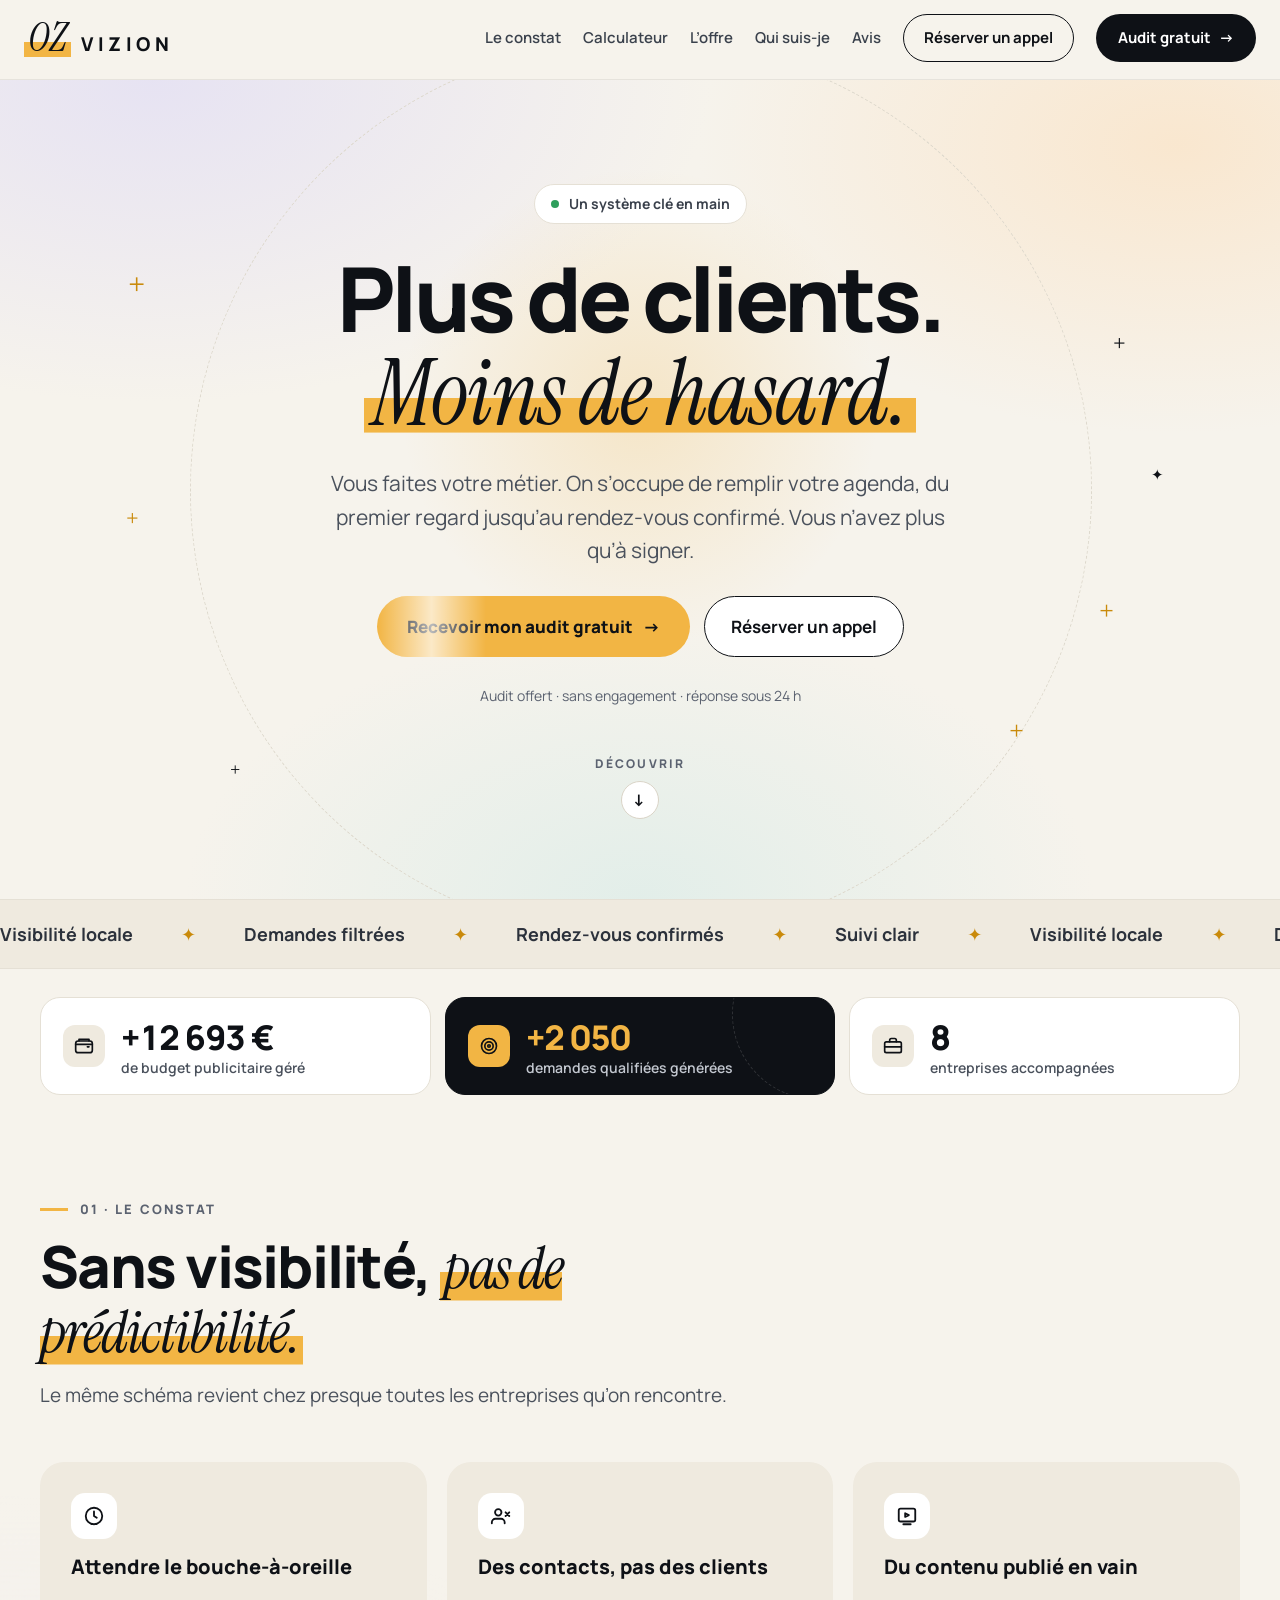
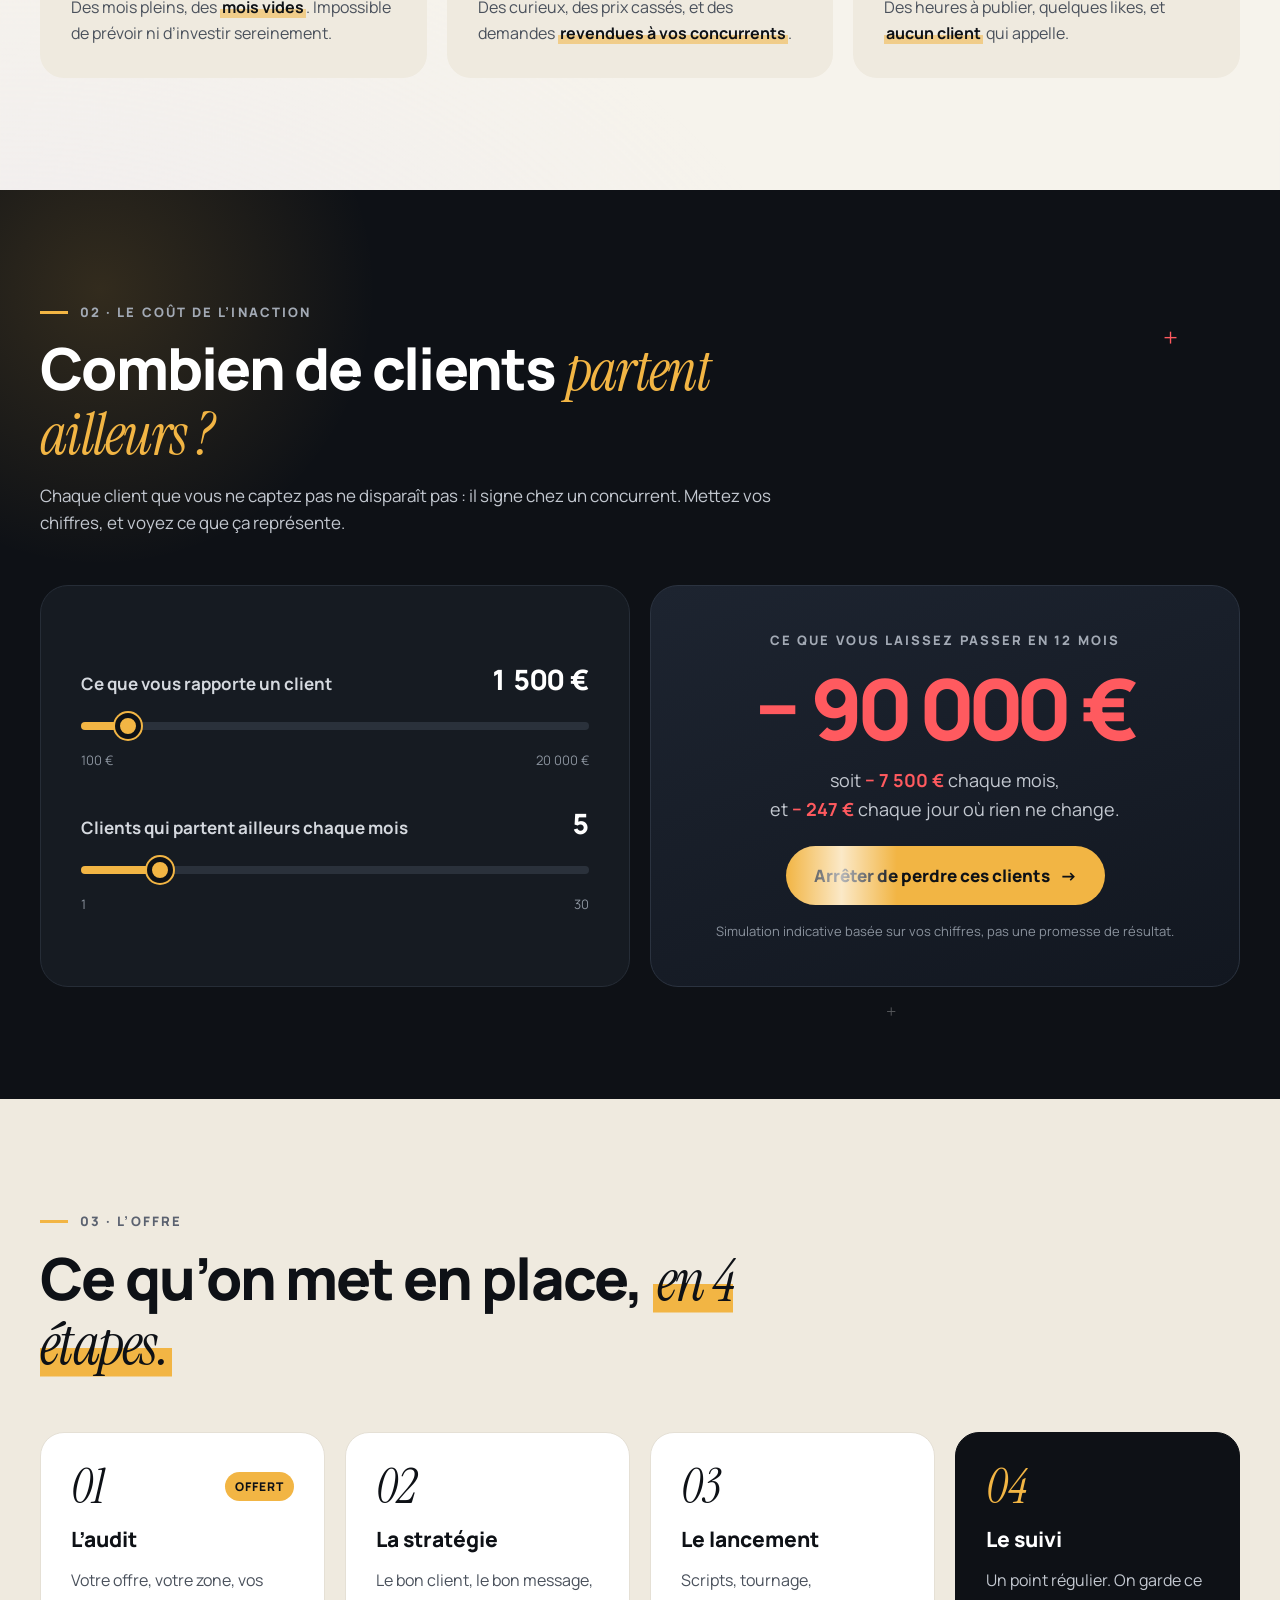
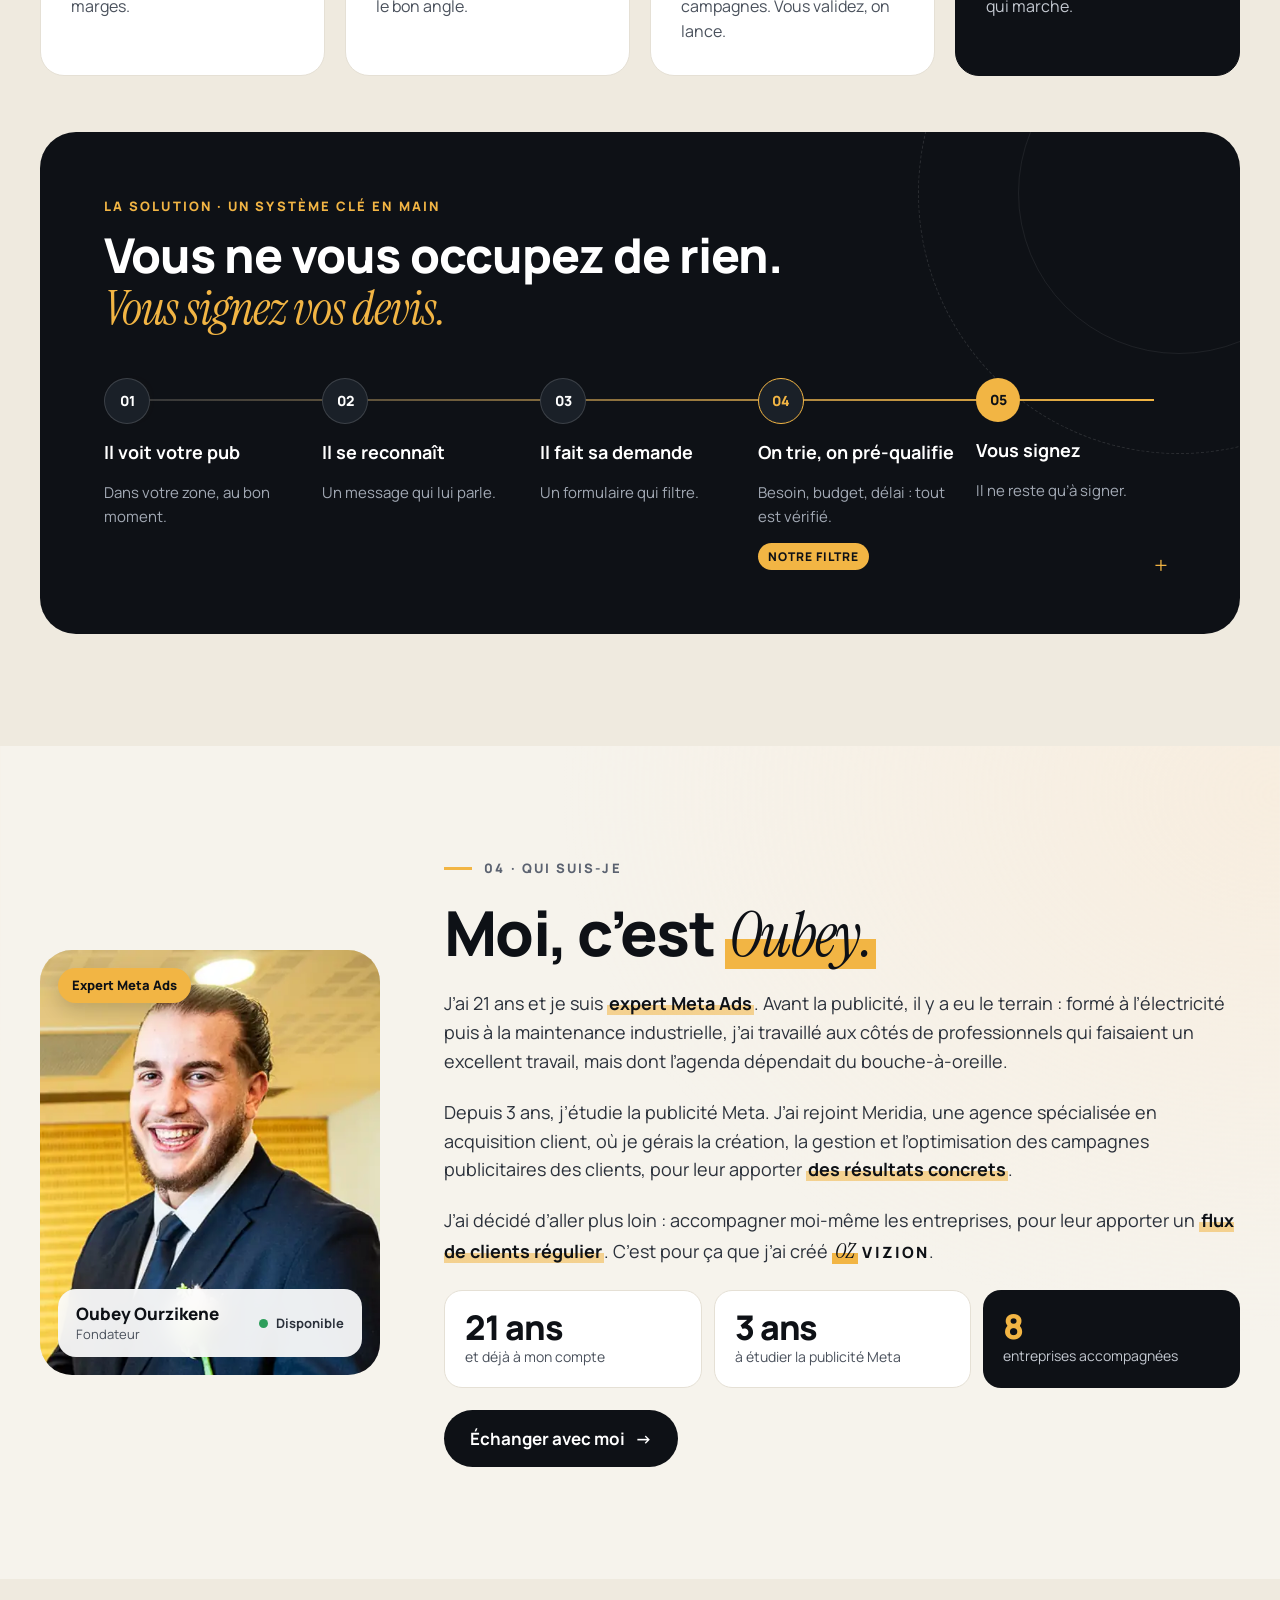
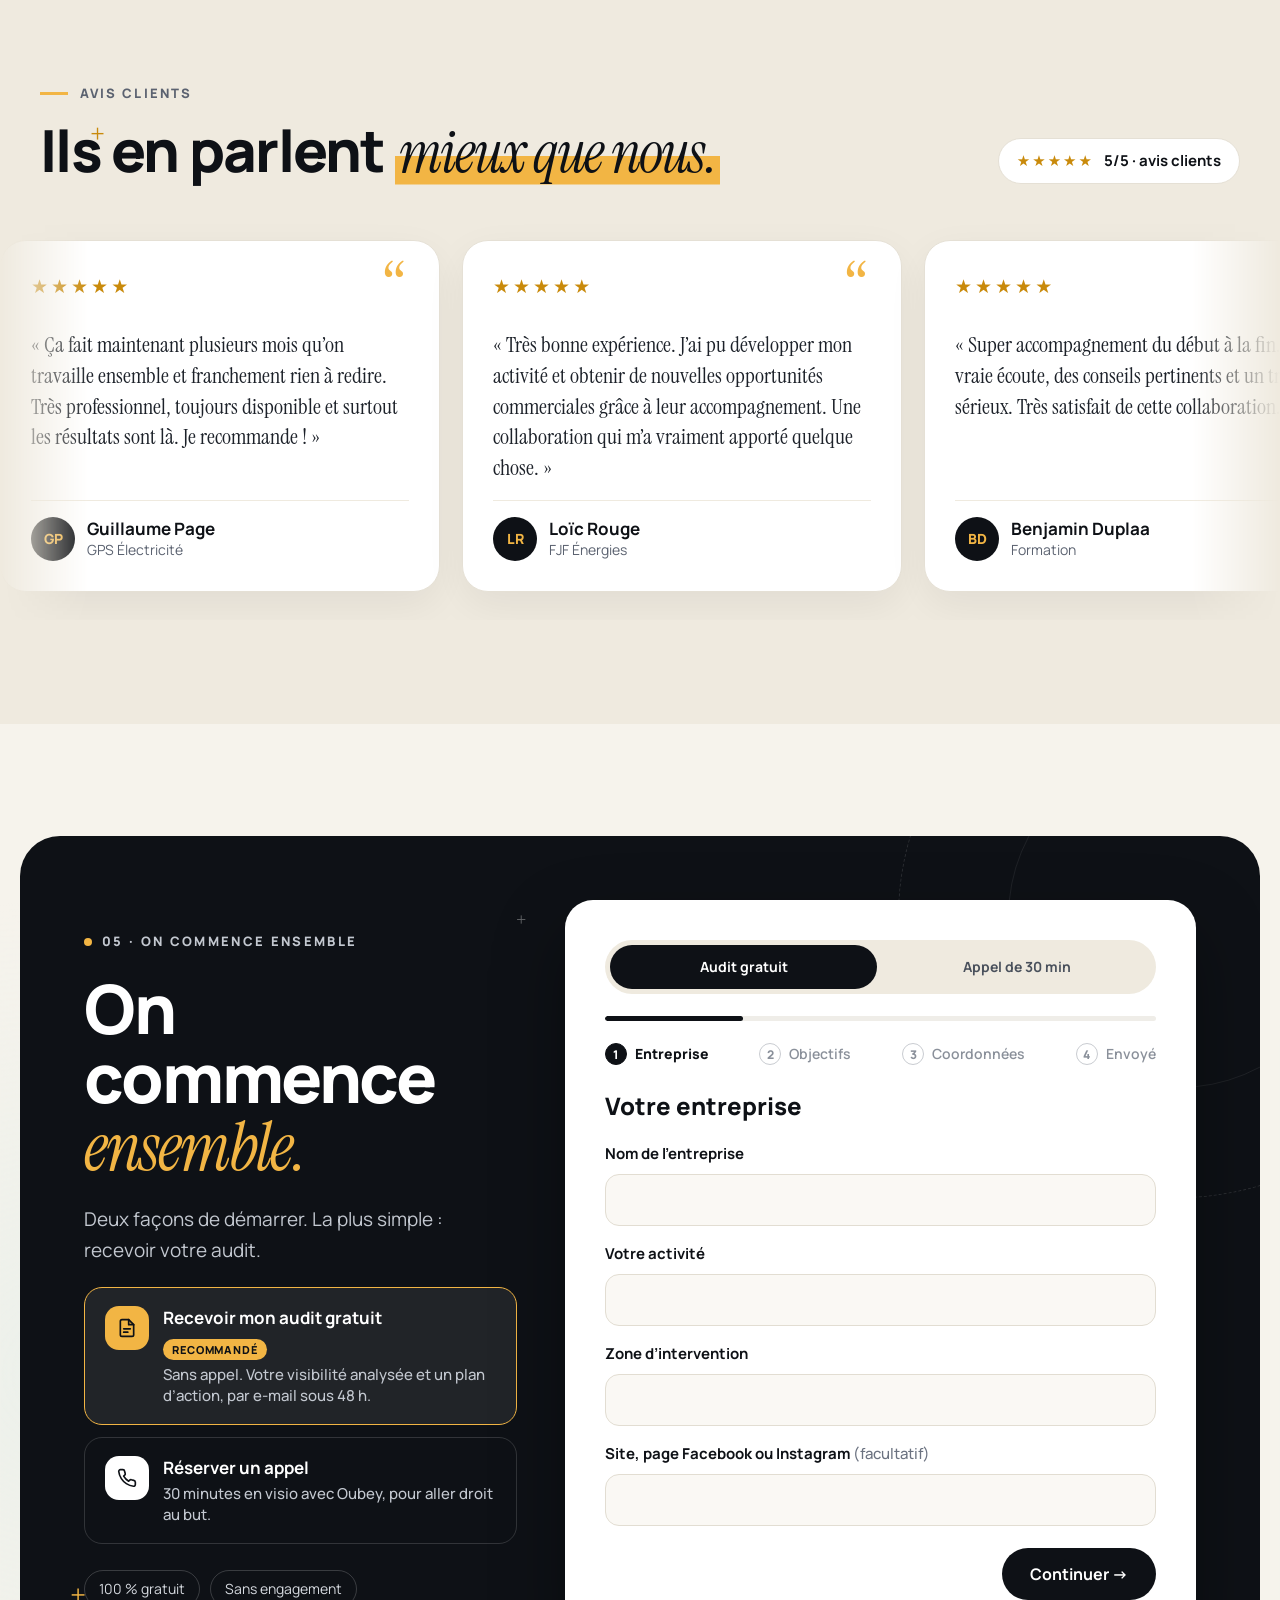
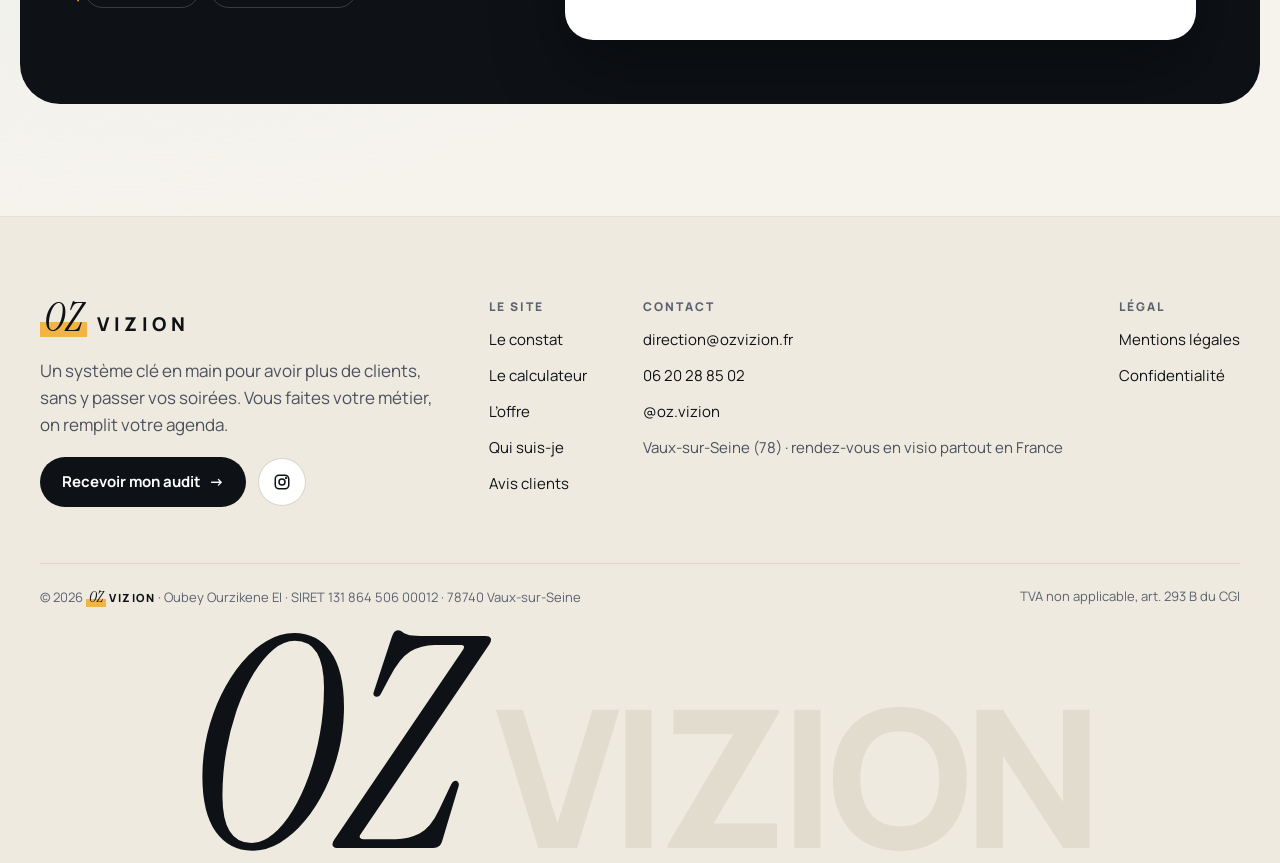
<file: index.html>
<!doctype html>
<html lang="fr">
<head>
<meta charset="utf-8">
<meta name="viewport" content="width=device-width, initial-scale=1">
<title>OZ Vizion · Plus de clients. Moins de hasard.</title>
<meta name="description" content="OZ Vizion : un système d’acquisition client clé en main avec la publicité Meta. Des demandes qualifiées chaque semaine, vous n’avez plus qu’à signer. Audit offert.">
<meta name="theme-color" content="#0E1116">
<meta property="og:type" content="website">
<meta property="og:site_name" content="OZ Vizion">
<meta property="og:title" content="OZ Vizion · Plus de clients. Moins de hasard.">
<meta property="og:description" content="OZ Vizion : un système d’acquisition client clé en main avec la publicité Meta. Des demandes qualifiées chaque semaine, vous n’avez plus qu’à signer. Audit offert.">
<meta property="og:image" content="https://ozvizion.fr/oubey-ourzikene.webp">
<link rel="icon" href="data:image/svg+xml,%3Csvg xmlns=%27http://www.w3.org/2000/svg%27 viewBox=%270 0 64 64%27%3E%3Crect width=%2764%27 height=%2764%27 rx=%2714%27 fill=%27%230E1116%27/%3E%3Crect x=%2710%27 y=%2738%27 width=%2744%27 height=%2710%27 fill=%27%23F2B544%27/%3E%3Ctext x=%2732%27 y=%2744%27 text-anchor=%27middle%27 font-family=%27Georgia,serif%27 font-style=%27italic%27 font-size=%2732%27 fill=%27white%27%3EOZ%3C/text%3E%3C/svg%3E">
<link rel="preconnect" href="https://fonts.googleapis.com">
<link rel="preconnect" href="https://fonts.gstatic.com" crossorigin>
<link rel="stylesheet" href="https://fonts.googleapis.com/css2?family=Instrument+Serif:ital@0;1&amp;family=Manrope:wght@400;500;600;700;800&amp;display=swap">
<style>
body{margin:0;background:#F6F3EC}
a{color:#0E1116}a:hover{color:#8A5A00}
@keyframes vzmarquee{from{transform:translateX(0)}to{transform:translateX(-50%)}}
@keyframes vzfade{from{opacity:0;transform:translateY(36px)}to{opacity:1;transform:none}}
@keyframes vzrise{from{opacity:0;transform:translateY(28px);filter:blur(6px)}to{opacity:1;transform:none;filter:blur(0)}}
@keyframes vzmark{from{background-size:0% 38%}to{background-size:100% 38%}}
@keyframes vzgrow{from{transform:scaleX(0)}to{transform:scaleX(1)}}
@keyframes vzzoom{from{transform:scale(1.12)}to{transform:scale(1)}}
@keyframes vzspin{to{transform:rotate(360deg)}}
@keyframes vzpulse{0%{box-shadow:0 0 0 0 rgba(46,158,91,.45)}70%{box-shadow:0 0 0 10px rgba(46,158,91,0)}100%{box-shadow:0 0 0 0 rgba(46,158,91,0)}}
@keyframes vzglow{0%,100%{opacity:.35}50%{opacity:.8}}
@keyframes vzshine{0%{transform:translateX(-160%) skewX(-20deg)}55%,100%{transform:translateX(360%) skewX(-20deg)}}
@keyframes vzping{0%{box-shadow:0 0 0 0 rgba(242,181,68,.6)}80%,100%{box-shadow:0 0 0 16px rgba(242,181,68,0)}}
@keyframes vzgtred{0%,100%{text-shadow:0 0 0 rgba(255,90,95,0)}50%{text-shadow:0 0 38px rgba(255,90,95,.55)}}
@keyframes vzwiggle{0%,100%{transform:rotate(0)}30%{transform:rotate(-12deg) scale(1.1)}60%{transform:rotate(9deg) scale(1.1)}}
@keyframes vzpop{from{opacity:0;transform:translateY(24px) scale(.9)}to{opacity:1;transform:none}}
@keyframes vzhead{to{box-shadow:0 10px 30px rgba(14,17,22,.08);background-color:#F6F3EC}}
@keyframes vzleft{from{transform:translateX(-10%)}to{transform:translateX(6%)}}
@keyframes vzright{from{transform:translateX(10%)}to{transform:translateX(-6%)}}
@keyframes vzbar{from{width:0}to{width:28px}}
@keyframes vzbounce{0%,100%{transform:translateY(0)}50%{transform:translateY(7px)}}
@keyframes vzdrift{0%{transform:translate(0,0) rotate(0deg)}25%{transform:translate(16px,-14px) rotate(90deg)}50%{transform:translate(4px,-30px) rotate(180deg)}75%{transform:translate(-14px,-12px) rotate(270deg)}100%{transform:translate(0,0) rotate(360deg)}}
@keyframes vztravel{0%{left:22px;opacity:0}8%{opacity:1}92%{opacity:1}100%{left:calc(100% - 30px);opacity:0}}
@keyframes vzfloat{0%,100%{transform:translateY(0)}50%{transform:translateY(-7px)}}
.vz-track{display:flex;align-items:center;gap:48px;width:max-content;animation:vzmarquee 30s linear infinite}
.vz-reviews{display:flex;gap:22px;width:max-content;animation:vzmarquee 46s linear infinite;padding:16px 0 28px}
.vz-in{animation:vzrise .9s cubic-bezier(.2,.7,.2,1) both}
.vz-word{display:inline-block;animation:vzrise .8s cubic-bezier(.2,.7,.2,1) both}
.vz-mark-in{animation:vzmark 1s cubic-bezier(.6,0,.2,1) 1.05s both}
.vz-pulse{animation:vzpulse 2s ease-out infinite}
.vz-spin{animation:vzspin 60s linear infinite}
.vz-glow{animation:vzglow 4s ease-in-out infinite}
.vz-ping{animation:vzping 2.4s ease-out infinite}
.vz-glowred{animation:vzgtred 2.6s ease-in-out infinite}
.vz-drift{display:inline-block;animation:vzdrift 8s ease-in-out infinite;padding:22px;margin:-22px;cursor:default;user-select:none;transition:rotate .8s cubic-bezier(.2,.7,.2,1), scale .8s cubic-bezier(.2,.7,.2,1), color .4s ease}
.vz-drift:hover{rotate:270deg;scale:1.9}
@keyframes vzshim{0%{background-position:-400px 0}100%{background-position:400px 0}}
.vz-skel{display:block;background:linear-gradient(90deg,#EFEADF 0%,#FBF9F5 50%,#EFEADF 100%);background-size:800px 100%;animation:vzshim 1.6s linear infinite;border-radius:10px}
.vz-float{animation:vzfloat 4s ease-in-out infinite}
.vz-scroll{animation:vzbounce 1.6s ease-in-out infinite}
.vz-travel{position:absolute;top:18px;left:22px;width:8px;height:8px;border-radius:50%;background:#F2B544;box-shadow:0 0 14px 5px rgba(242,181,68,.55);animation:vztravel 3.6s cubic-bezier(.45,0,.2,1) infinite;pointer-events:none}
.vz-card{position:relative;transition:transform .35s cubic-bezier(.2,.7,.2,1), box-shadow .35s ease, border-color .35s ease}
.vz-card:hover{transform:translateY(-6px);box-shadow:0 24px 54px rgba(14,17,22,.10)}
.vz-card::before{content:"";position:absolute;left:28px;right:28px;top:-1px;height:3px;border-radius:0 0 4px 4px;background:#F2B544;transform:scaleX(0);transform-origin:0 50%;transition:transform .45s cubic-bezier(.2,.7,.2,1);z-index:2}
.vz-card:hover::before{transform:scaleX(1)}
.vz-card:hover .vz-ico{animation:vzwiggle .6s ease}
.vz-btn{transition:transform .2s ease, box-shadow .2s ease}
.vz-btn:hover{transform:translateY(-2px);box-shadow:0 12px 26px rgba(14,17,22,.2)}
.vz-arrow{display:inline-block;transition:transform .25s ease}
.vz-btn:hover .vz-arrow{transform:translateX(5px)}
.vz-shine{position:relative;overflow:hidden;isolation:isolate}
.vz-shine::after{content:"";position:absolute;top:0;bottom:0;left:0;width:35%;background:linear-gradient(90deg,transparent,rgba(255,255,255,.7),transparent);animation:vzshine 3.4s ease-in-out infinite;pointer-events:none}
.vz-nav{position:relative}
.vz-nav::after{content:"";position:absolute;left:0;right:0;bottom:-4px;height:2px;background:#F2B544;transform:scaleX(0);transform-origin:0 50%;transition:transform .3s ease}
.vz-nav:hover::after{transform:scaleX(1)}
.vz-chip{transition:transform .2s ease, background-color .2s ease, border-color .2s ease}
.vz-chip:hover{transform:translateY(-2px)}
.vz-progress{transform:scaleX(0);transform-origin:0 50%}
.vz-range{-webkit-appearance:none;appearance:none;height:8px;border-radius:999px;outline:none;cursor:pointer;margin:14px 0;touch-action:none}
.vz-range::-webkit-slider-thumb{-webkit-appearance:none;appearance:none;width:26px;height:26px;border-radius:50%;background:#F2B544;border:5px solid #0E1116;box-shadow:0 0 0 2px #F2B544;transition:transform .15s ease, box-shadow .2s ease;cursor:grab}
.vz-range::-moz-range-thumb{width:16px;height:16px;border-radius:50%;background:#F2B544;border:5px solid #0E1116;box-shadow:0 0 0 2px #F2B544;transition:transform .15s ease, box-shadow .2s ease;cursor:grab}
.vz-range::-moz-range-track{background:transparent}
.vz-range:hover::-webkit-slider-thumb{transform:scale(1.15);box-shadow:0 0 0 2px #F2B544,0 0 0 9px rgba(242,181,68,.18)}
.vz-range:hover::-moz-range-thumb{transform:scale(1.15);box-shadow:0 0 0 2px #F2B544,0 0 0 9px rgba(242,181,68,.18)}
.vz-range:active::-webkit-slider-thumb{cursor:grabbing;transform:scale(1.25);box-shadow:0 0 0 2px #F2B544,0 0 0 12px rgba(242,181,68,.22),0 0 26px rgba(242,181,68,.65)}
.vz-range:active::-moz-range-thumb{cursor:grabbing;transform:scale(1.25);box-shadow:0 0 0 2px #F2B544,0 0 0 12px rgba(242,181,68,.22),0 0 26px rgba(242,181,68,.65)}
.vz-range:focus-visible::-webkit-slider-thumb{box-shadow:0 0 0 2px #F2B544,0 0 0 6px #FFFFFF}
.vz-range:focus-visible::-moz-range-thumb{box-shadow:0 0 0 2px #F2B544,0 0 0 6px #FFFFFF}
#commencer input[type=text],#commencer input[type=tel],#commencer input[type=email],#commencer input[type=url]{transition:border-color .2s ease, box-shadow .2s ease, background-color .2s ease}
#commencer input[type=text]:focus,#commencer input[type=tel]:focus,#commencer input[type=email]:focus,#commencer input[type=url]:focus{outline:none;border-color:#0E1116 !important;background-color:#FFFFFF !important;box-shadow:0 0 0 4px rgba(242,181,68,.35)}
@supports (animation-timeline: view()){
.vz-reveal{animation:vzfade linear both;animation-timeline:view();animation-range:entry 0% entry 30%}
.vz-d1{animation-range:entry 5% entry 38%}
.vz-d2{animation-range:entry 10% entry 46%}
.vz-d3{animation-range:entry 15% entry 54%}
.vz-d4{animation-range:entry 20% entry 62%}
.vz-mark{animation:vzmark linear both;animation-timeline:view();animation-range:entry 30% cover 40%}
.vz-line{transform-origin:0 50%;animation:vzgrow linear both;animation-timeline:view();animation-range:entry 20% cover 45%}
.vz-zoom{animation:vzzoom linear both;animation-timeline:view();animation-range:entry 0% cover 50%}
.vz-pop{animation:vzpop linear both;animation-timeline:view();animation-range:entry 10% entry 45%}
.vz-pop2{animation:vzpop linear both;animation-timeline:view();animation-range:entry 20% entry 55%}
.vz-pop3{animation:vzpop linear both;animation-timeline:view();animation-range:entry 30% entry 65%}
.vz-left{animation:vzleft linear both;animation-timeline:view();animation-range:cover 0% cover 100%}
.vz-right{animation:vzright linear both;animation-timeline:view();animation-range:cover 0% cover 100%}
.vz-bar{animation:vzbar linear both;animation-timeline:view();animation-range:entry 30% entry 70%}
}
@supports (animation-timeline: scroll()){
.vz-progress{animation:vzgrow linear both;animation-timeline:scroll(root)}
.vz-head{animation:vzhead linear both;animation-timeline:scroll(root);animation-range:0px 240px}
}
@media (prefers-reduced-motion: reduce){.vz-skel,.vz-track,.vz-reviews,.vz-in,.vz-word,.vz-mark-in,.vz-pulse,.vz-spin,.vz-glow,.vz-ping,.vz-glowred,.vz-drift,.vz-float,.vz-scroll,.vz-reveal,.vz-mark,.vz-line,.vz-zoom,.vz-pop,.vz-pop2,.vz-pop3,.vz-left,.vz-right,.vz-bar,.vz-head,.vz-shine::after{animation:none}.vz-travel{display:none}}

html{scroll-behavior:smooth;scroll-padding-top:96px}
[hidden]{display:none !important}
.vz-opt{display:flex;gap:14px;align-items:flex-start;width:100%;text-align:left;padding:18px 20px;border-radius:18px;font-family:inherit;color:#FFFFFF;cursor:pointer;background:transparent;border:1.5px solid rgba(255,255,255,.15);transition:background-color .3s ease,border-color .3s ease}
.vz-opt.is-on{background:rgba(255,255,255,.08);border-color:#F2B544}
.vz-seg{flex:1 1 0;min-height:44px;border:none;border-radius:999px;padding:10px 14px;font-family:inherit;font-size:14px;font-weight:700;cursor:pointer;background:transparent;color:#4A515C;transition:background-color .3s ease,color .3s ease}
.vz-seg.is-on{background:#0E1116;color:#FFFFFF}
.vz-field{display:flex;flex-direction:column;gap:8px}
.vz-field label{font-weight:700;font-size:15px}
.vz-input{font-family:inherit;font-size:16px;padding:14px 16px;border-radius:14px;border:1px solid #E2DDD2;background:#FAF8F4;color:#0E1116;width:100%;box-sizing:border-box;transition:border-color .2s ease,box-shadow .2s ease,background-color .2s ease}
.vz-input:focus{outline:none;border-color:#0E1116;background:#FFFFFF;box-shadow:0 0 0 4px rgba(242,181,68,.35)}
.vz-radio{position:relative}
.vz-radio input{position:absolute;opacity:0;width:1px;height:1px}
.vz-radio span{display:inline-flex;align-items:center;font-size:15px;font-weight:600;padding:11px 18px;min-height:44px;box-sizing:border-box;border-radius:999px;border:1.5px solid #E2DDD2;background:#FAF8F4;color:#0E1116;cursor:pointer;transition:transform .2s ease,background-color .2s ease,border-color .2s ease}
.vz-radio span:hover{transform:translateY(-2px)}
.vz-radio input:checked + span{background:#0E1116;color:#FFFFFF;border-color:#0E1116;font-weight:700}
.vz-radio input:focus-visible + span{box-shadow:0 0 0 3px rgba(242,181,68,.6)}
.vz-tab{display:inline-flex;align-items:center;gap:8px;font-size:14px;font-weight:600;color:#8A909A}
.vz-tab b{width:22px;height:22px;border-radius:999px;display:inline-flex;align-items:center;justify-content:center;font-size:12px;font-weight:800;border:1.5px solid #C9CCD1;color:#8A909A;box-sizing:border-box}
.vz-tab.is-active{font-weight:800;color:#0E1116}
.vz-tab.is-active b{background:#0E1116;color:#FFFFFF;border-color:#0E1116}
.vz-tab.is-done{color:#0E1116}
.vz-tab.is-done b{background:#F2B544;border-color:#F2B544;color:#0E1116}
.vz-next:disabled{opacity:.6;cursor:wait}
@media (max-width: 960px){header nav .vz-nav{display:none}}
[style*="overflow: hidden"]{overflow:clip !important}
@media (max-width: 600px){#top .vz-drift{display:none}}
@media (max-width: 560px){header nav a.vz-btn{padding:10px 14px !important;font-size:14px}}
</style>
</head>
<body>



<div style="background: radial-gradient(1400px 900px at 0% 28%, rgba(226,222,246,0.35), rgba(226,222,246,0) 60%), radial-gradient(1200px 900px at 100% 55%, rgba(250,229,204,0.4), rgba(250,229,204,0) 60%), radial-gradient(1200px 800px at 10% 85%, rgba(212,234,231,0.3), rgba(212,234,231,0) 60%), #F6F3EC; color: #0E1116; font-family: 'Manrope', system-ui, sans-serif; font-size: 17px; line-height: 1.6; min-height: 100vh">

<!-- HEADER -->
<header class="vz-head" style="position: sticky; top: 0; z-index: 50; background: #F6F3EC; border-bottom: 1px solid rgba(14,17,22,0.07)">
<div style="max-width: 1240px; margin: 0 auto; padding: 14px 24px; display: flex; flex-wrap: wrap; align-items: center; justify-content: space-between; gap: 16px">
<a href="#top" style="display: flex; align-items: baseline; gap: 10px; text-decoration: none; color: #0E1116">
<span style="font-family: 'Instrument Serif', serif; font-style: italic; font-size: 40px; line-height: 1; padding: 0 4px; background: linear-gradient(transparent 62%, #F2B544 62%)">OZ</span>
<span style="font-size: 19px; font-weight: 800; letter-spacing: 0.24em">VIZION</span>
</a>
<nav style="display: flex; flex-wrap: wrap; align-items: center; gap: 22px; font-size: 15px; font-weight: 600">
<a href="#constat" class="vz-nav" style="color: #3A414C; text-decoration: none">Le constat</a>
<a href="#inaction" class="vz-nav" style="color: #3A414C; text-decoration: none">Calculateur</a>
<a href="#offre" class="vz-nav" style="color: #3A414C; text-decoration: none">L’offre</a>
<a href="#moi" class="vz-nav" style="color: #3A414C; text-decoration: none">Qui suis-je</a>
<a href="#avis" class="vz-nav" style="color: #3A414C; text-decoration: none">Avis</a>
<a href="#commencer" data-pick="call" class="vz-btn" style="background: transparent; color: #0E1116; text-decoration: none; font-weight: 700; padding: 11px 20px; border-radius: 999px; border: 1.5px solid #0E1116; min-height: 44px; box-sizing: border-box; display: inline-flex; align-items: center">Réserver un appel</a>
<a href="#commencer" data-pick="audit" class="vz-btn" style="background: #0E1116; color: #FFFFFF; text-decoration: none; font-weight: 700; padding: 12px 22px; border-radius: 999px; min-height: 44px; box-sizing: border-box; display: inline-flex; align-items: center; gap: 8px">Audit gratuit <span class="vz-arrow" aria-hidden="true">→</span></a>
</nav>
</div>
<div class="vz-progress" aria-hidden="true" style="height: 3px; background: #F2B544"></div>
</header>

<!-- HERO -->
<section id="top" style="padding: 104px 0 80px; position: relative; overflow: hidden; background: radial-gradient(900px 520px at 12% 0%, rgba(222,218,246,0.65), rgba(222,218,246,0) 62%), radial-gradient(800px 480px at 92% 8%, rgba(250,228,200,0.8), rgba(250,228,200,0) 60%), radial-gradient(700px 420px at 50% 100%, rgba(210,234,231,0.55), rgba(210,234,231,0) 65%)">
<div aria-hidden="true" class="vz-spin" style="position: absolute; left: 50%; top: 50%; width: 900px; height: 900px; margin: -450px 0 0 -450px; border-radius: 999px; border: 1px dashed #DDD8CC"></div>
<div aria-hidden="true" class="vz-glow" style="position: absolute; left: 50%; top: 40%; width: 520px; height: 520px; margin: -260px 0 0 -260px; border-radius: 999px; background: radial-gradient(circle, rgba(242,181,68,0.22), rgba(242,181,68,0) 65%)"></div>
<span aria-hidden="true" class="vz-drift" style="position: absolute; left: 10%; top: 22%; font-size: 30px; font-weight: 300; color: #C98A0B">+</span>
<span aria-hidden="true" class="vz-drift" style="position: absolute; right: 12%; top: 30%; font-size: 22px; font-weight: 300; color: #0E1116; animation-delay: 1.5s">+</span>
<span aria-hidden="true" class="vz-drift" style="position: absolute; left: 18%; bottom: 14%; font-size: 18px; font-weight: 300; color: #0E1116; animation-delay: 3s">+</span>
<span aria-hidden="true" class="vz-drift" style="position: absolute; right: 20%; bottom: 18%; font-size: 26px; font-weight: 300; color: #C98A0B; animation-delay: 4.5s">+</span>
<div style="max-width: 940px; margin: 0 auto; padding: 0 24px; display: flex; flex-direction: column; align-items: center; gap: 28px; text-align: center; position: relative">
<div class="vz-in" style="animation-delay: .05s; display: inline-flex; align-items: center; gap: 10px; background: #FFFFFF; border: 1px solid #E5E0D5; border-radius: 999px; padding: 8px 16px; font-size: 14px; font-weight: 700; color: #3A414C">
<span class="vz-pulse" style="width: 8px; height: 8px; border-radius: 999px; background: #2E9E5B"></span>
Un système clé en main
</div>
<h1 style="margin: 0; font-size: clamp(46px, 7vw, 92px); line-height: 1.02; font-weight: 800; letter-spacing: -0.045em"><span class="vz-word" style="animation-delay: .12s">Plus</span> <span class="vz-word" style="animation-delay: .22s">de</span> <span class="vz-word" style="animation-delay: .32s">clients.</span> <span class="vz-word" style="animation-delay: .5s"><span class="vz-mark-in" style="display: inline-block; white-space: nowrap; font-family: 'Instrument Serif', serif; font-style: italic; font-weight: 400; letter-spacing: -0.01em; padding: 0 8px; background-image: linear-gradient(#F2B544, #F2B544); background-repeat: no-repeat; background-position: 0 88%; background-size: 100% 38%">Moins de hasard.</span></span></h1>
<span aria-hidden="true" class="vz-drift" style="position: absolute; left: -2%; top: 50%; font-size: 22px; font-weight: 300; color: #C98A0B; animation-delay: .8s">+</span>
<span aria-hidden="true" class="vz-drift" style="position: absolute; right: -3%; top: 44%; font-size: 15px; color: #0E1116; animation-delay: 2.4s">✦</span>
<span aria-hidden="true" class="vz-drift" style="position: absolute; right: 2%; top: 64%; font-size: 26px; font-weight: 300; color: #C98A0B; animation-delay: 4s">+</span>
<p class="vz-in" style="animation-delay: .3s; margin: 0; font-size: 21px; color: #4A515C; max-width: 620px">Vous faites votre métier. On s’occupe de remplir votre agenda, du premier regard jusqu’au rendez-vous confirmé. Vous n’avez plus qu’à signer.</p>
<div class="vz-in" style="animation-delay: .45s; display: flex; flex-wrap: wrap; justify-content: center; gap: 14px">
<a href="#commencer" data-pick="audit" class="vz-btn vz-shine" style="background: #F2B544; color: #0E1116; text-decoration: none; font-weight: 800; padding: 17px 30px; border-radius: 999px; font-size: 17px; display: inline-flex; gap: 10px; align-items: center">Recevoir mon audit gratuit <span class="vz-arrow" aria-hidden="true">→</span></a>
<a href="#commencer" data-pick="call" class="vz-btn" style="color: #0E1116; background: #FFFFFF; text-decoration: none; font-weight: 700; padding: 16px 26px; border-radius: 999px; border: 1.5px solid #0E1116; font-size: 17px">Réserver un appel</a>
</div>
<p class="vz-in" style="animation-delay: .6s; margin: 0; font-size: 14px; color: #5B6270">Audit offert · sans engagement · réponse sous 24 h</p>
<a href="#constat" class="vz-in" style="animation-delay: .9s; margin-top: 18px; display: inline-flex; flex-direction: column; align-items: center; gap: 8px; font-size: 12px; font-weight: 800; letter-spacing: 0.18em; color: #5B6270; text-decoration: none">DÉCOUVRIR<span class="vz-scroll" aria-hidden="true" style="width: 36px; height: 36px; border-radius: 999px; border: 1.5px solid #D9D3C6; background: #FFFFFF; display: inline-flex; align-items: center; justify-content: center; color: #0E1116; font-size: 16px">↓</span></a>
</div>
</section>

<section aria-label="Nos engagements" style="border-top: 1px solid #E5E0D5; border-bottom: 1px solid #E5E0D5; background: #EFEADF; overflow: hidden">
<div style="padding: 20px 0">
<div class="vz-track" style="font-size: 18px; font-weight: 700; color: #2B313B; white-space: nowrap">
<span>Visibilité locale</span><span aria-hidden="true" style="color: #C98A0B">✦</span>
<span>Demandes filtrées</span><span aria-hidden="true" style="color: #C98A0B">✦</span>
<span>Rendez-vous confirmés</span><span aria-hidden="true" style="color: #C98A0B">✦</span>
<span>Suivi clair</span><span aria-hidden="true" style="color: #C98A0B">✦</span>
<span>Visibilité locale</span><span aria-hidden="true" style="color: #C98A0B">✦</span>
<span>Demandes filtrées</span><span aria-hidden="true" style="color: #C98A0B">✦</span>
<span>Rendez-vous confirmés</span><span aria-hidden="true" style="color: #C98A0B">✦</span>
<span>Suivi clair</span><span aria-hidden="true" style="color: #C98A0B">✦</span>
<span aria-hidden="true">Visibilité locale</span><span aria-hidden="true" style="color: #C98A0B">✦</span>
<span aria-hidden="true">Demandes filtrées</span><span aria-hidden="true" style="color: #C98A0B">✦</span>
<span aria-hidden="true">Rendez-vous confirmés</span><span aria-hidden="true" style="color: #C98A0B">✦</span>
<span aria-hidden="true">Suivi clair</span><span aria-hidden="true" style="color: #C98A0B">✦</span>
<span aria-hidden="true">Visibilité locale</span><span aria-hidden="true" style="color: #C98A0B">✦</span>
<span aria-hidden="true">Demandes filtrées</span><span aria-hidden="true" style="color: #C98A0B">✦</span>
<span aria-hidden="true">Rendez-vous confirmés</span><span aria-hidden="true" style="color: #C98A0B">✦</span>
<span aria-hidden="true">Suivi clair</span><span aria-hidden="true" style="color: #C98A0B">✦</span>
</div>
</div>
</section>

<!-- PREUVES (chiffres) -->
<section id="vz-proof" aria-label="Nos résultats" style="padding: 28px 0 0">
<div style="max-width: 1200px; margin: 0 auto; padding: 0 24px">
<div style="display: grid; grid-template-columns: repeat(auto-fit, minmax(250px, 1fr)); gap: 14px">
<div class="vz-card vz-reveal" style="background: #FFFFFF; border: 1px solid #E5E0D5; border-radius: 20px; padding: 18px 22px; display: flex; align-items: center; gap: 16px">
<span class="vz-ico" style="width: 42px; height: 42px; border-radius: 12px; background: #EFEADF; display: flex; align-items: center; justify-content: center; flex-shrink: 0"><svg aria-hidden="true" width="20" height="20" viewBox="0 0 24 24" fill="none" stroke="#0E1116" stroke-width="2" stroke-linecap="round" stroke-linejoin="round"><rect x="2" y="6" width="20" height="14" rx="3"></rect><path d="M16 13h2M2 10h20M6 6V4h12v2"></path></svg></span>
<div style="display: flex; flex-direction: column; line-height: 1.25"><span style="font-size: clamp(26px, 2.8vw, 34px); font-weight: 800; letter-spacing: -0.03em; font-variant-numeric: tabular-nums"><span class="vz-count" data-to="13000" data-prefix="+" data-suffix=" €">+13 000 €</span></span><span style="font-size: 14px; color: #4A515C; font-weight: 600">de budget publicitaire géré</span></div>
</div>
<div class="vz-card vz-reveal vz-d1" style="background: #0E1116; color: #FFFFFF; border: 1px solid #0E1116; border-radius: 20px; padding: 18px 22px; display: flex; align-items: center; gap: 16px; overflow: hidden">
<div aria-hidden="true" class="vz-spin" style="position: absolute; right: -70px; top: -70px; width: 170px; height: 170px; border-radius: 999px; border: 1px dashed rgba(255,255,255,0.14)"></div>
<span class="vz-ico" style="width: 42px; height: 42px; border-radius: 12px; background: #F2B544; display: flex; align-items: center; justify-content: center; flex-shrink: 0; position: relative"><svg aria-hidden="true" width="20" height="20" viewBox="0 0 24 24" fill="none" stroke="#0E1116" stroke-width="2" stroke-linecap="round" stroke-linejoin="round"><circle cx="12" cy="12" r="9"></circle><circle cx="12" cy="12" r="5"></circle><circle cx="12" cy="12" r="1.5"></circle></svg></span>
<div style="display: flex; flex-direction: column; line-height: 1.25; position: relative"><span style="font-size: clamp(26px, 2.8vw, 34px); font-weight: 800; letter-spacing: -0.03em; color: #F2B544; font-variant-numeric: tabular-nums"><span class="vz-count" data-to="2100" data-prefix="+">+2 100</span></span><span style="font-size: 14px; color: #C3C8D0; font-weight: 600">demandes qualifiées générées</span></div>
</div>
<div class="vz-card vz-reveal vz-d2" style="background: #FFFFFF; border: 1px solid #E5E0D5; border-radius: 20px; padding: 18px 22px; display: flex; align-items: center; gap: 16px">
<span class="vz-ico" style="width: 42px; height: 42px; border-radius: 12px; background: #EFEADF; display: flex; align-items: center; justify-content: center; flex-shrink: 0"><svg aria-hidden="true" width="20" height="20" viewBox="0 0 24 24" fill="none" stroke="#0E1116" stroke-width="2" stroke-linecap="round" stroke-linejoin="round"><rect x="2" y="7" width="20" height="13" rx="2"></rect><path d="M16 7V5a2 2 0 0 0-2-2h-4a2 2 0 0 0-2 2v2M2 13h20"></path></svg></span>
<div style="display: flex; flex-direction: column; line-height: 1.25"><span style="font-size: clamp(26px, 2.8vw, 34px); font-weight: 800; letter-spacing: -0.03em; font-variant-numeric: tabular-nums"><span class="vz-count" data-to="8">8</span></span><span style="font-size: 14px; color: #4A515C; font-weight: 600">entreprises accompagnées</span></div>
</div>
</div>
</div>
</section>

<!-- 01 LE CONSTAT -->
<section id="constat" style="padding: 104px 0 112px">
<div style="max-width: 1200px; margin: 0 auto; padding: 0 24px; display: flex; flex-direction: column; gap: 52px">
<div class="vz-reveal" style="display: flex; flex-direction: column; gap: 16px; max-width: 760px">
<span style="display: inline-flex; align-items: center; gap: 12px; font-size: 13px; font-weight: 800; letter-spacing: 0.16em; color: #5B6270"><span class="vz-bar" style="width: 28px; height: 3px; background: #F2B544"></span>01 · LE CONSTAT</span>
<h2 style="margin: 0; font-size: clamp(34px, 4.6vw, 58px); line-height: 1.05; font-weight: 800; letter-spacing: -0.03em">Sans visibilité, <span class="vz-mark" style="font-family: 'Instrument Serif', serif; font-style: italic; font-weight: 400; padding: 0 4px; background-image: linear-gradient(#F2B544, #F2B544); background-repeat: no-repeat; background-position: 0 88%; background-size: 100% 38%">pas de prédictibilité.</span></h2>
<p style="margin: 0; color: #4A515C; font-size: 19px">Le même schéma revient chez presque toutes les entreprises qu’on rencontre.</p>
</div>
<div style="display: grid; grid-template-columns: repeat(auto-fit, minmax(260px, 1fr)); gap: 20px">
<div class="vz-card vz-reveal" style="background: #EFEADF; border: 1px solid transparent; border-radius: 24px; padding: 30px; display: flex; flex-direction: column; gap: 12px">
<span class="vz-ico" style="width: 46px; height: 46px; border-radius: 14px; background: #FFFFFF; display: flex; align-items: center; justify-content: center"><svg aria-hidden="true" width="22" height="22" viewBox="0 0 24 24" fill="none" stroke="#0E1116" stroke-width="2" stroke-linecap="round" stroke-linejoin="round"><circle cx="12" cy="12" r="9"></circle><path d="M12 7v5l3 2"></path></svg></span>
<h3 style="margin: 0; font-size: 20px; font-weight: 800">Attendre le bouche-à-oreille</h3>
<p style="margin: 0; color: #4A515C; font-size: 16px">Des mois pleins, des <b style="font-weight: 700; color: #0E1116; background: linear-gradient(transparent 58%, rgba(242,181,68,0.55) 58%); padding: 0 2px">mois vides</b>. Impossible de prévoir ni d’investir sereinement.</p>
</div>
<div class="vz-card vz-reveal vz-d1" style="background: #EFEADF; border: 1px solid transparent; border-radius: 24px; padding: 30px; display: flex; flex-direction: column; gap: 12px">
<span class="vz-ico" style="width: 46px; height: 46px; border-radius: 14px; background: #FFFFFF; display: flex; align-items: center; justify-content: center"><svg aria-hidden="true" width="22" height="22" viewBox="0 0 24 24" fill="none" stroke="#0E1116" stroke-width="2" stroke-linecap="round" stroke-linejoin="round"><path d="M16 20v-1a4 4 0 0 0-4-4H6a4 4 0 0 0-4 4v1"></path><circle cx="9" cy="8" r="3.5"></circle><path d="M17 8l4 4M21 8l-4 4"></path></svg></span>
<h3 style="margin: 0; font-size: 20px; font-weight: 800">Des contacts, pas des clients</h3>
<p style="margin: 0; color: #4A515C; font-size: 16px">Des curieux, des prix cassés, et des demandes <b style="font-weight: 700; color: #0E1116; background: linear-gradient(transparent 58%, rgba(242,181,68,0.55) 58%); padding: 0 2px">revendues à vos concurrents</b>.</p>
</div>
<div class="vz-card vz-reveal vz-d2" style="background: #EFEADF; border: 1px solid transparent; border-radius: 24px; padding: 30px; display: flex; flex-direction: column; gap: 12px">
<span class="vz-ico" style="width: 46px; height: 46px; border-radius: 14px; background: #FFFFFF; display: flex; align-items: center; justify-content: center"><svg aria-hidden="true" width="22" height="22" viewBox="0 0 24 24" fill="none" stroke="#0E1116" stroke-width="2" stroke-linecap="round" stroke-linejoin="round"><rect x="3" y="4" width="18" height="14" rx="2"></rect><path d="M10 9l4 2-4 2z"></path><path d="M8 21h8"></path></svg></span>
<h3 style="margin: 0; font-size: 20px; font-weight: 800">Du contenu publié en vain</h3>
<p style="margin: 0; color: #4A515C; font-size: 16px">Des heures à publier, quelques likes, et <b style="font-weight: 700; color: #0E1116; background: linear-gradient(transparent 58%, rgba(242,181,68,0.55) 58%); padding: 0 2px">aucun client</b> qui appelle.</p>
</div>
</div>
</div>
</section>

<!-- 02 CALCULATEUR (composant séparé, pour des curseurs fluides) -->
<section id="inaction" style="padding: 112px 0; background: #0E1116; color: #FFFFFF; position: relative; overflow: hidden; font-family: 'Manrope', system-ui, sans-serif; font-size: 17px; line-height: 1.6">
<span aria-hidden="true" class="vz-drift" style="position: absolute; left: 6%; bottom: 12%; font-size: 30px; font-weight: 300; color: rgba(255,255,255,0.35)">+</span>
<span aria-hidden="true" class="vz-drift" style="position: absolute; right: 8%; top: 14%; font-size: 26px; font-weight: 300; color: #FF5A5F; animation-delay: 2s">+</span>
<span aria-hidden="true" class="vz-drift" style="position: absolute; right: 30%; bottom: 8%; font-size: 18px; font-weight: 300; color: rgba(255,255,255,0.3); animation-delay: 4s">+</span>
<div aria-hidden="true" class="vz-glow" style="position: absolute; left: -200px; top: -200px; width: 600px; height: 600px; border-radius: 999px; background: radial-gradient(circle, rgba(242,181,68,0.16), rgba(242,181,68,0) 65%)"></div>
<div style="max-width: 1200px; margin: 0 auto; padding: 0 24px; display: flex; flex-direction: column; gap: 48px; position: relative">
<div class="vz-reveal" style="display: flex; flex-direction: column; gap: 16px; max-width: 760px">
<span style="display: inline-flex; align-items: center; gap: 12px; font-size: 13px; font-weight: 800; letter-spacing: 0.16em; color: #A3AAB5"><span class="vz-bar" style="width: 28px; height: 3px; background: #F2B544"></span>02 · LE COÛT DE L’INACTION</span>
<h2 style="margin: 0; font-size: clamp(34px, 4.6vw, 58px); line-height: 1.05; font-weight: 800; letter-spacing: -0.03em">Combien de clients <span style="font-family: 'Instrument Serif', serif; font-style: italic; font-weight: 400; color: #F2B544">partent ailleurs ?</span></h2>
<p style="margin: 0; color: #C3C8D0">Chaque client que vous ne captez pas ne disparaît pas : il signe chez un concurrent. Mettez vos chiffres, et voyez ce que ça représente.</p>
</div>
<div style="display: grid; grid-template-columns: repeat(auto-fit, minmax(320px, 1fr)); gap: 20px">
<div class="vz-reveal" style="background: #161B22; border: 1px solid #262D37; border-radius: 28px; padding: clamp(24px, 3.5vw, 40px); display: flex; flex-direction: column; gap: 30px; justify-content: center">
<div style="display: flex; flex-direction: column; gap: 6px">
<div style="display: flex; justify-content: space-between; align-items: baseline; gap: 12px"><label for="vz-value" style="font-weight: 700; color: #D5D9DF">Ce que vous rapporte un client</label><span style="font-size: 28px; font-weight: 800; font-variant-numeric: tabular-nums" id="calc-value-label">1 500 €</span></div>
<input id="vz-value" class="vz-range" type="range" min="100" max="20000" step="50" value="1500">
<div style="display: flex; justify-content: space-between; font-size: 13px; color: #8A929D"><span>100 €</span><span>20 000 €</span></div>
</div>
<div style="display: flex; flex-direction: column; gap: 6px">
<div style="display: flex; justify-content: space-between; align-items: baseline; gap: 12px"><label for="vz-lost" style="font-weight: 700; color: #D5D9DF">Clients qui partent ailleurs chaque mois</label><span style="font-size: 28px; font-weight: 800; font-variant-numeric: tabular-nums" id="calc-lost-label">5</span></div>
<input id="vz-lost" class="vz-range" type="range" min="1" max="30" step="1" value="5">
<div style="display: flex; justify-content: space-between; font-size: 13px; color: #8A929D"><span>1</span><span>30</span></div>
</div>
</div>
<div class="vz-reveal vz-d1" style="background: linear-gradient(160deg, #1D2430, #121720); border: 1px solid #2B3340; border-radius: 28px; padding: clamp(24px, 3.5vw, 44px); display: flex; flex-direction: column; align-items: center; justify-content: center; gap: 16px; text-align: center">
<span style="font-size: 13px; font-weight: 800; letter-spacing: 0.16em; color: #A3AAB5">CE QUE VOUS LAISSEZ PASSER EN 12 MOIS</span>
<span class="vz-glowred" style="font-size: clamp(52px, 7vw, 84px); font-weight: 800; letter-spacing: -0.04em; line-height: 1; color: #FF5A5F; font-variant-numeric: tabular-nums" id="calc-year">− 90 000 €</span>
<p style="margin: 0; color: #C3C8D0; font-size: 18px">soit <b id="calc-month" style="color: #FF5A5F">− 7 500 €</b> chaque mois,<br>et <b id="calc-day" style="color: #FF5A5F">− 247 €</b> chaque jour où rien ne change.</p>
<a href="#commencer" data-pick="audit" class="vz-btn vz-shine" style="margin-top: 6px; background: #F2B544; color: #0E1116; text-decoration: none; font-weight: 800; padding: 16px 28px; border-radius: 999px; display: inline-flex; gap: 10px; align-items: center">Arrêter de perdre ces clients <span class="vz-arrow" aria-hidden="true">→</span></a>
<p style="margin: 0; font-size: 13px; color: #8A929D">Simulation indicative basée sur vos chiffres, pas une promesse de résultat.</p>
</div>
</div>
</div>
</section>

<!-- 03 L'OFFRE + LA SOLUTION -->
<section id="offre" style="padding: 112px 0; background: #EFEADF">
<div style="max-width: 1200px; margin: 0 auto; padding: 0 24px; display: flex; flex-direction: column; gap: 56px">
<div class="vz-reveal" style="display: flex; flex-direction: column; gap: 16px; max-width: 760px">
<span style="display: inline-flex; align-items: center; gap: 12px; font-size: 13px; font-weight: 800; letter-spacing: 0.16em; color: #5B6270"><span class="vz-bar" style="width: 28px; height: 3px; background: #F2B544"></span>03 · L’OFFRE</span>
<h2 style="margin: 0; font-size: clamp(34px, 4.6vw, 58px); line-height: 1.05; font-weight: 800; letter-spacing: -0.03em">Ce qu’on met en place, <span class="vz-mark" style="font-family: 'Instrument Serif', serif; font-style: italic; font-weight: 400; padding: 0 4px; background-image: linear-gradient(#F2B544, #F2B544); background-repeat: no-repeat; background-position: 0 88%; background-size: 100% 38%">en 4 étapes.</span></h2>
</div>
<div style="display: grid; grid-template-columns: repeat(auto-fit, minmax(240px, 1fr)); gap: 20px">
<div class="vz-card vz-reveal" style="background: #FFFFFF; border: 1px solid #E5E0D5; border-radius: 24px; padding: 30px; display: flex; flex-direction: column; gap: 12px">
<div style="display: flex; justify-content: space-between; align-items: center"><span style="font-family: 'Instrument Serif', serif; font-style: italic; font-size: 48px; line-height: 1">01</span><span style="background: #F2B544; color: #0E1116; font-size: 12px; font-weight: 800; letter-spacing: 0.08em; padding: 5px 10px; border-radius: 999px">OFFERT</span></div>
<h3 style="margin: 0; font-size: 21px; font-weight: 800">L’audit</h3>
<p style="margin: 0; color: #4A515C; font-size: 16px">Votre offre, votre zone, vos marges.</p>
</div>
<div class="vz-card vz-reveal vz-d1" style="background: #FFFFFF; border: 1px solid #E5E0D5; border-radius: 24px; padding: 30px; display: flex; flex-direction: column; gap: 12px">
<span style="font-family: 'Instrument Serif', serif; font-style: italic; font-size: 48px; line-height: 1">02</span>
<h3 style="margin: 0; font-size: 21px; font-weight: 800">La stratégie</h3>
<p style="margin: 0; color: #4A515C; font-size: 16px">Le bon client, le bon message, le bon angle.</p>
</div>
<div class="vz-card vz-reveal vz-d2" style="background: #FFFFFF; border: 1px solid #E5E0D5; border-radius: 24px; padding: 30px; display: flex; flex-direction: column; gap: 12px">
<span style="font-family: 'Instrument Serif', serif; font-style: italic; font-size: 48px; line-height: 1">03</span>
<h3 style="margin: 0; font-size: 21px; font-weight: 800">Le lancement</h3>
<p style="margin: 0; color: #4A515C; font-size: 16px">Scripts, tournage, campagnes. Vous validez, on lance.</p>
</div>
<div class="vz-card vz-reveal vz-d3" style="background: #0E1116; color: #FFFFFF; border: 1px solid #0E1116; border-radius: 24px; padding: 30px; display: flex; flex-direction: column; gap: 12px">
<span style="font-family: 'Instrument Serif', serif; font-style: italic; font-size: 48px; line-height: 1; color: #F2B544">04</span>
<h3 style="margin: 0; font-size: 21px; font-weight: 800">Le suivi</h3>
<p style="margin: 0; color: #C3C8D0; font-size: 16px">Un point régulier. On garde ce qui marche.</p>
</div>
</div>

<div class="vz-reveal" style="background: #0E1116; color: #FFFFFF; border-radius: 36px; padding: clamp(32px, 5vw, 64px); display: flex; flex-direction: column; gap: 44px; position: relative; overflow: hidden">
<div aria-hidden="true" class="vz-spin" style="position: absolute; right: -200px; top: -200px; width: 520px; height: 520px; border-radius: 999px; border: 1px dashed rgba(255,255,255,0.12)"></div>
<div aria-hidden="true" style="position: absolute; right: -100px; top: -100px; width: 320px; height: 320px; border-radius: 999px; border: 1px solid rgba(255,255,255,0.07)"></div>
<span aria-hidden="true" class="vz-drift" style="position: absolute; right: 6%; bottom: 10%; font-size: 24px; font-weight: 300; color: #F2B544; animation-delay: 1s">+</span>
<div style="display: flex; flex-direction: column; gap: 12px; max-width: 680px; position: relative">
<span style="font-size: 13px; font-weight: 800; letter-spacing: 0.16em; color: #F2B544">LA SOLUTION · UN SYSTÈME CLÉ EN MAIN</span>
<h3 style="margin: 0; font-size: clamp(30px, 3.8vw, 48px); line-height: 1.08; font-weight: 800; letter-spacing: -0.02em">Vous ne vous occupez de rien. <span style="font-family: 'Instrument Serif', serif; font-style: italic; font-weight: 400; color: #F2B544">Vous signez vos devis.</span></h3>
</div>
<div style="position: relative">
<div aria-hidden="true" class="vz-line" style="position: absolute; left: 22px; right: 22px; top: 21px; height: 2px; background: linear-gradient(90deg, rgba(255,255,255,0.15), #F2B544)"></div>
<div aria-hidden="true" class="vz-travel"></div>
<div style="display: grid; grid-template-columns: repeat(auto-fit, minmax(150px, 1fr)); gap: 18px; position: relative">
<div class="vz-reveal" style="display: flex; flex-direction: column; gap: 14px"><span class="vz-ping" style="animation-delay: 0s; width: 44px; height: 44px; border-radius: 999px; background: #1A2028; border: 1px solid rgba(255,255,255,0.15); display: flex; align-items: center; justify-content: center; font-weight: 800; font-size: 14px">01</span><b style="font-size: 18px">Il voit votre pub</b><p style="margin: 0; color: #A3AAB5; font-size: 15px">Dans votre zone, au bon moment.</p></div>
<div class="vz-reveal vz-d1" style="display: flex; flex-direction: column; gap: 14px"><span class="vz-ping" style="animation-delay: .6s; width: 44px; height: 44px; border-radius: 999px; background: #1A2028; border: 1px solid rgba(255,255,255,0.15); display: flex; align-items: center; justify-content: center; font-weight: 800; font-size: 14px">02</span><b style="font-size: 18px">Il se reconnaît</b><p style="margin: 0; color: #A3AAB5; font-size: 15px">Un message qui lui parle.</p></div>
<div class="vz-reveal vz-d2" style="display: flex; flex-direction: column; gap: 14px"><span class="vz-ping" style="animation-delay: 1.2s; width: 44px; height: 44px; border-radius: 999px; background: #1A2028; border: 1px solid rgba(255,255,255,0.15); display: flex; align-items: center; justify-content: center; font-weight: 800; font-size: 14px">03</span><b style="font-size: 18px">Il fait sa demande</b><p style="margin: 0; color: #A3AAB5; font-size: 15px">Un formulaire qui filtre.</p></div>
<div class="vz-reveal vz-d3" style="display: flex; flex-direction: column; gap: 14px"><span class="vz-ping" style="animation-delay: 1.8s; width: 44px; height: 44px; border-radius: 999px; background: #1A2028; border: 1.5px solid #F2B544; color: #F2B544; display: flex; align-items: center; justify-content: center; font-weight: 800; font-size: 14px">04</span><b style="font-size: 18px">On trie, on pré-qualifie</b><p style="margin: 0; color: #A3AAB5; font-size: 15px">Besoin, budget, délai : tout est vérifié.</p><span style="align-self: flex-start; font-size: 12px; font-weight: 800; letter-spacing: 0.08em; color: #0E1116; background: #F2B544; padding: 4px 10px; border-radius: 999px">NOTRE FILTRE</span></div>
<div class="vz-reveal vz-d4" style="display: flex; flex-direction: column; gap: 14px"><span class="vz-ping" style="animation-delay: 2.4s; width: 44px; height: 44px; border-radius: 999px; background: #F2B544; color: #0E1116; display: flex; align-items: center; justify-content: center; font-weight: 800; font-size: 14px">05</span><b style="font-size: 18px">Vous signez</b><p style="margin: 0; color: #A3AAB5; font-size: 15px">Il ne reste qu’à signer.</p></div>
</div>
</div>
</div>
</div>
</section>

<!-- 04 QUI SUIS-JE -->
<section id="moi" style="padding: 112px 0">
<div style="max-width: 1200px; margin: 0 auto; padding: 0 24px; display: flex; flex-wrap: wrap; align-items: center; gap: 64px">
<div class="vz-reveal" style="flex: 1 1 340px; min-width: 0; max-width: 450px; position: relative">
<div style="aspect-ratio: 4 / 5; border-radius: 32px; overflow: hidden; background: #E5E0D5">
<img class="vz-zoom" src="oubey-ourzikene.webp" alt="Oubey Ourzikene, fondateur d’OZ Vizion" style="width: 100%; height: 100%; object-fit: cover; object-position: center top; display: block">
</div>
<div class="vz-float" style="position: absolute; top: 18px; left: 18px; background: #F2B544; color: #0E1116; font-size: 13px; font-weight: 800; padding: 7px 14px; border-radius: 999px; box-shadow: 0 8px 20px rgba(14,17,22,0.18)">Expert Meta Ads</div>
<div style="position: absolute; left: 18px; right: 18px; bottom: 18px; background: rgba(255,255,255,0.92); backdrop-filter: blur(10px); -webkit-backdrop-filter: blur(10px); border-radius: 18px; padding: 14px 18px; display: flex; justify-content: space-between; align-items: center; gap: 12px; flex-wrap: wrap">
<div style="display: flex; flex-direction: column; line-height: 1.35"><span style="font-weight: 800">Oubey Ourzikene</span><span style="font-size: 13px; color: #4A515C">Fondateur</span></div>
<span style="display: inline-flex; align-items: center; gap: 8px; font-size: 13px; font-weight: 700; color: #2B313B"><span class="vz-pulse" style="width: 9px; height: 9px; border-radius: 999px; background: #2E9E5B"></span>Disponible</span>
</div>
</div>
<div style="flex: 999 1 460px; min-width: 0; display: flex; flex-direction: column; gap: 22px">
<span class="vz-reveal" style="display: inline-flex; align-items: center; gap: 12px; font-size: 13px; font-weight: 800; letter-spacing: 0.16em; color: #5B6270"><span class="vz-bar" style="width: 28px; height: 3px; background: #F2B544"></span>04 · QUI SUIS-JE</span>
<h2 class="vz-reveal" style="margin: 0; font-size: clamp(36px, 5vw, 62px); line-height: 1.02; font-weight: 800; letter-spacing: -0.03em">Moi, c’est <span class="vz-mark" style="font-family: 'Instrument Serif', serif; font-style: italic; font-weight: 400; padding: 0 4px; background-image: linear-gradient(#F2B544, #F2B544); background-repeat: no-repeat; background-position: 0 88%; background-size: 100% 38%">Oubey.</span></h2>
<p class="vz-reveal" style="margin: 0; color: #2B313B; font-size: 18px">J’ai 21 ans et je suis <b style="font-weight: 700; color: #0E1116; background: linear-gradient(transparent 58%, rgba(242,181,68,0.55) 58%); padding: 0 2px">expert Meta Ads</b>. Avant la publicité, il y a eu le terrain : formé à l’électricité puis à la maintenance industrielle, j’ai travaillé aux côtés de professionnels qui faisaient un excellent travail, mais dont l’agenda dépendait du bouche-à-oreille.</p>
<p class="vz-reveal" style="margin: 0; color: #2B313B; font-size: 18px">Depuis 3 ans, j’étudie la publicité Meta. J’ai rejoint Meridia, une agence spécialisée en acquisition client, où je gérais la création, la gestion et l’optimisation des campagnes publicitaires des clients, pour leur apporter <b style="font-weight: 700; color: #0E1116; background: linear-gradient(transparent 58%, rgba(242,181,68,0.55) 58%); padding: 0 2px">des résultats concrets</b>.</p>
<p class="vz-reveal" style="margin: 0; color: #2B313B; font-size: 18px">J’ai décidé d’aller plus loin : accompagner moi-même les entreprises, pour leur apporter un <b style="font-weight: 700; color: #0E1116; background: linear-gradient(transparent 58%, rgba(242,181,68,0.55) 58%); padding: 0 2px">flux de clients régulier</b>. C’est pour ça que j’ai créé <span style="white-space: nowrap; font-weight: 800; color: #0E1116"><span style="font-family: 'Instrument Serif', serif; font-style: italic; font-weight: 400; font-size: 1.15em; padding: 0 3px; background: linear-gradient(transparent 58%, #F2B544 58%)">OZ</span>&nbsp;<span style="letter-spacing: 0.14em; font-size: 0.86em">VIZION</span></span>.</p>
<div class="vz-reveal" style="display: grid; grid-template-columns: repeat(auto-fit, minmax(150px, 1fr)); gap: 12px">
<div class="vz-pop" style="background: #FFFFFF; border: 1px solid #E5E0D5; border-radius: 18px; padding: 18px 20px"><div style="font-size: 34px; font-weight: 800; letter-spacing: -0.03em; line-height: 1.1">21 ans</div><div style="font-size: 14px; color: #4A515C">et déjà à mon compte</div></div>
<div class="vz-pop2" style="background: #FFFFFF; border: 1px solid #E5E0D5; border-radius: 18px; padding: 18px 20px"><div style="font-size: 34px; font-weight: 800; letter-spacing: -0.03em; line-height: 1.1">3 ans</div><div style="font-size: 14px; color: #4A515C">à étudier la publicité Meta</div></div>
<div class="vz-pop3" style="background: #0E1116; color: #FFFFFF; border-radius: 18px; padding: 18px 20px"><div style="font-size: 34px; font-weight: 800; letter-spacing: -0.03em; line-height: 1.1; color: #F2B544">8</div><div style="font-size: 14px; color: #C3C8D0">entreprises accompagnées</div></div>
</div>
<a href="#commencer" data-pick="call" class="vz-btn vz-reveal" style="align-self: flex-start; background: #0E1116; color: #FFFFFF; text-decoration: none; font-weight: 700; padding: 15px 26px; border-radius: 999px; display: inline-flex; gap: 10px; align-items: center">Échanger avec moi <span class="vz-arrow" aria-hidden="true">→</span></a>
</div>
</div>
</section>

<!-- AVIS CLIENTS (défilement continu) -->
<section id="avis" style="padding: 104px 0; background: #EFEADF; overflow: hidden; position: relative">
<span aria-hidden="true" class="vz-drift" style="position: absolute; left: 7%; top: 18%; font-size: 26px; font-weight: 300; color: #C98A0B">+</span>
<span aria-hidden="true" class="vz-drift" style="position: absolute; right: 9%; top: 24%; font-size: 22px; font-weight: 300; color: #0E1116; animation-delay: 2.5s">+</span>
<div style="max-width: 1200px; margin: 0 auto; padding: 0 24px; display: flex; flex-wrap: wrap; justify-content: space-between; align-items: flex-end; gap: 20px; position: relative">
<div class="vz-reveal" style="display: flex; flex-direction: column; gap: 16px; max-width: 760px">
<span style="display: inline-flex; align-items: center; gap: 12px; font-size: 13px; font-weight: 800; letter-spacing: 0.16em; color: #5B6270"><span class="vz-bar" style="width: 28px; height: 3px; background: #F2B544"></span>AVIS CLIENTS</span>
<h2 style="margin: 0; font-size: clamp(34px, 4.6vw, 58px); line-height: 1.05; font-weight: 800; letter-spacing: -0.03em">Ils en parlent <span class="vz-mark" style="font-family: 'Instrument Serif', serif; font-style: italic; font-weight: 400; padding: 0 4px; background-image: linear-gradient(#F2B544, #F2B544); background-repeat: no-repeat; background-position: 0 88%; background-size: 100% 38%">mieux que nous.</span></h2>
</div>
<span class="vz-reveal" style="display: inline-flex; align-items: center; gap: 10px; background: #FFFFFF; border: 1px solid #E5E0D5; border-radius: 999px; padding: 10px 18px; font-weight: 700; font-size: 15px"><span style="color: #C98A0B; letter-spacing: 2px">★★★★★</span>5/5 · avis clients</span>
</div>
<div class="vz-reveal" style="margin-top: 40px; overflow: hidden; -webkit-mask-image: linear-gradient(90deg, transparent, #000 7%, #000 93%, transparent); mask-image: linear-gradient(90deg, transparent, #000 7%, #000 93%, transparent)">
<div class="vz-reviews">
<figure class="vz-card" style="margin: 0; width: min(440px, 80vw); flex-shrink: 0; box-sizing: border-box; background: #FFFFFF; border: 1px solid #E5E0D5; border-radius: 26px; padding: 30px; display: flex; flex-direction: column; gap: 16px; box-shadow: 0 14px 40px rgba(14,17,22,0.06)">
<div style="display: flex; justify-content: space-between; align-items: flex-start"><span role="img" aria-label="5 étoiles sur 5" style="color: #C98A0B; font-size: 19px; letter-spacing: 3px">★★★★★</span><span aria-hidden="true" style="font-family: 'Instrument Serif', serif; font-size: 72px; line-height: .6; color: #F2B544">“</span></div>
<blockquote style="margin: 0; font-family: 'Instrument Serif', serif; font-size: 22px; line-height: 1.4; color: #1C2129; flex-grow: 1">« Ça fait maintenant plusieurs mois qu’on travaille ensemble et franchement rien à redire. Très professionnel, toujours disponible et surtout les résultats sont là. Je recommande ! »</blockquote>
<figcaption style="display: flex; align-items: center; gap: 12px; border-top: 1px solid #EFEADF; padding-top: 16px"><span style="width: 44px; height: 44px; border-radius: 999px; background: #0E1116; color: #F2B544; display: flex; align-items: center; justify-content: center; font-weight: 800; font-size: 14px; flex-shrink: 0">GP</span><span style="display: flex; flex-direction: column; line-height: 1.35"><b>Guillaume Page</b><span style="font-size: 14px; color: #5B6270">GPS Électricité</span></span></figcaption>
</figure>
<figure class="vz-card" style="margin: 0; width: min(440px, 80vw); flex-shrink: 0; box-sizing: border-box; background: #FFFFFF; border: 1px solid #E5E0D5; border-radius: 26px; padding: 30px; display: flex; flex-direction: column; gap: 16px; box-shadow: 0 14px 40px rgba(14,17,22,0.06)">
<div style="display: flex; justify-content: space-between; align-items: flex-start"><span role="img" aria-label="5 étoiles sur 5" style="color: #C98A0B; font-size: 19px; letter-spacing: 3px">★★★★★</span><span aria-hidden="true" style="font-family: 'Instrument Serif', serif; font-size: 72px; line-height: .6; color: #F2B544">“</span></div>
<blockquote style="margin: 0; font-family: 'Instrument Serif', serif; font-size: 22px; line-height: 1.4; color: #1C2129; flex-grow: 1">« Très bonne expérience. J’ai pu développer mon activité et obtenir de nouvelles opportunités commerciales grâce à leur accompagnement. Une collaboration qui m’a vraiment apporté quelque chose. »</blockquote>
<figcaption style="display: flex; align-items: center; gap: 12px; border-top: 1px solid #EFEADF; padding-top: 16px"><span style="width: 44px; height: 44px; border-radius: 999px; background: #0E1116; color: #F2B544; display: flex; align-items: center; justify-content: center; font-weight: 800; font-size: 14px; flex-shrink: 0">LR</span><span style="display: flex; flex-direction: column; line-height: 1.35"><b>Loïc Rouge</b><span style="font-size: 14px; color: #5B6270">FJF Énergies</span></span></figcaption>
</figure>
<figure class="vz-card" style="margin: 0; width: min(440px, 80vw); flex-shrink: 0; box-sizing: border-box; background: #FFFFFF; border: 1px solid #E5E0D5; border-radius: 26px; padding: 30px; display: flex; flex-direction: column; gap: 16px; box-shadow: 0 14px 40px rgba(14,17,22,0.06)">
<div style="display: flex; justify-content: space-between; align-items: flex-start"><span role="img" aria-label="5 étoiles sur 5" style="color: #C98A0B; font-size: 19px; letter-spacing: 3px">★★★★★</span><span aria-hidden="true" style="font-family: 'Instrument Serif', serif; font-size: 72px; line-height: .6; color: #F2B544">“</span></div>
<blockquote style="margin: 0; font-family: 'Instrument Serif', serif; font-size: 22px; line-height: 1.4; color: #1C2129; flex-grow: 1">« Super accompagnement du début à la fin. Une vraie écoute, des conseils pertinents et un travail sérieux. Très satisfait de cette collaboration. »</blockquote>
<figcaption style="display: flex; align-items: center; gap: 12px; border-top: 1px solid #EFEADF; padding-top: 16px"><span style="width: 44px; height: 44px; border-radius: 999px; background: #0E1116; color: #F2B544; display: flex; align-items: center; justify-content: center; font-weight: 800; font-size: 14px; flex-shrink: 0">BD</span><span style="display: flex; flex-direction: column; line-height: 1.35"><b>Benjamin Duplaa</b><span style="font-size: 14px; color: #5B6270">Formation</span></span></figcaption>
</figure>
<figure aria-hidden="true" class="vz-card" style="margin: 0; width: min(440px, 80vw); flex-shrink: 0; box-sizing: border-box; background: #FFFFFF; border: 1px solid #E5E0D5; border-radius: 26px; padding: 30px; display: flex; flex-direction: column; gap: 16px; box-shadow: 0 14px 40px rgba(14,17,22,0.06)">
<div style="display: flex; justify-content: space-between; align-items: flex-start"><span role="img" aria-label="5 étoiles sur 5" style="color: #C98A0B; font-size: 19px; letter-spacing: 3px">★★★★★</span><span aria-hidden="true" style="font-family: 'Instrument Serif', serif; font-size: 72px; line-height: .6; color: #F2B544">“</span></div>
<blockquote style="margin: 0; font-family: 'Instrument Serif', serif; font-size: 22px; line-height: 1.4; color: #1C2129; flex-grow: 1">« Ça fait maintenant plusieurs mois qu’on travaille ensemble et franchement rien à redire. Très professionnel, toujours disponible et surtout les résultats sont là. Je recommande ! »</blockquote>
<figcaption style="display: flex; align-items: center; gap: 12px; border-top: 1px solid #EFEADF; padding-top: 16px"><span style="width: 44px; height: 44px; border-radius: 999px; background: #0E1116; color: #F2B544; display: flex; align-items: center; justify-content: center; font-weight: 800; font-size: 14px; flex-shrink: 0">GP</span><span style="display: flex; flex-direction: column; line-height: 1.35"><b>Guillaume Page</b><span style="font-size: 14px; color: #5B6270">GPS Électricité</span></span></figcaption>
</figure>
<figure aria-hidden="true" class="vz-card" style="margin: 0; width: min(440px, 80vw); flex-shrink: 0; box-sizing: border-box; background: #FFFFFF; border: 1px solid #E5E0D5; border-radius: 26px; padding: 30px; display: flex; flex-direction: column; gap: 16px; box-shadow: 0 14px 40px rgba(14,17,22,0.06)">
<div style="display: flex; justify-content: space-between; align-items: flex-start"><span role="img" aria-label="5 étoiles sur 5" style="color: #C98A0B; font-size: 19px; letter-spacing: 3px">★★★★★</span><span aria-hidden="true" style="font-family: 'Instrument Serif', serif; font-size: 72px; line-height: .6; color: #F2B544">“</span></div>
<blockquote style="margin: 0; font-family: 'Instrument Serif', serif; font-size: 22px; line-height: 1.4; color: #1C2129; flex-grow: 1">« Très bonne expérience. J’ai pu développer mon activité et obtenir de nouvelles opportunités commerciales grâce à leur accompagnement. Une collaboration qui m’a vraiment apporté quelque chose. »</blockquote>
<figcaption style="display: flex; align-items: center; gap: 12px; border-top: 1px solid #EFEADF; padding-top: 16px"><span style="width: 44px; height: 44px; border-radius: 999px; background: #0E1116; color: #F2B544; display: flex; align-items: center; justify-content: center; font-weight: 800; font-size: 14px; flex-shrink: 0">LR</span><span style="display: flex; flex-direction: column; line-height: 1.35"><b>Loïc Rouge</b><span style="font-size: 14px; color: #5B6270">FJF Énergies</span></span></figcaption>
</figure>
<figure aria-hidden="true" class="vz-card" style="margin: 0; width: min(440px, 80vw); flex-shrink: 0; box-sizing: border-box; background: #FFFFFF; border: 1px solid #E5E0D5; border-radius: 26px; padding: 30px; display: flex; flex-direction: column; gap: 16px; box-shadow: 0 14px 40px rgba(14,17,22,0.06)">
<div style="display: flex; justify-content: space-between; align-items: flex-start"><span role="img" aria-label="5 étoiles sur 5" style="color: #C98A0B; font-size: 19px; letter-spacing: 3px">★★★★★</span><span aria-hidden="true" style="font-family: 'Instrument Serif', serif; font-size: 72px; line-height: .6; color: #F2B544">“</span></div>
<blockquote style="margin: 0; font-family: 'Instrument Serif', serif; font-size: 22px; line-height: 1.4; color: #1C2129; flex-grow: 1">« Super accompagnement du début à la fin. Une vraie écoute, des conseils pertinents et un travail sérieux. Très satisfait de cette collaboration. »</blockquote>
<figcaption style="display: flex; align-items: center; gap: 12px; border-top: 1px solid #EFEADF; padding-top: 16px"><span style="width: 44px; height: 44px; border-radius: 999px; background: #0E1116; color: #F2B544; display: flex; align-items: center; justify-content: center; font-weight: 800; font-size: 14px; flex-shrink: 0">BD</span><span style="display: flex; flex-direction: column; line-height: 1.35"><b>Benjamin Duplaa</b><span style="font-size: 14px; color: #5B6270">Formation</span></span></figcaption>
</figure>
</div>
</div>
</section>

<!-- 05 ON COMMENCE ENSEMBLE -->
<section id="commencer" style="padding: 112px 0">
<div style="max-width: 1240px; margin: 0 auto; padding: 0 20px">
<div class="vz-reveal" style="background: #0E1116; color: #FFFFFF; border-radius: 40px; padding: clamp(32px, 5vw, 72px); display: flex; flex-wrap: wrap; gap: 48px; align-items: center; position: relative; overflow: hidden">
<div aria-hidden="true" class="vz-spin" style="position: absolute; right: -200px; top: -200px; width: 560px; height: 560px; border-radius: 999px; border: 1px dashed rgba(255,255,255,0.12)"></div>
<div aria-hidden="true" style="position: absolute; right: -90px; top: -90px; width: 340px; height: 340px; border-radius: 999px; border: 1px solid rgba(255,255,255,0.07)"></div>
<span aria-hidden="true" class="vz-drift" style="position: absolute; left: 4%; bottom: 10%; font-size: 28px; font-weight: 300; color: #F2B544">+</span>
<span aria-hidden="true" class="vz-drift" style="position: absolute; left: 40%; top: 8%; font-size: 18px; font-weight: 300; color: rgba(255,255,255,0.35); animation-delay: 3s">+</span>
<div style="flex: 1 1 340px; min-width: 0; display: flex; flex-direction: column; gap: 22px; position: relative">
<span style="display: inline-flex; align-items: center; gap: 10px; font-size: 13px; font-weight: 800; letter-spacing: 0.18em; color: #C3C8D0"><span style="width: 8px; height: 8px; border-radius: 999px; background: #F2B544"></span>05 · ON COMMENCE ENSEMBLE</span>
<h2 style="margin: 0; font-size: clamp(40px, 5.4vw, 68px); line-height: 1.02; font-weight: 800; letter-spacing: -0.03em">On commence <span style="display: block; font-family: 'Instrument Serif', serif; font-style: italic; font-weight: 400; color: #F2B544">ensemble.</span></h2>
<p style="margin: 0; font-size: 19px; color: #C3C8D0">Deux façons de démarrer. La plus simple : recevoir votre audit.</p>
<div style="display: flex; flex-direction: column; gap: 12px">
<button type="button" id="opt-audit" class="vz-opt" data-pick="audit">
<span style="width: 44px; height: 44px; border-radius: 14px; background: #F2B544; display: flex; align-items: center; justify-content: center; flex-shrink: 0"><svg aria-hidden="true" width="20" height="20" viewBox="0 0 24 24" fill="none" stroke="#0E1116" stroke-width="2" stroke-linecap="round" stroke-linejoin="round"><path d="M14 2H6a2 2 0 0 0-2 2v16a2 2 0 0 0 2 2h12a2 2 0 0 0 2-2V8z"></path><path d="M14 2v6h6M8 13h8M8 17h5"></path></svg></span>
<span style="display: flex; flex-direction: column; gap: 4px"><span style="display: flex; align-items: center; gap: 10px; flex-wrap: wrap"><b style="font-size: 17px">Recevoir mon audit gratuit</b><span style="font-size: 11px; font-weight: 800; letter-spacing: 0.08em; color: #0E1116; background: #F2B544; padding: 3px 9px; border-radius: 999px">RECOMMANDÉ</span></span><span style="font-size: 15px; color: #C3C8D0; font-weight: 500">Sans appel. Votre visibilité analysée et un plan d’action, par e-mail sous 48 h.</span></span>
</button>
<button type="button" id="opt-call" class="vz-opt" data-pick="call">
<span style="width: 44px; height: 44px; border-radius: 14px; background: #FFFFFF; display: flex; align-items: center; justify-content: center; flex-shrink: 0"><svg aria-hidden="true" width="20" height="20" viewBox="0 0 24 24" fill="none" stroke="#0E1116" stroke-width="2" stroke-linecap="round" stroke-linejoin="round"><path d="M22 16.9v3a2 2 0 0 1-2.2 2 19.8 19.8 0 0 1-8.6-3.1 19.5 19.5 0 0 1-6-6A19.8 19.8 0 0 1 2.1 4.2 2 2 0 0 1 4.1 2h3a2 2 0 0 1 2 1.7c.1.9.4 1.8.7 2.7a2 2 0 0 1-.5 2.1L8 9.8a16 16 0 0 0 6 6l1.3-1.3a2 2 0 0 1 2.1-.4c.9.3 1.8.6 2.7.7a2 2 0 0 1 1.7 2z"></path></svg></span>
<span style="display: flex; flex-direction: column; gap: 4px"><b style="font-size: 17px">Réserver un appel</b><span style="font-size: 15px; color: #C3C8D0; font-weight: 500">30 minutes en visio avec Oubey, pour aller droit au but.</span></span>
</button>
</div>
<div style="display: flex; flex-wrap: wrap; gap: 10px; padding-top: 4px">
<span style="border: 1px solid rgba(255,255,255,0.18); border-radius: 999px; padding: 7px 14px; font-size: 14px; color: #D5D9DF">100 % gratuit</span>
<span style="border: 1px solid rgba(255,255,255,0.18); border-radius: 999px; padding: 7px 14px; font-size: 14px; color: #D5D9DF">Sans engagement</span>
</div>
</div>

<div class="vz-pop" id="vz-booking" style="flex: 1.2 1 440px; min-width: 0; background: #FFFFFF; color: #0E1116; border-radius: 28px; padding: clamp(24px, 3.5vw, 40px); display: flex; flex-direction: column; gap: 22px; position: relative; box-shadow: 0 30px 70px rgba(0,0,0,0.35)">
<div role="group" aria-label="Type de demande" style="display: flex; gap: 6px; background: #EFEADF; border-radius: 999px; padding: 5px">
<button type="button" class="vz-seg" data-pick="audit" id="seg-audit">Audit gratuit</button>
<button type="button" class="vz-seg" data-pick="call" id="seg-call">Appel de 30 min</button>
</div>
<div style="height: 5px; background: #EFEDE8; border-radius: 999px; overflow: hidden"><div id="vz-bar" style="width: 25%; height: 100%; background: #0E1116; border-radius: 999px; transition: width .4s ease"></div></div>
<div id="vz-tabs" style="display: flex; flex-wrap: wrap; justify-content: space-between; gap: 8px 12px"></div>

<form name="audit" id="form-audit" method="POST" action="https://formsubmit.co/direction@ozvizion.fr" novalidate style="display: flex; flex-direction: column; gap: 22px">
<input type="hidden" name="_subject" value="🟡 Nouvelle demande d'audit — OZ Vizion">
<input type="hidden" name="_captcha" value="false">
<input type="hidden" name="_template" value="table">
<input type="hidden" name="form-name" value="audit">
<p hidden><label>Ne pas remplir : <input name="bot-field"></label></p>
<div class="vz-step" data-step="0" style="display: flex; flex-direction: column; gap: 16px">
<h3 style="margin: 0; font-size: 24px; font-weight: 800">Votre entreprise</h3>
<div class="vz-field"><label for="a-entreprise">Nom de l’entreprise</label><input class="vz-input" id="a-entreprise" name="entreprise" type="text" autocomplete="organization" required></div>
<div class="vz-field"><label for="a-activite">Votre activité</label><input class="vz-input" id="a-activite" name="activite" type="text" required></div>
<div class="vz-field"><label for="a-zone">Zone d’intervention</label><input class="vz-input" id="a-zone" name="zone" type="text"></div>
<div class="vz-field"><label for="a-site">Site, page Facebook ou Instagram <span style="font-weight: 500; color: #6B7280">(facultatif)</span></label><input class="vz-input" id="a-site" name="site" type="text"></div>
</div>
<div class="vz-step" data-step="1" hidden style="display: flex; flex-direction: column; gap: 18px">
<h3 style="margin: 0; font-size: 24px; font-weight: 800">Vos objectifs</h3>
<fieldset style="border: none; margin: 0; padding: 0"><legend style="font-weight: 700; font-size: 15px; margin-bottom: 10px; padding: 0">Votre priorité</legend>
<div style="display: flex; flex-wrap: wrap; gap: 10px">
<label class="vz-radio"><input type="radio" name="priorite" value="Plus de demandes"><span>Plus de demandes</span></label>
<label class="vz-radio"><input type="radio" name="priorite" value="Un flux plus régulier"><span>Un flux plus régulier</span></label>
<label class="vz-radio"><input type="radio" name="priorite" value="Ma première campagne"><span>Ma première campagne</span></label>
</div></fieldset>
<fieldset style="border: none; margin: 0; padding: 0"><legend style="font-weight: 700; font-size: 15px; margin-bottom: 10px; padding: 0">Budget publicitaire envisagé</legend>
<div style="display: flex; flex-wrap: wrap; gap: 10px">
<label class="vz-radio"><input type="radio" name="budget" value="Moins de 500 € / mois"><span>Moins de 500 € / mois</span></label>
<label class="vz-radio"><input type="radio" name="budget" value="500 à 1 500 € / mois"><span>500 à 1 500 € / mois</span></label>
<label class="vz-radio"><input type="radio" name="budget" value="Plus de 1 500 € / mois"><span>Plus de 1 500 € / mois</span></label>
<label class="vz-radio"><input type="radio" name="budget" value="Je ne sais pas encore"><span>Je ne sais pas encore</span></label>
</div></fieldset>
</div>
<div class="vz-step" data-step="2" hidden style="display: flex; flex-direction: column; gap: 16px">
<h3 style="margin: 0; font-size: 24px; font-weight: 800">Où vous envoyer l’audit ?</h3>
<div class="vz-field"><label for="a-nom">Prénom et nom</label><input class="vz-input" id="a-nom" name="nom" type="text" autocomplete="name" required></div>
<div style="display: flex; flex-wrap: wrap; gap: 12px">
<div class="vz-field" style="flex: 1 1 200px; min-width: 0"><label for="a-tel">Téléphone</label><input class="vz-input" id="a-tel" name="telephone" type="tel" autocomplete="tel"></div>
<div class="vz-field" style="flex: 1 1 200px; min-width: 0"><label for="a-email">E-mail</label><input class="vz-input" id="a-email" name="email" type="email" autocomplete="email" required></div>
</div>
<label style="display: flex; gap: 10px; align-items: flex-start; font-size: 14px; color: #4A515C"><input type="checkbox" name="consentement" value="oui" required style="width: 20px; height: 20px; margin-top: 1px; accent-color: #0E1116; flex-shrink: 0"><span>J’accepte d’être recontacté par OZ Vizion au sujet de ma demande (voir la <a href="mentions-legales.html" style="color: #0E1116">politique de confidentialité</a>).</span></label>
</div>
<div class="vz-step" data-step="3" hidden style="display: flex; flex-direction: column; gap: 14px; align-items: flex-start">
<span style="width: 56px; height: 56px; border-radius: 999px; background: #F2B544; display: flex; align-items: center; justify-content: center"><svg aria-hidden="true" width="26" height="26" viewBox="0 0 24 24" fill="none" stroke="#0E1116" stroke-width="2.8" stroke-linecap="round" stroke-linejoin="round"><path d="M20 6 9 17l-5-5"></path></svg></span>
<h3 style="margin: 0; font-size: 24px; font-weight: 800">Demande reçue, merci !</h3>
<p style="margin: 0; color: #4A515C">Votre audit gratuit vous sera envoyé par e-mail sous 48 h ouvrées : analyse de votre visibilité actuelle et plan d’action concret.</p>
<p style="margin: 0; color: #4A515C">Envie d’en parler de vive voix ? <button type="button" data-pick="call" style="background: none; border: none; padding: 0; font-family: inherit; font-size: inherit; font-weight: 800; color: #0E1116; text-decoration: underline; cursor: pointer">Réservez un appel</button>.</p>
</div>
<p class="vz-error" role="alert" hidden style="margin: 0; color: #B42318; font-size: 14px; font-weight: 600"></p>
<div style="display: flex; justify-content: space-between; align-items: center; gap: 12px">
<button type="button" class="vz-back" style="background: transparent; border: none; font-family: inherit; font-size: 15px; font-weight: 700; color: #4A515C; cursor: pointer; min-height: 44px; padding: 0 4px">← Retour</button>
<span></span>
<button type="button" class="vz-next vz-btn" style="background: #0E1116; color: #FFFFFF; border: none; border-radius: 999px; padding: 15px 28px; font-family: inherit; font-size: 16px; font-weight: 700; cursor: pointer; min-height: 48px">Continuer <span class="vz-arrow" aria-hidden="true">→</span></button>
</div>
</form>

<form name="appel" id="form-call" method="POST" action="https://formsubmit.co/direction@ozvizion.fr" novalidate hidden style="display: flex; flex-direction: column; gap: 22px">
<input type="hidden" name="_subject" value="📞 Nouvelle demande d'appel — OZ Vizion">
<input type="hidden" name="_captcha" value="false">
<input type="hidden" name="_template" value="table">
<input type="hidden" name="form-name" value="appel">
<p hidden><label>Ne pas remplir : <input name="bot-field"></label></p>
<div class="vz-step" data-step="0" style="display: flex; flex-direction: column; gap: 16px">
<h3 style="margin: 0; font-size: 24px; font-weight: 800">Vos coordonnées</h3>
<div class="vz-field"><label for="c-entreprise">Nom de l’entreprise</label><input class="vz-input" id="c-entreprise" name="entreprise" type="text" autocomplete="organization" required></div>
<div class="vz-field"><label for="c-nom">Prénom et nom</label><input class="vz-input" id="c-nom" name="nom" type="text" autocomplete="name" required></div>
<div style="display: flex; flex-wrap: wrap; gap: 12px">
<div class="vz-field" style="flex: 1 1 200px; min-width: 0"><label for="c-tel">Téléphone</label><input class="vz-input" id="c-tel" name="telephone" type="tel" autocomplete="tel" required></div>
<div class="vz-field" style="flex: 1 1 200px; min-width: 0"><label for="c-email">E-mail</label><input class="vz-input" id="c-email" name="email" type="email" autocomplete="email" required></div>
</div>
<label style="display: flex; gap: 10px; align-items: flex-start; font-size: 14px; color: #4A515C"><input type="checkbox" name="consentement" value="oui" required style="width: 20px; height: 20px; margin-top: 1px; accent-color: #0E1116; flex-shrink: 0"><span>J’accepte d’être recontacté par OZ Vizion au sujet de ma demande (voir la <a href="mentions-legales.html" style="color: #0E1116">politique de confidentialité</a>).</span></label>
</div>
<div class="vz-step" data-step="1" hidden style="display: flex; flex-direction: column; gap: 14px">
<h3 style="margin: 0; font-size: 24px; font-weight: 800">Choisissez votre créneau</h3>
<div id="vz-calendly" style="width: 100%; min-width: 280px; height: 660px; border: 1px solid #E5E0D5; border-radius: 20px; overflow: hidden; background: #FFFFFF"></div>
<a href="https://calendly.com/oubey77150/appel-strategique-de-selection" target="_blank" rel="noopener" style="font-size: 14px; font-weight: 700; color: #0E1116">Ouvrir l’agenda dans un nouvel onglet ↗</a>
</div>
<p class="vz-error" role="alert" hidden style="margin: 0; color: #B42318; font-size: 14px; font-weight: 600"></p>
<div style="display: flex; justify-content: space-between; align-items: center; gap: 12px">
<button type="button" class="vz-back" style="background: transparent; border: none; font-family: inherit; font-size: 15px; font-weight: 700; color: #4A515C; cursor: pointer; min-height: 44px; padding: 0 4px">← Retour</button>
<span></span>
<button type="button" class="vz-next vz-btn" style="background: #0E1116; color: #FFFFFF; border: none; border-radius: 999px; padding: 15px 28px; font-family: inherit; font-size: 16px; font-weight: 700; cursor: pointer; min-height: 48px">Continuer <span class="vz-arrow" aria-hidden="true">→</span></button>
</div>
</form>
</div>
</div>
</div>
</section>

<!-- FOOTER -->
<footer style="background: #EFEADF; border-top: 1px solid #E5E0D5; overflow: hidden">
<div style="max-width: 1200px; margin: 0 auto; padding: 80px 24px 0; display: flex; flex-direction: column; gap: 56px">
<div style="display: flex; flex-wrap: wrap; justify-content: space-between; gap: 48px">
<div class="vz-reveal" style="flex: 1 1 320px; min-width: 0; max-width: 400px; display: flex; flex-direction: column; gap: 18px">
<div style="display: flex; align-items: baseline; gap: 10px"><span style="font-family: 'Instrument Serif', serif; font-style: italic; font-size: 40px; line-height: 1; padding: 0 4px; background: linear-gradient(transparent 62%, #F2B544 62%)">OZ</span><span style="font-size: 19px; font-weight: 800; letter-spacing: 0.24em">VIZION</span></div>
<p style="margin: 0; color: #4A515C">Un système clé en main pour avoir plus de clients, sans y passer vos soirées. Vous faites votre métier, on remplit votre agenda.</p>
<div style="display: flex; flex-wrap: wrap; gap: 12px; align-items: center">
<a href="#commencer" data-pick="audit" class="vz-btn" style="background: #0E1116; color: #FFFFFF; text-decoration: none; font-weight: 700; padding: 13px 22px; border-radius: 999px; font-size: 15px; display: inline-flex; gap: 8px; align-items: center">Recevoir mon audit <span class="vz-arrow" aria-hidden="true">→</span></a>
<a href="https://www.instagram.com/oz.vizion/" aria-label="Instagram d’OZ Vizion" class="vz-btn" style="width: 46px; height: 46px; border-radius: 999px; border: 1px solid #D9D3C6; background: #FFFFFF; display: inline-flex; align-items: center; justify-content: center; color: #0E1116"><svg aria-hidden="true" width="18" height="18" viewBox="0 0 24 24" fill="none" stroke="currentColor" stroke-width="2" stroke-linecap="round" stroke-linejoin="round"><rect x="3" y="3" width="18" height="18" rx="5"></rect><circle cx="12" cy="12" r="4"></circle><circle cx="17.5" cy="6.5" r="0.6"></circle></svg></a>
</div>
</div>
<div class="vz-reveal vz-d1" style="display: flex; flex-wrap: wrap; gap: 56px">
<div style="display: flex; flex-direction: column; gap: 12px; font-size: 15px">
<span style="font-size: 12px; font-weight: 800; letter-spacing: 0.16em; color: #5B6270">LE SITE</span>
<a href="#constat" style="text-decoration: none">Le constat</a>
<a href="#inaction" style="text-decoration: none">Le calculateur</a>
<a href="#offre" style="text-decoration: none">L’offre</a>
<a href="#moi" style="text-decoration: none">Qui suis-je</a>
<a href="#avis" style="text-decoration: none">Avis clients</a>
</div>
<div style="display: flex; flex-direction: column; gap: 12px; font-size: 15px">
<span style="font-size: 12px; font-weight: 800; letter-spacing: 0.16em; color: #5B6270">CONTACT</span>
<a href="mailto:direction@ozvizion.fr?subject=Demande%20d%E2%80%99information%20%E2%80%94%20OZ%20Vizion" style="text-decoration: none">direction@ozvizion.fr</a>
<a href="tel:+33620288502" style="text-decoration: none">06 20 28 85 02</a>
<a href="https://www.instagram.com/oz.vizion/" style="text-decoration: none">@oz.vizion</a>
<span style="color: #4A515C">Vaux-sur-Seine (78) · rendez-vous en visio partout en France</span>
</div>
<div style="display: flex; flex-direction: column; gap: 12px; font-size: 15px">
<span style="font-size: 12px; font-weight: 800; letter-spacing: 0.16em; color: #5B6270">LÉGAL</span>
<a href="mentions-legales.html" style="text-decoration: none">Mentions légales</a>
<a href="mentions-legales.html" style="text-decoration: none">Confidentialité</a>

</div>
</div>
</div>
<div style="border-top: 1px solid #DDD7CA; padding-top: 22px; display: flex; flex-wrap: wrap; justify-content: space-between; gap: 12px; font-size: 13px; color: #5B6270">
<span>© 2026 <span style="white-space: nowrap; font-weight: 800; color: #0E1116"><span style="font-family: 'Instrument Serif', serif; font-style: italic; font-weight: 400; font-size: 1.15em; padding: 0 3px; background: linear-gradient(transparent 58%, #F2B544 58%)">OZ</span>&nbsp;<span style="letter-spacing: 0.14em; font-size: 0.86em">VIZION</span></span> · Oubey Ourzikene EI · SIRET 131 864 506 00012 · 78740 Vaux-sur-Seine</span>
<span>TVA non applicable, art. 293 B du CGI</span>
</div>
</div>
<div aria-hidden="true" class="vz-reveal" style="display: flex; justify-content: center; align-items: baseline; gap: 2vw; padding: 24px 0 0; line-height: 0.78; white-space: nowrap; user-select: none">
<span class="vz-left" style="display: inline-block; font-family: 'Instrument Serif', serif; font-style: italic; font-size: 23vw; color: #0E1116">OZ</span>
<span class="vz-right" style="display: inline-block; font-size: 15vw; font-weight: 800; letter-spacing: -0.05em; color: #E2DCCF">VIZION</span>
</div>
</footer>

</div>

<script>
(function () {
  var ACC = '#F2B544';
  var CAL = 'https://calendly.com/oubey77150/appel-strategique-de-selection';
  var reduce = window.matchMedia && window.matchMedia('(prefers-reduced-motion: reduce)').matches;
  function fmt(n) { return String(Math.round(n)).replace(/\B(?=(\d{3})+(?!\d))/g, ' '); }
  function setText(id, t) { var e = document.getElementById(id); if (e) e.textContent = t; }

  /* Compteurs des chiffres */
  var proof = document.getElementById('vz-proof');
  var counters = document.querySelectorAll('.vz-count');
  function label(el, v) { return (el.dataset.prefix || '') + fmt(v) + (el.dataset.suffix || ''); }
  if (proof && counters.length && 'IntersectionObserver' in window && !reduce) {
    counters.forEach(function (el) { el.textContent = label(el, 0); });
    var io = new IntersectionObserver(function (entries) {
      if (!entries[0].isIntersecting) return;
      io.disconnect();
      var t0 = null;
      var tick = function (t) {
        if (t0 === null) t0 = t;
        var p = Math.min(1, (t - t0) / 1800);
        var e = 1 - Math.pow(1 - p, 3);
        counters.forEach(function (el) { el.textContent = label(el, +el.dataset.to * e); });
        if (p < 1) requestAnimationFrame(tick);
      };
      requestAnimationFrame(tick);
    }, { threshold: 0.3 });
    io.observe(proof);
  }

  /* Calculateur */
  var cv = document.getElementById('vz-value');
  var cl = document.getElementById('vz-lost');
  function track(el, pct) {
    el.style.background = 'linear-gradient(90deg, ' + ACC + ' 0%, ' + ACC + ' ' + pct + '%, #2A313B ' + pct + '%, #2A313B 100%)';
  }
  function calc() {
    var v = +cv.value, l = +cl.value, m = v * l;
    setText('calc-value-label', fmt(v) + ' €');
    setText('calc-lost-label', String(l));
    setText('calc-year', '− ' + fmt(m * 12) + ' €');
    setText('calc-month', '− ' + fmt(m) + ' €');
    setText('calc-day', '− ' + fmt(m * 12 / 365) + ' €');
    track(cv, (v - 100) / 199);
    track(cl, (l - 1) / 29 * 100);
  }
  if (cv && cl) { cv.addEventListener('input', calc); cl.addEventListener('input', calc); calc(); }

  /* Réservation : audit ou appel */
  var forms = { audit: document.getElementById('form-audit'), call: document.getElementById('form-call') };
  if (!forms.audit || !forms.call) return;
  var tabsDef = { audit: ['Entreprise', 'Objectifs', 'Coordonnées', 'Envoyé'], call: ['Coordonnées', 'Créneau'] };
  var mode = 'audit';
  var step = 0;

  function render() {
    ['audit', 'call'].forEach(function (m) {
      var on = m === mode;
      forms[m].hidden = !on;
      var seg = document.getElementById('seg-' + m);
      if (seg) { seg.classList.toggle('is-on', on); seg.setAttribute('aria-pressed', on ? 'true' : 'false'); }
      var opt = document.getElementById('opt-' + m);
      if (opt) { opt.classList.toggle('is-on', on); opt.setAttribute('aria-pressed', on ? 'true' : 'false'); }
    });
    var f = forms[mode];
    var last = tabsDef[mode].length - 1;
    f.querySelectorAll('.vz-step').forEach(function (s) { s.hidden = +s.dataset.step !== step; });
    var tabs = document.getElementById('vz-tabs');
    tabs.innerHTML = '';
    tabsDef[mode].forEach(function (lb, i) {
      var sp = document.createElement('span');
      sp.className = 'vz-tab' + (i === step ? ' is-active' : i < step ? ' is-done' : '');
      var b = document.createElement('b');
      b.textContent = i < step ? '✓' : String(i + 1);
      sp.appendChild(b);
      sp.appendChild(document.createTextNode(lb));
      tabs.appendChild(sp);
    });
    document.getElementById('vz-bar').style.width = Math.round((step + 1) / (last + 1) * 100) + '%';
    var back = f.querySelector('.vz-back');
    var next = f.querySelector('.vz-next');
    back.hidden = step === 0 || (mode === 'audit' && step === last);
    next.hidden = step === last;
    next.firstChild.nodeValue = (mode === 'audit' && step === 2) ? 'Recevoir mon audit ' : (mode === 'call' && step === 0) ? 'Choisir mon créneau ' : 'Continuer ';
    f.querySelector('.vz-error').hidden = true;
  }

  function pick(m) {
    if (m !== mode) { mode = m; step = 0; }
    else if (mode === 'audit' && step === 3) { step = 0; }
    render();
  }
  document.querySelectorAll('[data-pick]').forEach(function (el) {
    el.addEventListener('click', function () { pick(el.dataset.pick); });
  });

  function valid(f) {
    var ok = true;
    f.querySelectorAll('.vz-step[data-step="' + step + '"] [required]').forEach(function (i) {
      if (ok && !i.checkValidity()) { i.reportValidity(); ok = false; }
    });
    return ok;
  }
  function send(f) {
    var fd = new FormData(f);
    var obj = {};
    fd.forEach(function(v, k) { obj[k] = v; });
    return fetch('https://formsubmit.co/ajax/direction@ozvizion.fr', {
      method: 'POST',
      headers: { 'Content-Type': 'application/json', 'Accept': 'application/json' },
      body: JSON.stringify(obj)
    });
  }
  function showErr(f, msg) { var e = f.querySelector('.vz-error'); e.textContent = msg; e.hidden = false; }

  function openCal(f) {
    var fd = new FormData(f);
    var box = document.getElementById('vz-calendly');
    var opts = {
      url: CAL + '?primary_color=f2b544&text_color=0e1116&background_color=ffffff',
      parentElement: box,
      prefill: {
        name: fd.get('nom') || '',
        email: fd.get('email') || '',
        customAnswers: { a1: 'Entreprise : ' + (fd.get('entreprise') || '') + ' · Tél. ' + (fd.get('telephone') || '') }
      }
    };
    var go = function () { box.innerHTML = ''; window.Calendly.initInlineWidget(opts); };
    if (window.Calendly) { go(); return; }
    var s = document.createElement('script');
    s.src = 'https://assets.calendly.com/assets/external/widget.js';
    s.async = true;
    s.onload = go;
    document.head.appendChild(s);
  }

  Object.keys(forms).forEach(function (m) {
    var f = forms[m];
    f.addEventListener('submit', function (e) { e.preventDefault(); });
    f.querySelector('.vz-back').addEventListener('click', function () { step = Math.max(0, step - 1); render(); });
    f.querySelector('.vz-next').addEventListener('click', function () {
      if (!valid(f)) return;
      var btn = this;
      if (m === 'audit' && step === 2) {
        btn.disabled = true;
        send(f).then(function (r) {
          if (!r.ok) throw new Error('envoi');
          step = 3; render();
        }).catch(function () {
          showErr(f, 'L’envoi n’a pas abouti. Réessayez, ou écrivez-nous à direction@ozvizion.fr.');
        }).then(function () { btn.disabled = false; });
        return;
      }
      if (m === 'call' && step === 0) {
        send(f).catch(function () {});
        step = 1; render(); openCal(f);
        return;
      }
      step += 1;
      render();
    });
  });

  render();
})();
</script>
</body>
</html>
</file>
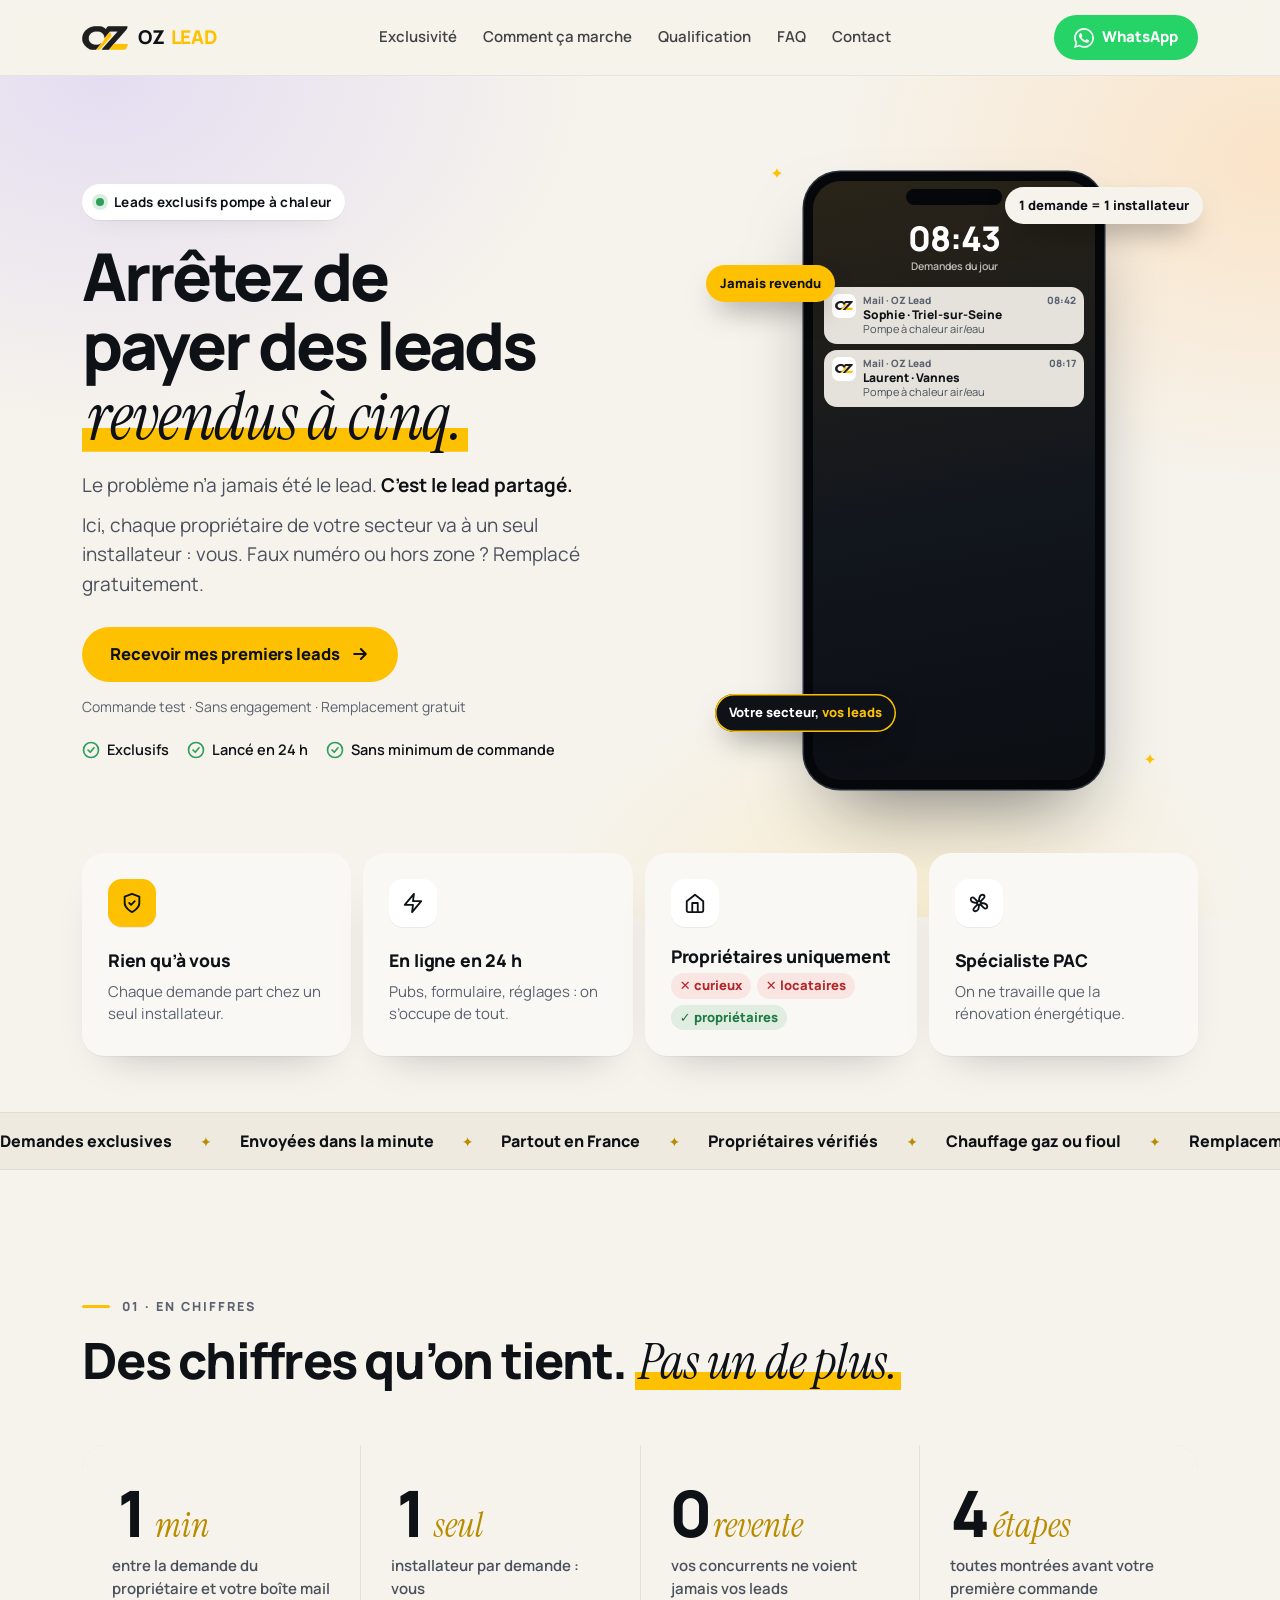
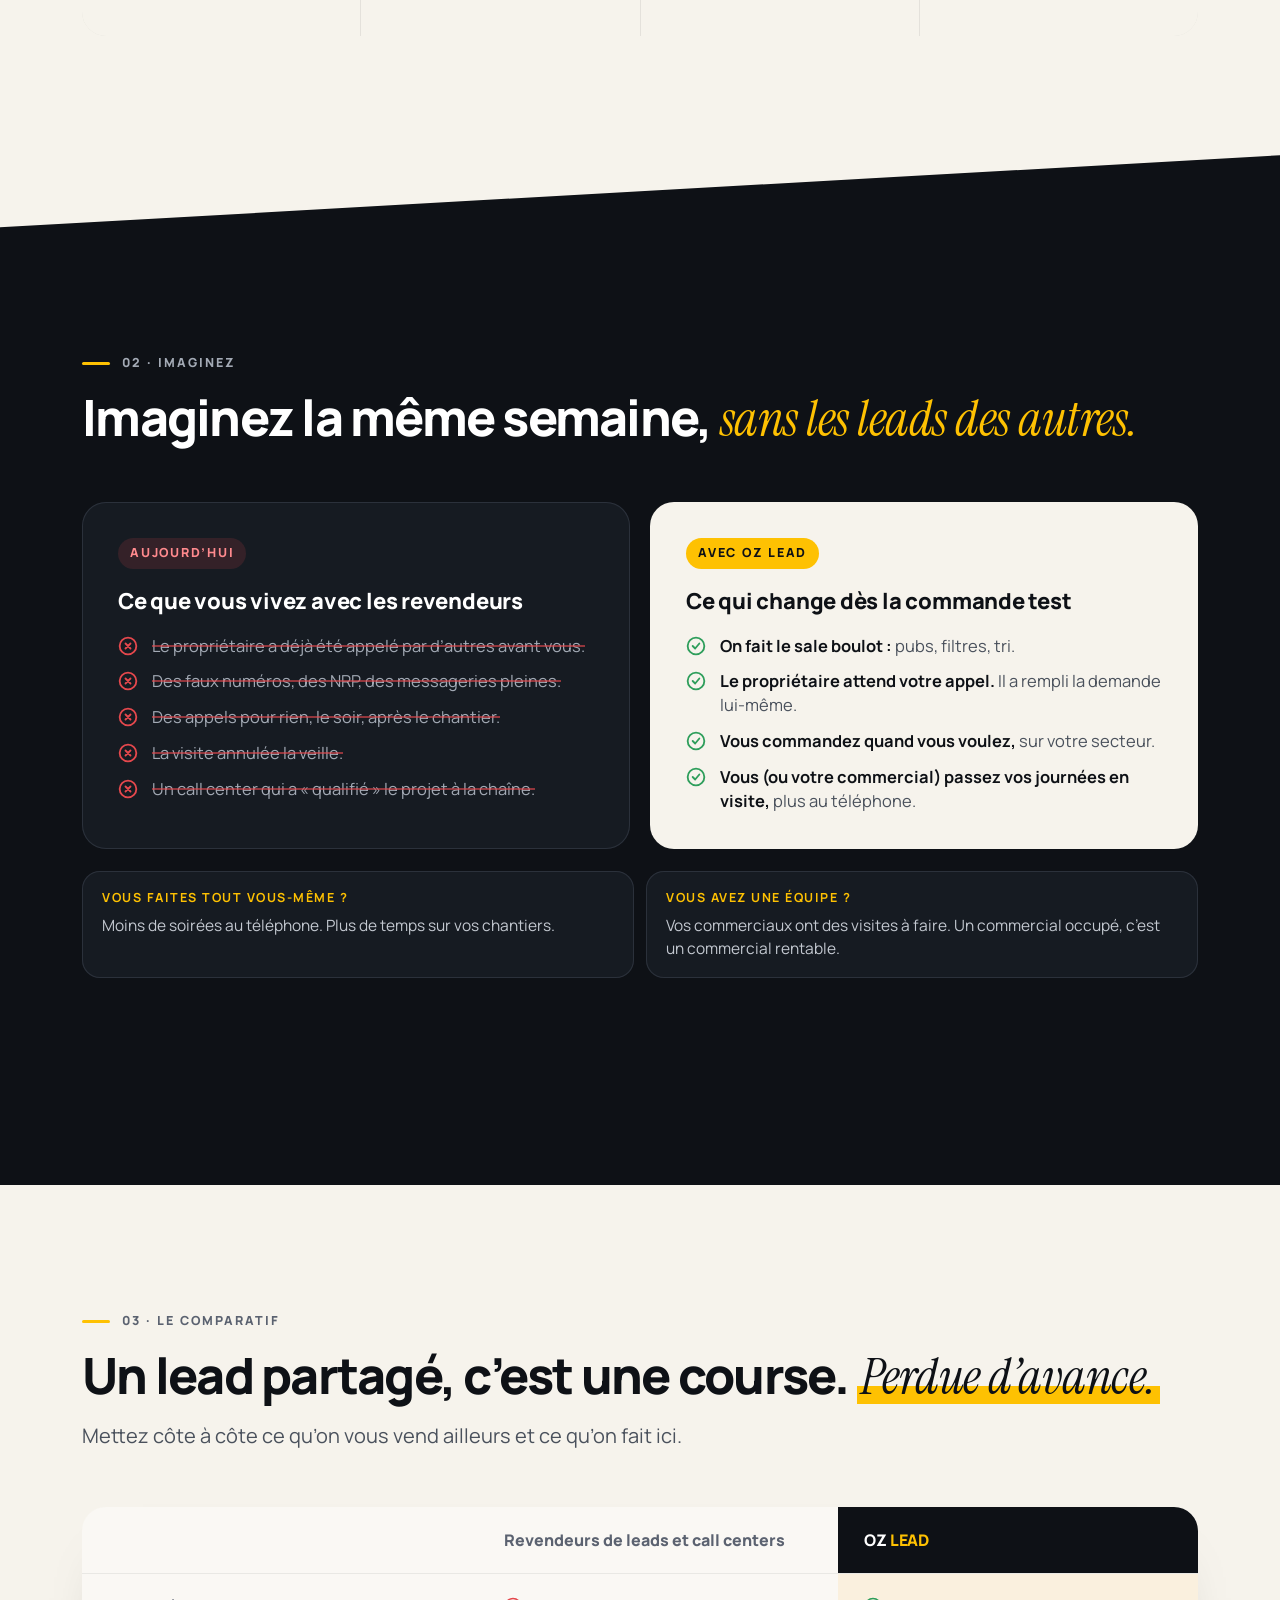
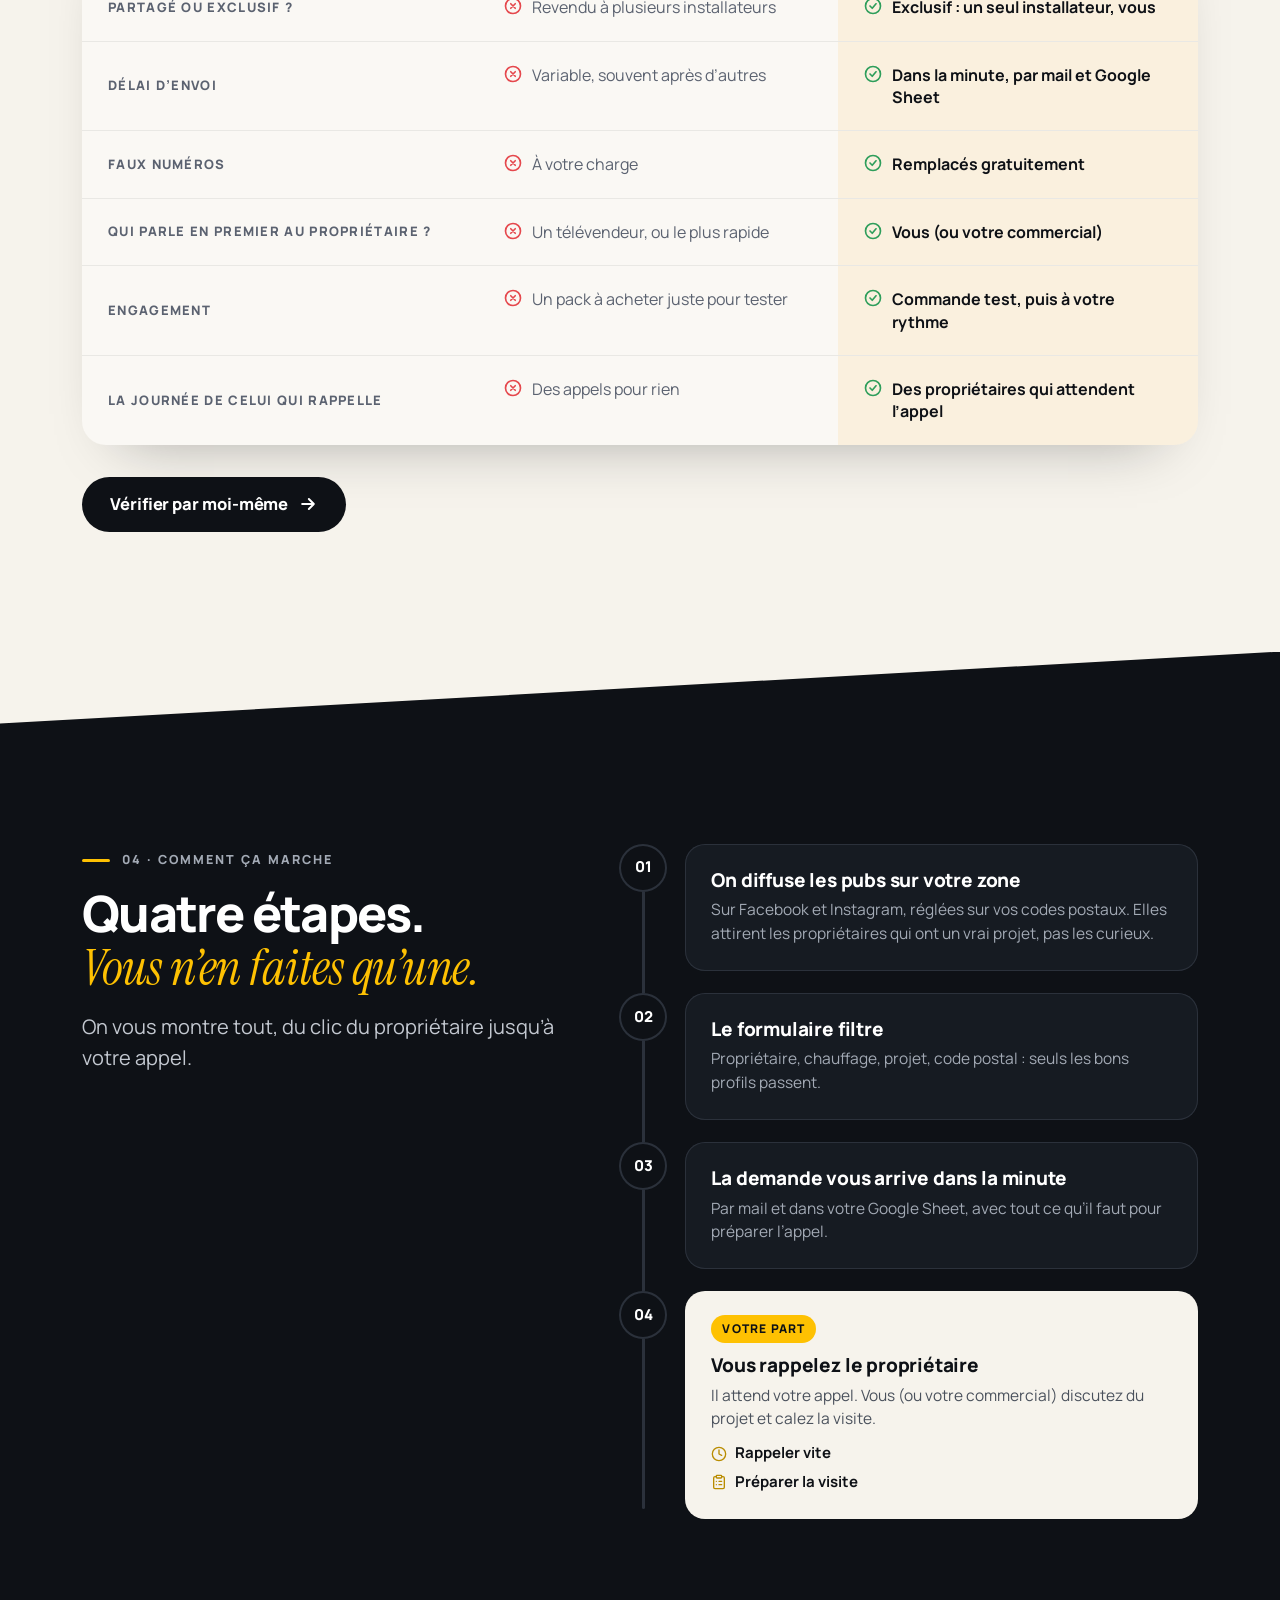
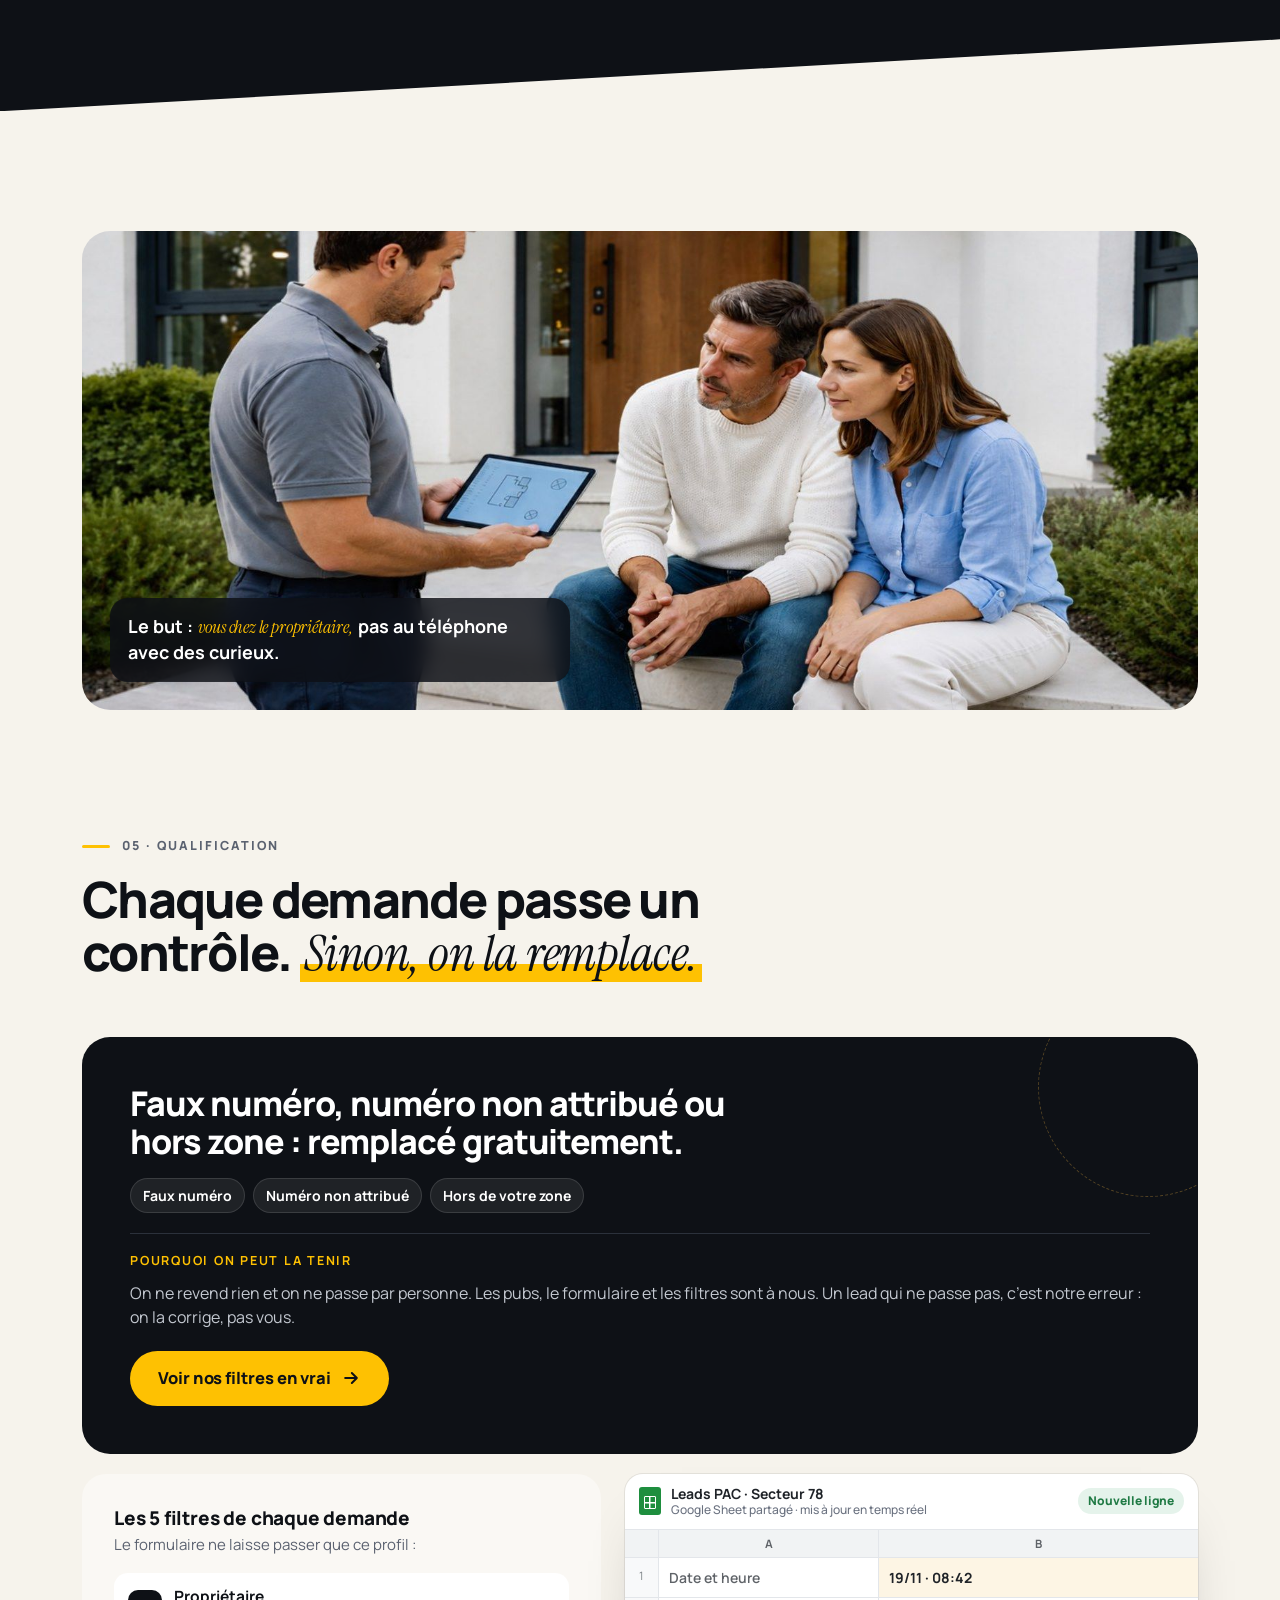
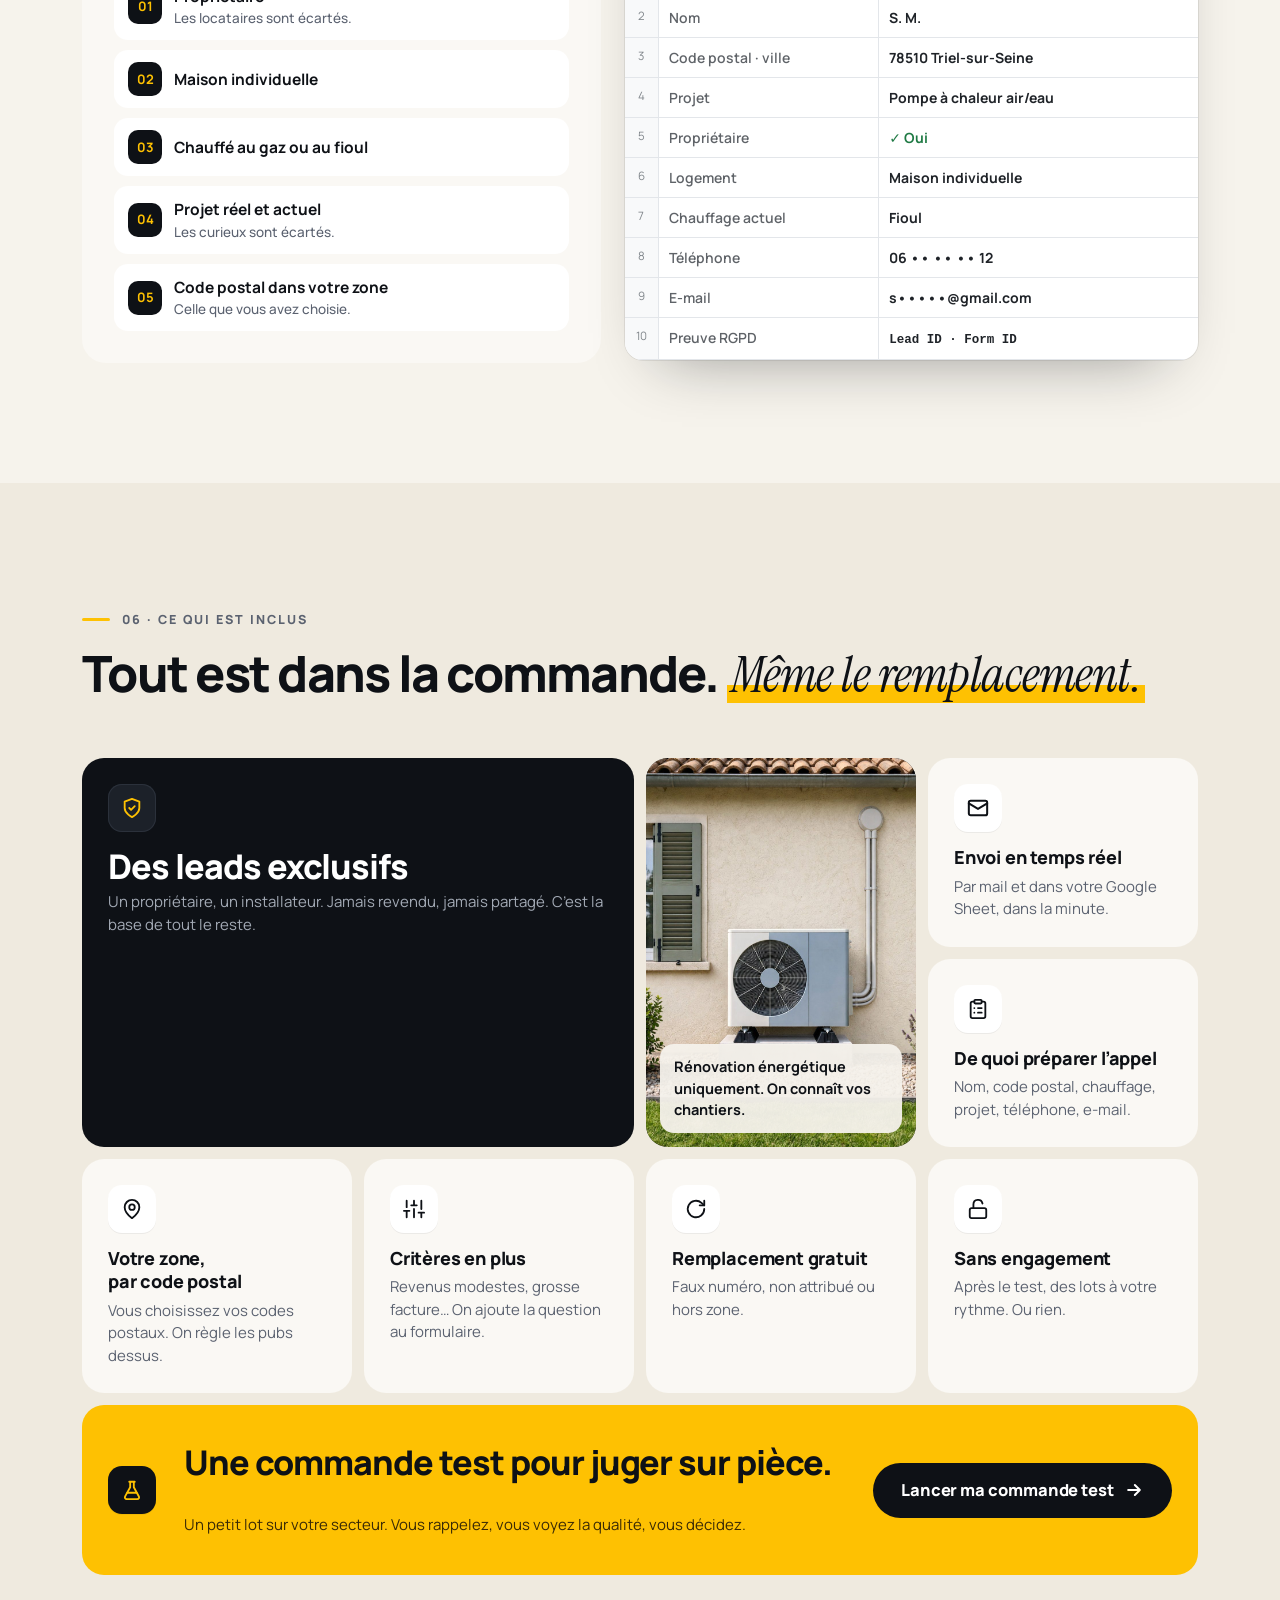
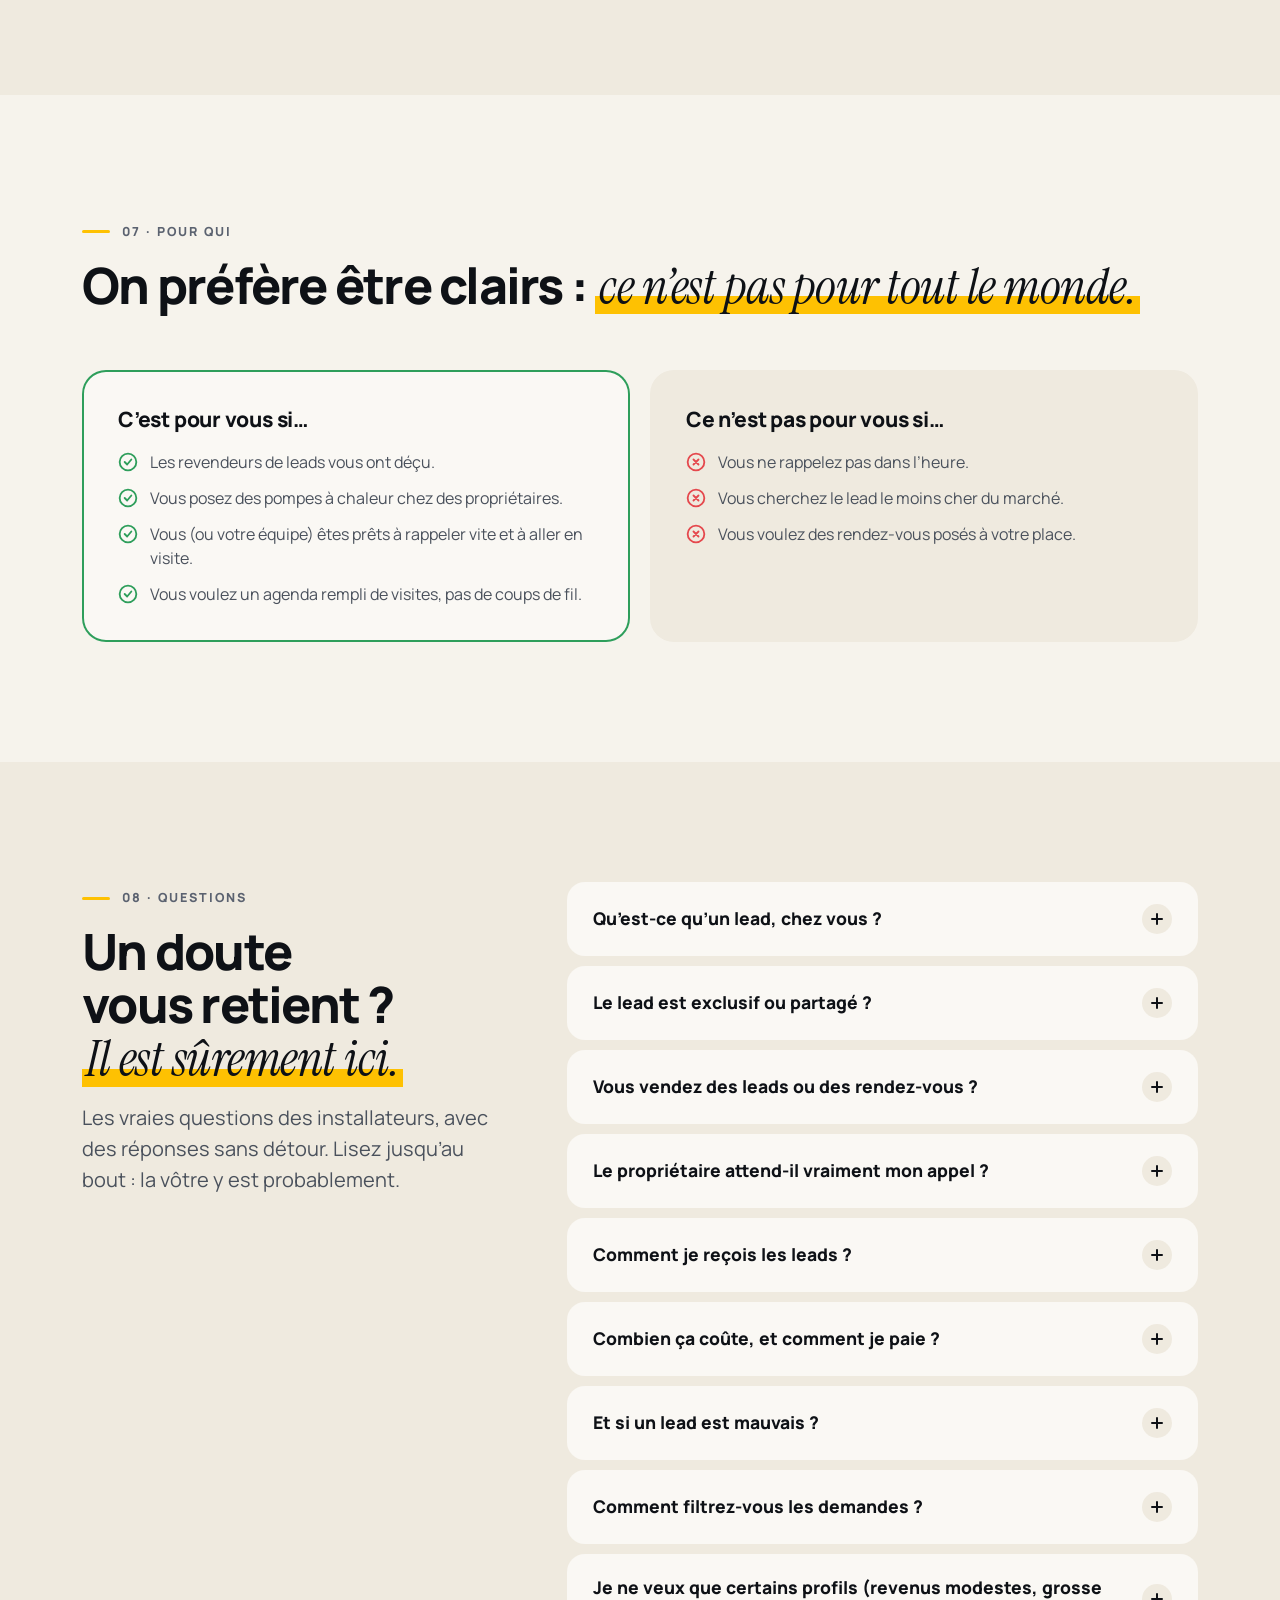
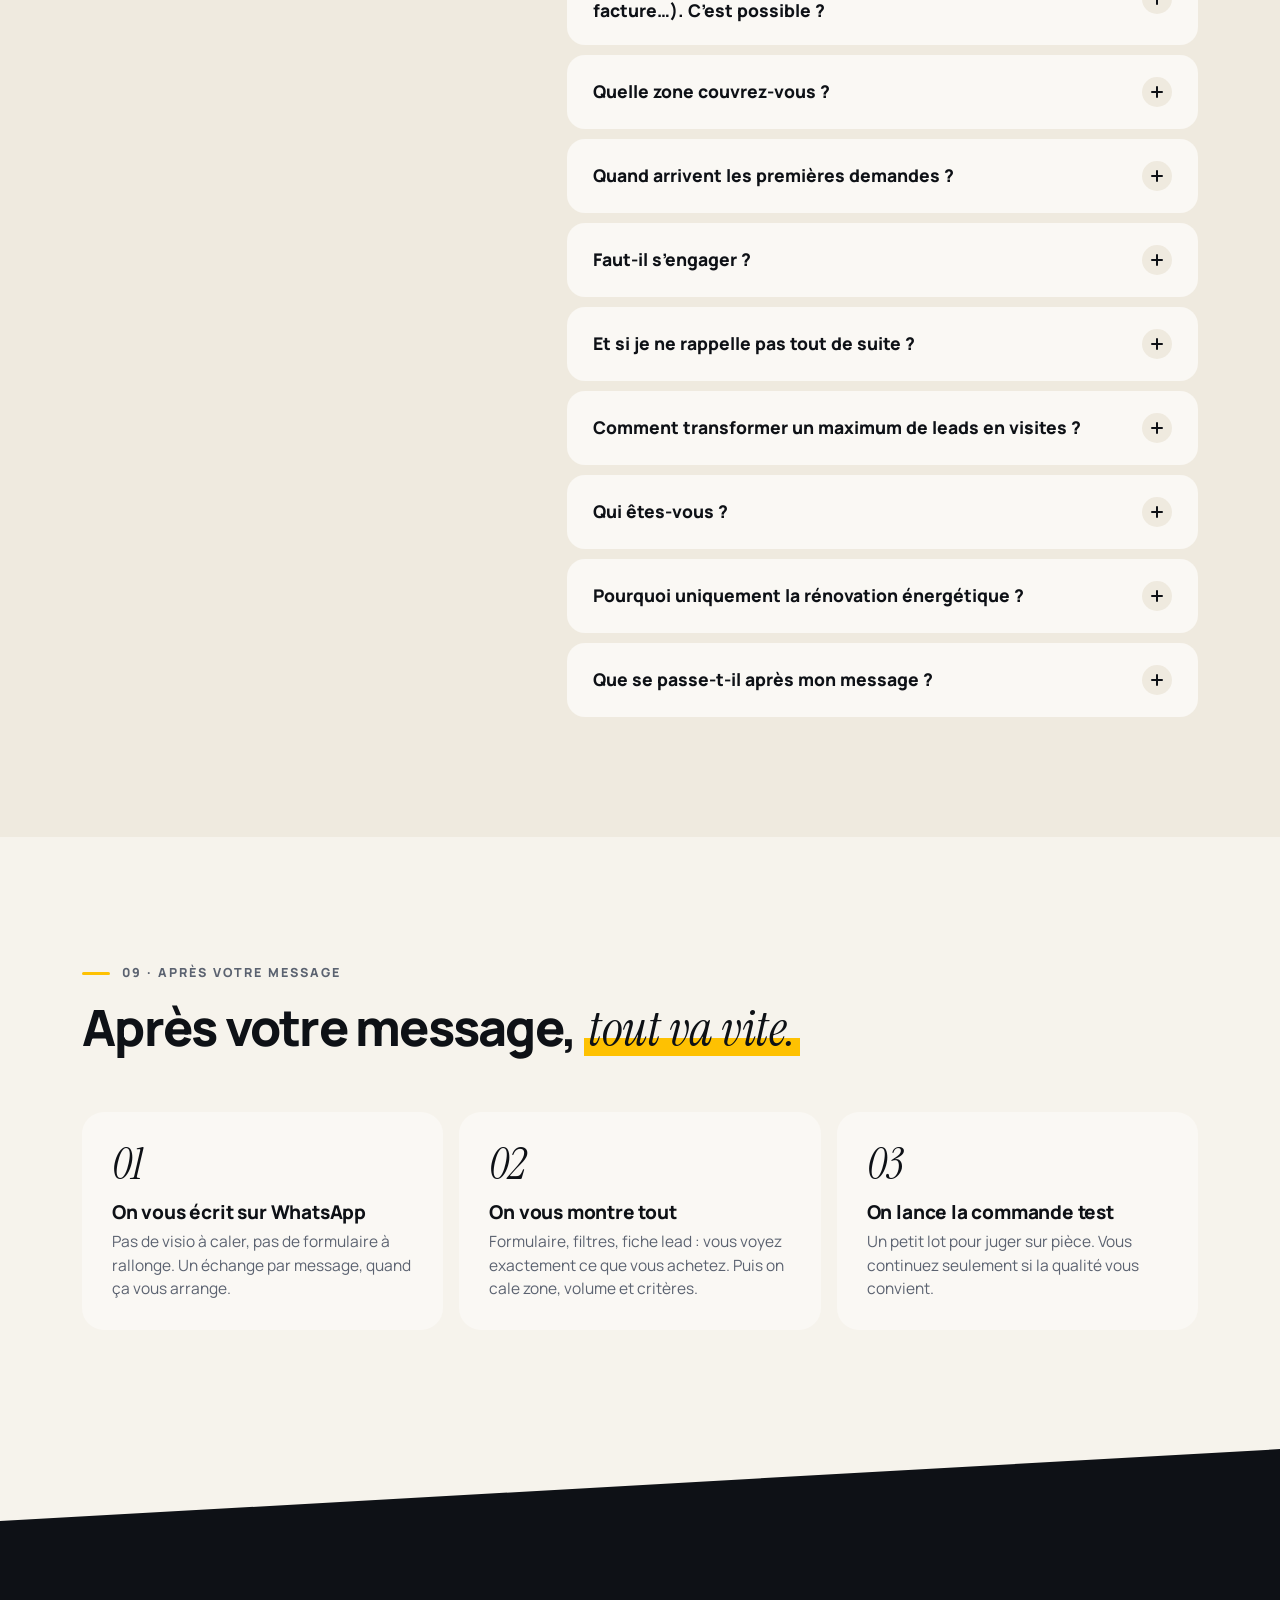
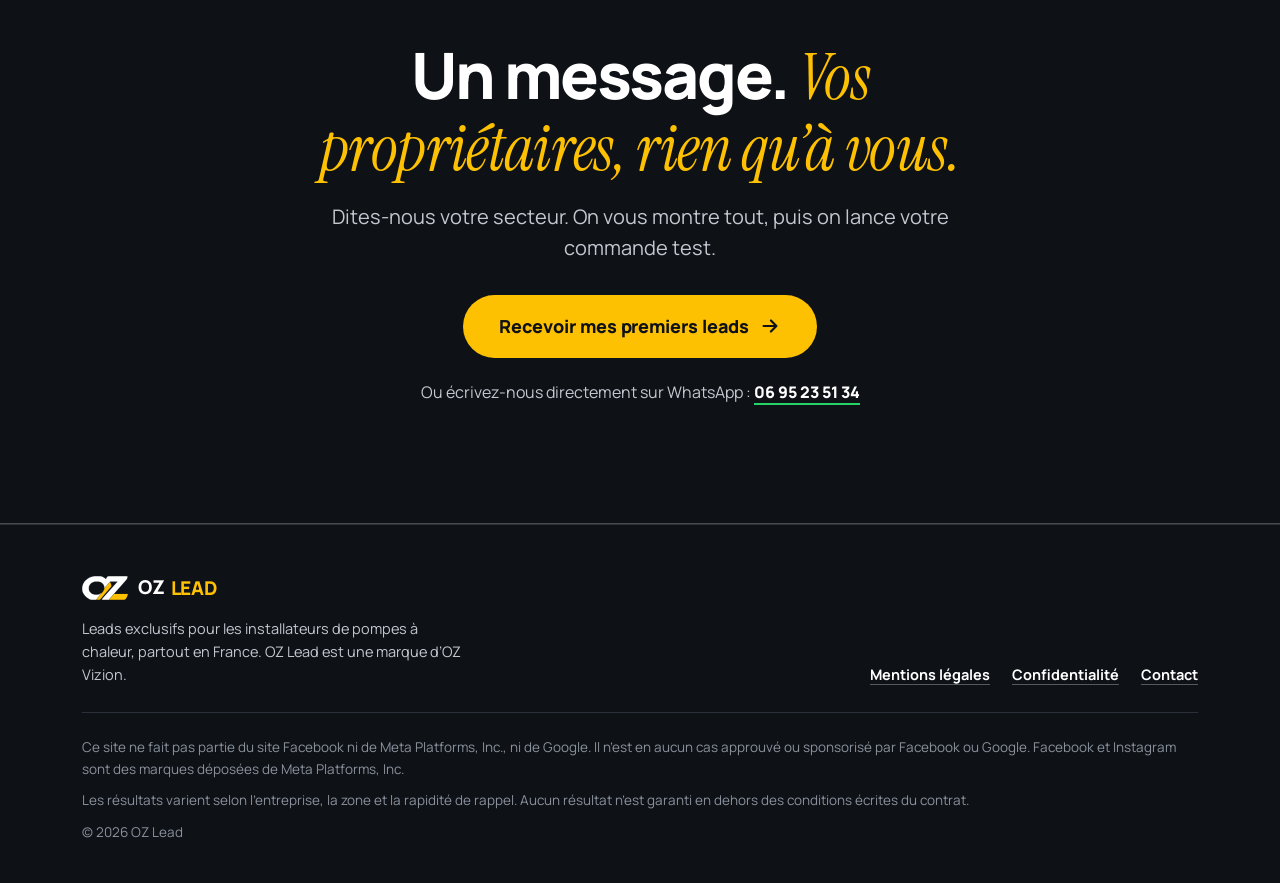
<file: lead/index.html>
<!DOCTYPE html>

<html class="no-js" lang="fr">
<head>
<meta charset="utf-8"/>
<meta content="width=device-width, initial-scale=1, viewport-fit=cover" name="viewport"/>
<title>OZ Lead · Leads exclusifs pour installateurs de pompes à chaleur</title>
<meta content="Des demandes de propriétaires pour votre secteur, envoyées à un seul installateur : vous. Filtrées, reçues dans la minute, remplacées si le numéro est faux. Commande test sans engagement." name="description"/>
<meta content="#F6F3EC" name="theme-color"/>
<meta content="website" property="og:type"/>
<meta content="fr_FR" property="og:locale"/>
<meta content="OZ Lead · Leads exclusifs pour installateurs PAC" property="og:title"/>
<meta content="Un propriétaire, un seul installateur : vous. Reçu dans la minute, remplacé si le numéro est faux." property="og:description"/>
<meta content="https://ozvizion.fr/lead/images/hero-pac.jpg" property="og:image"/>
<meta content="https://ozvizion.fr/lead/" property="og:url"/>
<link href="https://ozvizion.fr/lead/" rel="canonical"/>
<link href="assets/favicon.svg" rel="icon" type="image/svg+xml"/>
<link as="font" crossorigin="" href="assets/fonts/manrope.woff2" rel="preload" type="font/woff2"/>
<link as="font" crossorigin="" href="assets/fonts/instrument-serif-italic.woff2" rel="preload" type="font/woff2"/>
<link href="assets/style.css?v=2" rel="stylesheet"/>
<script>document.documentElement.classList.remove('no-js')</script>
</head>
<body class="has-mbar">
<svg aria-hidden="true" height="0" style="position:absolute" width="0">
<defs>
<symbol fill="none" id="i-arrow" stroke="currentColor" stroke-linecap="round" stroke-linejoin="round" stroke-width="2.4" viewBox="0 0 24 24"><path d="M5 12h14M13 6l6 6-6 6"></path></symbol>
<symbol fill="none" id="i-check" stroke="currentColor" stroke-linecap="round" stroke-linejoin="round" stroke-width="2.4" viewBox="0 0 24 24"><path d="M20 6 9 17l-5-5"></path></symbol>
<symbol fill="none" id="i-check-c" stroke="currentColor" stroke-linecap="round" stroke-linejoin="round" stroke-width="2.2" viewBox="0 0 24 24"><circle cx="12" cy="12" r="10"></circle><path d="m8 12 3 3 5-6"></path></symbol>
<symbol fill="none" id="i-x-c" stroke="currentColor" stroke-linecap="round" stroke-linejoin="round" stroke-width="2.2" viewBox="0 0 24 24"><circle cx="12" cy="12" r="10"></circle><path d="m15 9-6 6M9 9l6 6"></path></symbol>
<symbol fill="none" id="i-x" stroke="currentColor" stroke-linecap="round" stroke-linejoin="round" stroke-width="2.6" viewBox="0 0 24 24"><path d="M18 6 6 18M6 6l12 12"></path></symbol>
<symbol fill="none" id="i-mail" stroke="currentColor" stroke-linecap="round" stroke-linejoin="round" stroke-width="2.2" viewBox="0 0 24 24"><rect height="16" rx="2" width="20" x="2" y="4"></rect><path d="m22 7-10 6L2 7"></path></symbol>
<symbol fill="none" id="i-shield" stroke="currentColor" stroke-linecap="round" stroke-linejoin="round" stroke-width="2" viewBox="0 0 24 24"><path d="M12 22s8-4 8-10V5l-8-3-8 3v7c0 6 8 10 8 10z"></path><path d="m9 12 2 2 4-4"></path></symbol>
<symbol fill="none" id="i-zap" stroke="currentColor" stroke-linecap="round" stroke-linejoin="round" stroke-width="2" viewBox="0 0 24 24"><path d="M13 2 3 14h9l-1 8 10-12h-9l1-8z"></path></symbol>
<symbol fill="none" id="i-home" stroke="currentColor" stroke-linecap="round" stroke-linejoin="round" stroke-width="2" viewBox="0 0 24 24"><path d="m3 10 9-7 9 7v10a2 2 0 0 1-2 2H5a2 2 0 0 1-2-2z"></path><path d="M9 22V12h6v10"></path></symbol>
<symbol fill="none" id="i-fan" stroke="currentColor" stroke-linecap="round" stroke-linejoin="round" stroke-width="2" viewBox="0 0 24 24"><circle cx="12" cy="12" r="2"></circle><path d="M12 10c0-4 1-7 4-7 2 0 3 2 1 4l-3 3M14 12c4 0 7 1 7 4 0 2-2 3-4 1l-3-3M12 14c0 4-1 7-4 7-2 0-3-2-1-4l3-3M10 12c-4 0-7-1-7-4 0-2 2-3 4-1l3 3"></path></symbol>
<symbol fill="none" id="i-pin" stroke="currentColor" stroke-linecap="round" stroke-linejoin="round" stroke-width="2" viewBox="0 0 24 24"><path d="M20 10c0 6-8 12-8 12s-8-6-8-12a8 8 0 0 1 16 0z"></path><circle cx="12" cy="10" r="3"></circle></symbol>
<symbol fill="none" id="i-sliders" stroke="currentColor" stroke-linecap="round" stroke-linejoin="round" stroke-width="2" viewBox="0 0 24 24"><path d="M4 21v-7M4 10V3M12 21v-9M12 8V3M20 21v-5M20 12V3M1 14h6M9 8h6M17 16h6"></path></symbol>
<symbol fill="none" id="i-refresh" stroke="currentColor" stroke-linecap="round" stroke-linejoin="round" stroke-width="2" viewBox="0 0 24 24"><path d="M21 12a9 9 0 1 1-3-6.7L21 8"></path><path d="M21 3v5h-5"></path></symbol>
<symbol fill="none" id="i-flask" stroke="currentColor" stroke-linecap="round" stroke-linejoin="round" stroke-width="2" viewBox="0 0 24 24"><path d="M9 3h6M10 3v6L4.5 19A2 2 0 0 0 6.2 22h11.6a2 2 0 0 0 1.7-3L14 9V3"></path><path d="M7 15h10"></path></symbol>
<symbol fill="none" id="i-unlock" stroke="currentColor" stroke-linecap="round" stroke-linejoin="round" stroke-width="2" viewBox="0 0 24 24"><rect height="11" rx="2" width="18" x="3" y="11"></rect><path d="M7 11V7a5 5 0 0 1 9.9-1"></path></symbol>
<symbol fill="none" id="i-phone" stroke="currentColor" stroke-linecap="round" stroke-linejoin="round" stroke-width="2" viewBox="0 0 24 24"><path d="M22 16.9v3a2 2 0 0 1-2.2 2 19.8 19.8 0 0 1-8.6-3.1 19.5 19.5 0 0 1-6-6A19.8 19.8 0 0 1 2.1 4.2 2 2 0 0 1 4.1 2h3a2 2 0 0 1 2 1.7c.1.9.4 1.8.7 2.7a2 2 0 0 1-.5 2.1L8 9.8a16 16 0 0 0 6 6l1.3-1.3a2 2 0 0 1 2.1-.4c.9.3 1.8.6 2.7.7a2 2 0 0 1 1.7 2z"></path></symbol>
<symbol fill="none" id="i-clip" stroke="currentColor" stroke-linecap="round" stroke-linejoin="round" stroke-width="2" viewBox="0 0 24 24"><rect height="4" rx="1" width="8" x="8" y="2"></rect><path d="M16 4h2a2 2 0 0 1 2 2v14a2 2 0 0 1-2 2H6a2 2 0 0 1-2-2V6a2 2 0 0 1 2-2h2"></path><path d="M12 11h4M12 16h4M8 11h.01M8 16h.01"></path></symbol>
<symbol fill="none" id="i-clock" stroke="currentColor" stroke-linecap="round" stroke-linejoin="round" stroke-width="2" viewBox="0 0 24 24"><circle cx="12" cy="12" r="10"></circle><path d="M12 6v6l4 2"></path></symbol>
<symbol fill="currentColor" id="i-wa" viewBox="0 0 24 24"><path d="M17.472 14.382c-.297-.149-1.758-.867-2.03-.967-.273-.099-.471-.148-.67.15-.197.297-.767.966-.94 1.164-.173.199-.347.223-.644.075-.297-.15-1.255-.463-2.39-1.475-.883-.788-1.48-1.761-1.653-2.059-.173-.297-.018-.458.13-.606.134-.133.298-.347.446-.52.149-.174.198-.298.298-.497.099-.198.05-.371-.025-.52-.075-.149-.669-1.612-.916-2.207-.242-.579-.487-.5-.669-.51-.173-.008-.371-.01-.57-.01-.198 0-.52.074-.792.372-.272.297-1.04 1.016-1.04 2.479 0 1.462 1.065 2.875 1.213 3.074.149.198 2.096 3.2 5.077 4.487.709.306 1.262.489 1.694.625.712.227 1.36.195 1.871.118.571-.085 1.758-.719 2.006-1.413.248-.694.248-1.289.173-1.413-.074-.124-.272-.198-.57-.347m-5.421 7.403h-.004a9.87 9.87 0 0 1-5.031-1.378l-.361-.214-3.741.982.998-3.648-.235-.374a9.86 9.86 0 0 1-1.51-5.26c.001-5.45 4.436-9.884 9.888-9.884 2.64 0 5.122 1.03 6.988 2.898a9.825 9.825 0 0 1 2.893 6.994c-.003 5.45-4.437 9.884-9.885 9.884m8.413-18.297A11.815 11.815 0 0 0 12.05 0C5.495 0 .16 5.335.157 11.892c0 2.096.547 4.142 1.588 5.945L.057 24l6.305-1.654a11.882 11.882 0 0 0 5.683 1.448h.005c6.554 0 11.89-5.335 11.893-11.893a11.821 11.821 0 0 0-3.48-8.413z"></path></symbol>
</defs>
</svg>
<a class="sr-only" href="#main">Aller au contenu</a>
<header class="topbar">
<div class="wrap">
<a aria-label="OZ Lead, accueil" class="logo" href="#top">
<span class="logo__oz">OZ</span><span class="logo__word">LEAD</span>
</a>
<nav aria-label="Navigation principale" class="nav">
<a href="#exclusif">Exclusivité</a>
<a href="#comment">Comment ça marche</a>
<a href="#qualification">Qualification</a>
<a href="#faq">FAQ</a>
<a href="contact.html">Contact</a>
</nav>
<div class="topbar__right">
<a class="topbar__contact" href="contact.html">Contact</a>
<a aria-label="Écrire sur WhatsApp" class="btn btn--wa btn--top" href="https://wa.me/33695235134" rel="noopener" target="_blank">
<svg aria-hidden="true" class="wa-ico bounce"><use href="#i-wa"></use></svg><span class="wa-label">WhatsApp</span>
</a>
</div>
</div>
</header>
<main id="main">
<!-- ================= 1. HERO ================= -->
<section class="hero" id="top">
<div class="wrap">
<div class="hero__text">
<p class="eyebrow"><span class="dot"></span>Leads exclusifs pompe à chaleur</p>
<h1>Arrêtez de payer des leads <span class="hl">revendus à&nbsp;cinq.</span></h1>
<p class="hero__sub">Le problème n’a jamais été le lead. <strong>C’est le lead partagé.</strong></p>
<p class="hero__sub">Ici, chaque propriétaire de votre secteur va à un seul installateur&nbsp;: vous. Faux numéro ou hors zone&nbsp;? Remplacé gratuitement.</p>
<div class="btn-row">
<button class="btn btn--main" data-open="" type="button">Recevoir mes premiers&nbsp;leads <svg aria-hidden="true" class="arrow" height="20" width="20"><use href="#i-arrow"></use></svg></button>
</div>
<p class="hero-note">Commande test · Sans engagement · Remplacement gratuit</p>
<ul class="badges">
<li><svg aria-hidden="true" height="18" width="18"><use href="#i-check-c"></use></svg>Exclusifs</li>
<li><svg aria-hidden="true" height="18" width="18"><use href="#i-check-c"></use></svg>Lancé en 24&nbsp;h</li>
<li><svg aria-hidden="true" height="18" width="18"><use href="#i-check-c"></use></svg>Sans minimum de commande</li>
</ul>
</div>
<div aria-hidden="true" class="hero__visual">
<div class="phone">
<div class="phone__screen">
<div class="phone__time">08:43</div>
<div class="phone__date">Demandes du jour</div>
<div class="notifs">
<div class="notif"><div class="notif__ico"><img alt="" src="assets/oz-symbol.svg"/></div><div><div class="notif__top"><span>Mail · OZ Lead</span><span>08:42</span></div><div class="notif__title">Sophie · Triel-sur-Seine</div><div class="notif__txt">Pompe à chaleur air/eau</div></div></div>
<div class="notif"><div class="notif__ico"><img alt="" src="assets/oz-symbol.svg"/></div><div><div class="notif__top"><span>Mail · OZ Lead</span><span>08:17</span></div><div class="notif__title">Laurent · Vannes</div><div class="notif__txt">Pompe à chaleur air/eau</div></div></div>
<div class="notif"><div class="notif__ico"><img alt="" src="assets/oz-symbol.svg"/></div><div><div class="notif__top"><span>Mail · OZ Lead</span><span>07:56</span></div><div class="notif__title">Nadia · Valence</div><div class="notif__txt">Pompe à chaleur air/eau</div></div></div>
<div class="notif"><div class="notif__ico"><img alt="" src="assets/oz-symbol.svg"/></div><div><div class="notif__top"><span>Mail · OZ Lead</span><span>07:31</span></div><div class="notif__title">Thomas · Reims</div><div class="notif__txt">Pompe à chaleur air/eau</div></div></div>
</div>
</div>
</div>
<span class="spark" style="top:2%;left:10%">✦</span><span class="spark" style="bottom:4%;right:6%;animation-delay:-2s">✦</span>
<span class="sticker sticker--amber s1">Jamais&nbsp;revendu</span>
<span class="sticker sticker--cream s2">1 demande = 1&nbsp;installateur</span>
<span class="sticker sticker--line s3">Votre secteur, <span style="color:var(--amber)">vos&nbsp;leads</span></span>
</div>
</div>
</section>
<!-- ================= 1 bis. BÉNÉFICES ================= -->
<section class="benefits" id="exclusif">
<div class="wrap">
<div class="benefits__grid">
<article class="benefit reveal">
<div class="ico ico--amber"><svg aria-hidden="true"><use href="#i-shield"></use></svg></div>
<h3>Rien qu’à&nbsp;vous</h3>
<p>Chaque demande part chez un seul installateur.</p>
</article>
<article class="benefit reveal">
<div class="ico"><svg aria-hidden="true"><use href="#i-zap"></use></svg></div>
<h3>En ligne en&nbsp;24&nbsp;h</h3>
<p>Pubs, formulaire, réglages&nbsp;: on s’occupe de tout.</p>
</article>
<article class="benefit reveal">
<div class="ico"><svg aria-hidden="true"><use href="#i-home"></use></svg></div>
<h3>Propriétaires&nbsp;uniquement</h3>
<div class="tags"><span class="tag tag--no">✕ curieux</span><span class="tag tag--no">✕ locataires</span><span class="tag tag--yes">✓ propriétaires</span></div>
</article>
<article class="benefit reveal">
<div class="ico"><svg aria-hidden="true"><use href="#i-fan"></use></svg></div>
<h3>Spécialiste&nbsp;PAC</h3>
<p>On ne travaille que la rénovation énergétique.</p>
</article>
</div>
</div>
<!-- ================= 2. BANDEAU DÉFILANT ================= -->
<div aria-hidden="true" class="marquee">
<div class="marquee__track">
<div class="marquee__group">
<span class="marquee__item">Demandes exclusives</span><span class="marquee__item">Envoyées dans la minute</span><span class="marquee__item">Partout en France</span><span class="marquee__item">Propriétaires vérifiés</span><span class="marquee__item">Chauffage gaz ou fioul</span><span class="marquee__item">Remplacement gratuit</span><span class="marquee__item">Réglé sur vos codes postaux</span><span class="marquee__item">Sans engagement</span>
</div>
<div class="marquee__group">
<span class="marquee__item">Demandes exclusives</span><span class="marquee__item">Envoyées dans la minute</span><span class="marquee__item">Partout en France</span><span class="marquee__item">Propriétaires vérifiés</span><span class="marquee__item">Chauffage gaz ou fioul</span><span class="marquee__item">Remplacement gratuit</span><span class="marquee__item">Réglé sur vos codes postaux</span><span class="marquee__item">Sans engagement</span>
</div>
</div>
</div>
</section>
<!-- ================= 3. COMPTEURS ================= -->
<section aria-labelledby="t-chiffres" class="section">
<div class="wrap">
<div class="section-head reveal">
<p class="kicker">01 · En chiffres</p>
<h2 id="t-chiffres">Des chiffres qu’on tient. <span class="hl">Pas un de&nbsp;plus.</span></h2>
</div>
<div class="counters reveal">
<div class="counter">
<div class="counter__num"><span data-count="1">1</span><span class="counter__unit">min</span></div>
<p class="counter__label">entre la demande du propriétaire et votre boîte mail</p>
</div>
<div class="counter">
<div class="counter__num"><span data-count="1">1</span><span class="counter__unit">seul</span></div>
<p class="counter__label">installateur par demande&nbsp;: vous</p>
</div>
<div class="counter">
<div class="counter__num"><span data-count="0" data-from="5">0</span><span class="counter__unit">revente</span></div>
<p class="counter__label">vos concurrents ne voient jamais vos leads</p>
</div>
<div class="counter">
<div class="counter__num"><span data-count="4">4</span><span class="counter__unit">étapes</span></div>
<p class="counter__label">toutes montrées avant votre première commande</p>
</div>
</div>
</div>
</section>
<!-- ================= 4. IMAGINEZ ================= -->
<section aria-labelledby="t-imaginez" class="section dark diag-top">
<div class="wrap">
<div class="section-head reveal">
<p class="kicker">02 · Imaginez</p>
<h2 id="t-imaginez">Imaginez la même semaine, <span class="hl">sans les leads des&nbsp;autres.</span></h2>
</div>
<div class="ba">
<div class="ba__col ba__col--before reveal">
<span class="ba__label">Aujourd’hui</span>
<h3>Ce que vous vivez avec les&nbsp;revendeurs</h3>
<ul>
<li><svg aria-hidden="true"><use href="#i-x-c"></use></svg><span>Le propriétaire a déjà été appelé par d’autres avant vous.</span></li>
<li><svg aria-hidden="true"><use href="#i-x-c"></use></svg><span>Des faux numéros, des NRP, des messageries pleines.</span></li>
<li><svg aria-hidden="true"><use href="#i-x-c"></use></svg><span>Des appels pour rien, le soir, après le chantier.</span></li>
<li><svg aria-hidden="true"><use href="#i-x-c"></use></svg><span>La visite annulée la veille.</span></li>
<li><svg aria-hidden="true"><use href="#i-x-c"></use></svg><span>Un call center qui a «&nbsp;qualifié&nbsp;» le projet à la chaîne.</span></li>
</ul>
</div>
<div class="ba__col ba__col--after reveal">
<span class="ba__label">Avec OZ Lead</span>
<h3>Ce qui change dès la commande&nbsp;test</h3>
<ul>
<li><svg aria-hidden="true"><use href="#i-check-c"></use></svg><span><strong>On fait le sale boulot&nbsp;:</strong> pubs, filtres, tri.</span></li>
<li><svg aria-hidden="true"><use href="#i-check-c"></use></svg><span><strong>Le propriétaire attend votre appel.</strong> Il a rempli la demande lui-même.</span></li>
<li><svg aria-hidden="true"><use href="#i-check-c"></use></svg><span><strong>Vous commandez quand vous voulez,</strong> sur votre secteur.</span></li>
<li><svg aria-hidden="true"><use href="#i-check-c"></use></svg><span><strong>Vous (ou votre commercial) passez vos journées en visite,</strong> plus au téléphone.</span></li>
</ul>
</div>
</div>
<div class="profiles">
<div class="profile reveal"><b>Vous faites tout vous-même&nbsp;?</b>Moins de soirées au téléphone. Plus de temps sur vos chantiers.</div>
<div class="profile reveal"><b>Vous avez une équipe&nbsp;?</b>Vos commerciaux ont des visites à faire. Un commercial occupé, c’est un commercial rentable.</div>
</div>
<div class="btn-row reveal">
<button class="btn btn--main" data-open="" type="button">Essayer sur mon&nbsp;secteur <svg aria-hidden="true" class="arrow" height="20" width="20"><use href="#i-arrow"></use></svg></button>
</div>
</div>
</section>
<!-- ================= 5. COMPARATIF ================= -->
<section aria-labelledby="t-compare" class="section">
<div class="wrap">
<div class="section-head reveal">
<p class="kicker">03 · Le comparatif</p>
<h2 id="t-compare">Un lead partagé, c’est une course. <span class="hl">Perdue&nbsp;d’avance.</span></h2>
<p class="lead">Mettez côte à côte ce qu’on vous vend ailleurs et ce qu’on fait ici.</p>
</div>
<div aria-label="Revendeurs de leads et call centers comparés à OZ Lead" class="compare reveal" role="table">
<div class="compare__row compare__head" role="row">
<div class="compare__crit" role="columnheader">Critère</div>
<div class="compare__cell compare__cell--them" role="columnheader">Revendeurs de leads et call centers</div>
<div class="compare__cell compare__cell--us" role="columnheader"><span class="logo__oz" style="font-size:24px">OZ</span> <span class="logo__word" style="font-size:12px">LEAD</span></div>
</div>
<div class="compare__row" role="row">
<div class="compare__crit" role="rowheader">Partagé ou exclusif&nbsp;?</div>
<div class="compare__cell compare__cell--them" role="cell"><svg aria-hidden="true"><use href="#i-x-c"></use></svg><span>Revendu à plusieurs installateurs</span></div>
<div class="compare__cell compare__cell--us" role="cell"><svg aria-hidden="true"><use href="#i-check-c"></use></svg><span>Exclusif&nbsp;: un seul installateur, vous</span></div>
</div>
<div class="compare__row" role="row">
<div class="compare__crit" role="rowheader">Délai d’envoi</div>
<div class="compare__cell compare__cell--them" role="cell"><svg aria-hidden="true"><use href="#i-x-c"></use></svg><span>Variable, souvent après d’autres</span></div>
<div class="compare__cell compare__cell--us" role="cell"><svg aria-hidden="true"><use href="#i-check-c"></use></svg><span>Dans la minute, par mail et Google Sheet</span></div>
</div>
<div class="compare__row" role="row">
<div class="compare__crit" role="rowheader">Faux numéros</div>
<div class="compare__cell compare__cell--them" role="cell"><svg aria-hidden="true"><use href="#i-x-c"></use></svg><span>À votre charge</span></div>
<div class="compare__cell compare__cell--us" role="cell"><svg aria-hidden="true"><use href="#i-check-c"></use></svg><span>Remplacés gratuitement</span></div>
</div>
<div class="compare__row" role="row">
<div class="compare__crit" role="rowheader">Qui parle en premier au propriétaire&nbsp;?</div>
<div class="compare__cell compare__cell--them" role="cell"><svg aria-hidden="true"><use href="#i-x-c"></use></svg><span>Un télévendeur, ou le plus rapide</span></div>
<div class="compare__cell compare__cell--us" role="cell"><svg aria-hidden="true"><use href="#i-check-c"></use></svg><span>Vous (ou votre commercial)</span></div>
</div>
<div class="compare__row" role="row">
<div class="compare__crit" role="rowheader">Engagement</div>
<div class="compare__cell compare__cell--them" role="cell"><svg aria-hidden="true"><use href="#i-x-c"></use></svg><span>Un pack à acheter juste pour tester</span></div>
<div class="compare__cell compare__cell--us" role="cell"><svg aria-hidden="true"><use href="#i-check-c"></use></svg><span>Commande test, puis à votre rythme</span></div>
</div>
<div class="compare__row" role="row">
<div class="compare__crit" role="rowheader">La journée de celui qui rappelle</div>
<div class="compare__cell compare__cell--them" role="cell"><svg aria-hidden="true"><use href="#i-x-c"></use></svg><span>Des appels pour rien</span></div>
<div class="compare__cell compare__cell--us" role="cell"><svg aria-hidden="true"><use href="#i-check-c"></use></svg><span>Des propriétaires qui attendent l’appel</span></div>
</div>
</div>
<div class="btn-row reveal">
<button class="btn btn--ink" data-open="" type="button">Vérifier par&nbsp;moi-même <svg aria-hidden="true" class="arrow" height="20" width="20"><use href="#i-arrow"></use></svg></button>
</div>
</div>
</section>
<!-- ================= 6. COMMENT ÇA MARCHE ================= -->
<section aria-labelledby="t-comment" class="section dark diag-both" id="comment">
<div class="wrap how">
<div class="section-head reveal">
<p class="kicker">04 · Comment ça marche</p>
<h2 id="t-comment">Quatre étapes. <span class="hl">Vous n’en faites&nbsp;qu’une.</span></h2>
<p class="lead">On vous montre tout, du clic du propriétaire jusqu’à votre appel.</p>
</div>
<ol class="steps" data-steps="">
<li aria-hidden="true" class="steps__rail"><span class="steps__fill"></span></li>
<li class="step">
<span class="step__num">01</span>
<div class="step__card">
<h3>On diffuse les pubs sur votre&nbsp;zone</h3>
<p>Sur Facebook et Instagram, réglées sur vos codes postaux. Elles attirent les propriétaires qui ont un vrai projet, pas les curieux.</p>
</div>
</li>
<li class="step">
<span class="step__num">02</span>
<div class="step__card">
<h3>Le formulaire&nbsp;filtre</h3>
<p>Propriétaire, chauffage, projet, code postal&nbsp;: seuls les bons profils passent.</p>
</div>
</li>
<li class="step">
<span class="step__num">03</span>
<div class="step__card">
<h3>La demande vous arrive dans la&nbsp;minute</h3>
<p>Par mail et dans votre Google Sheet, avec tout ce qu’il faut pour préparer l’appel.</p>
</div>
</li>
<li class="step step--you">
<span class="step__num">04</span>
<div class="step__card">
<span class="yourpart">Votre part</span>
<h3>Vous rappelez le&nbsp;propriétaire</h3>
<p>Il attend votre appel. Vous (ou votre commercial) discutez du projet et calez la visite.</p>
<ul class="yourpart-list">
<li><svg aria-hidden="true"><use href="#i-clock"></use></svg>Rappeler vite</li>
<li><svg aria-hidden="true"><use href="#i-clip"></use></svg>Préparer la visite</li>
</ul>
</div>
</li>
</ol>
</div>
</section>
<!-- ================= Photo technicien ================= -->
<section class="section" style="padding-bottom:0">
<div class="wrap">
<figure class="band reveal" style="margin:0">
<img alt="Un technicien montre un projet sur tablette à un couple devant sa maison" height="900" loading="lazy" src="images/technicien-couple.jpg" width="1600"/>
<figcaption class="band__caption">Le but&nbsp;: <span class="hl">vous chez le propriétaire,</span> pas au téléphone avec des curieux.</figcaption>
</figure>
</div>
</section>
<!-- ================= 8. QUALIFICATION ================= -->
<section aria-labelledby="t-qualif" class="section" id="qualification">
<div class="wrap">
<div class="section-head reveal">
<p class="kicker">05 · Qualification</p>
<h2 id="t-qualif">Chaque demande passe un contrôle. <span class="hl">Sinon, on la&nbsp;remplace.</span></h2>
</div>
<div class="guarantee reveal">
<h3>Faux numéro, numéro non attribué ou hors zone&nbsp;: remplacé&nbsp;gratuitement.</h3>
<div class="guarantee__list"><span>Faux numéro</span><span>Numéro non attribué</span><span>Hors de votre zone</span></div>
<div class="guarantee__why">
<b>Pourquoi on peut la tenir</b>
<p>On ne revend rien et on ne passe par personne. Les pubs, le formulaire et les filtres sont à nous. Un lead qui ne passe pas, c’est notre erreur&nbsp;: on la corrige, pas vous.</p>
</div>
<div class="btn-row" style="margin-top:22px">
<button class="btn btn--main" data-open="" type="button">Voir nos filtres en&nbsp;vrai <svg aria-hidden="true" class="arrow" height="20" width="20"><use href="#i-arrow"></use></svg></button>
</div>
</div>
<div class="qual">
<div class="filters reveal">
<h3>Les 5 filtres de chaque&nbsp;demande</h3>
<p>Le formulaire ne laisse passer que ce profil&nbsp;:</p>
<ol>
<li><span>Propriétaire<small>Les locataires sont écartés.</small></span></li>
<li><span>Maison individuelle</span></li>
<li><span>Chauffé au gaz ou au fioul</span></li>
<li><span>Projet réel et actuel<small>Les curieux sont écartés.</small></span></li>
<li><span>Code postal dans votre zone<small>Celle que vous avez choisie.</small></span></li>
</ol>
</div>
<div aria-label="Fiche lead telle que vous la recevez dans le Google Sheet" class="sheet reveal">
<div class="sheet__bar">
<span aria-hidden="true" class="sheet__doc"></span>
<div class="sheet__title">Leads PAC · Secteur 78<small>Google Sheet partagé · mis à jour en temps réel</small></div>
<span class="sheet__new">Nouvelle ligne</span>
</div>
<div class="sheet__grid">
<div class="sheet__h"></div><div class="sheet__h">A</div><div class="sheet__h">B</div>
<div class="sheet__n">1</div><div class="sheet__k">Date et heure</div><div class="sheet__v sel">19/11 · 08:42</div>
<div class="sheet__n">2</div><div class="sheet__k">Nom</div><div class="sheet__v">S. M.</div>
<div class="sheet__n">3</div><div class="sheet__k">Code postal · ville</div><div class="sheet__v">78510 Triel-sur-Seine</div>
<div class="sheet__n">4</div><div class="sheet__k">Projet</div><div class="sheet__v">Pompe à chaleur air/eau</div>
<div class="sheet__n">5</div><div class="sheet__k">Propriétaire</div><div class="sheet__v"><span class="ok">✓ Oui</span></div>
<div class="sheet__n">6</div><div class="sheet__k">Logement</div><div class="sheet__v">Maison individuelle</div>
<div class="sheet__n">7</div><div class="sheet__k">Chauffage actuel</div><div class="sheet__v">Fioul</div>
<div class="sheet__n">8</div><div class="sheet__k">Téléphone</div><div class="sheet__v">06 •• •• •• 12</div>
<div class="sheet__n">9</div><div class="sheet__k">E-mail</div><div class="sheet__v">s•••••@gmail.com</div>
<div class="sheet__n">10</div><div class="sheet__k">Preuve RGPD</div><div class="sheet__v"><span class="mono">Lead ID · Form ID</span></div>
</div>
</div>
</div>
</div>
</section>
<!-- ================= 9. CE QUI EST INCLUS ================= -->
<section aria-labelledby="t-inclus" class="section" style="background:var(--cream-2)">
<div class="wrap">
<div class="section-head reveal">
<p class="kicker">06 · Ce qui est inclus</p>
<h2 id="t-inclus">Tout est dans la commande. <span class="hl">Même le&nbsp;remplacement.</span></h2>
</div>
<div class="bento">
<article class="tile tile--dark tile--xl tile--wide reveal">
<div class="ico ico--dark"><svg aria-hidden="true"><use href="#i-shield"></use></svg></div>
<h3 class="big">Des leads&nbsp;exclusifs</h3>
<p>Un propriétaire, un installateur. Jamais revendu, jamais partagé. C’est la base de tout le reste.</p>
</article>
<figure class="tile tile--photo tile--tall reveal" style="margin:0">
<img alt="Pompe à chaleur air/eau installée sur un pavillon" height="1350" loading="lazy" src="images/hero-pac.jpg" width="1080"/>
<figcaption class="tile__over">Rénovation énergétique uniquement. On connaît vos chantiers.</figcaption>
</figure>
<article class="tile reveal">
<div class="ico"><svg aria-hidden="true"><use href="#i-mail"></use></svg></div>
<h3>Envoi en temps&nbsp;réel</h3>
<p>Par mail et dans votre Google Sheet, dans la minute.</p>
</article>
<article class="tile reveal">
<div class="ico"><svg aria-hidden="true"><use href="#i-clip"></use></svg></div>
<h3>De quoi préparer&nbsp;l’appel</h3>
<p>Nom, code postal, chauffage, projet, téléphone, e-mail.</p>
</article>
<article class="tile reveal">
<div class="ico"><svg aria-hidden="true"><use href="#i-pin"></use></svg></div>
<h3>Votre zone, par code&nbsp;postal</h3>
<p>Vous choisissez vos codes postaux. On règle les pubs dessus.</p>
</article>
<article class="tile reveal">
<div class="ico"><svg aria-hidden="true"><use href="#i-sliders"></use></svg></div>
<h3>Critères en&nbsp;plus</h3>
<p>Revenus modestes, grosse facture… On ajoute la question au formulaire.</p>
</article>
<article class="tile reveal">
<div class="ico"><svg aria-hidden="true"><use href="#i-refresh"></use></svg></div>
<h3>Remplacement&nbsp;gratuit</h3>
<p>Faux numéro, non attribué ou hors zone.</p>
</article>
<article class="tile reveal">
<div class="ico"><svg aria-hidden="true"><use href="#i-unlock"></use></svg></div>
<h3>Sans&nbsp;engagement</h3>
<p>Après le test, des lots à votre rythme. Ou rien.</p>
</article>
<article class="tile tile--amber tile--full reveal">
<div class="ico"><svg aria-hidden="true"><use href="#i-flask"></use></svg></div>
<h3 class="big">Une commande test pour juger sur&nbsp;pièce.</h3>
<p>Un petit lot sur votre secteur. Vous rappelez, vous voyez la qualité, vous décidez.</p>
<div class="btn-row" style="margin-top:20px">
<button class="btn btn--ink" data-open="" type="button">Lancer ma commande&nbsp;test <svg aria-hidden="true" class="arrow" height="20" width="20"><use href="#i-arrow"></use></svg></button>
</div>
</article>
</div>
</div>
</section>
<!-- ================= 10. POUR QUI ================= -->
<section aria-labelledby="t-pourqui" class="section">
<div class="wrap">
<div class="section-head reveal">
<p class="kicker">07 · Pour qui</p>
<h2 id="t-pourqui">On préfère être clairs&nbsp;: <span class="hl">ce n’est pas pour tout le&nbsp;monde.</span></h2>
</div>
<div class="fit">
<div class="fit__col fit__col--yes reveal">
<h3>C’est pour vous&nbsp;si…</h3>
<ul>
<li><svg aria-hidden="true"><use href="#i-check-c"></use></svg>Les revendeurs de leads vous ont déçu.</li>
<li><svg aria-hidden="true"><use href="#i-check-c"></use></svg>Vous posez des pompes à chaleur chez des propriétaires.</li>
<li><svg aria-hidden="true"><use href="#i-check-c"></use></svg>Vous (ou votre équipe) êtes prêts à rappeler vite et à aller en visite.</li>
<li><svg aria-hidden="true"><use href="#i-check-c"></use></svg>Vous voulez un agenda rempli de visites, pas de coups de fil.</li>
</ul>
</div>
<div class="fit__col fit__col--no reveal">
<h3>Ce n’est pas pour vous&nbsp;si…</h3>
<ul>
<li><svg aria-hidden="true"><use href="#i-x-c"></use></svg>Vous ne rappelez pas dans l’heure.</li>
<li><svg aria-hidden="true"><use href="#i-x-c"></use></svg>Vous cherchez le lead le moins cher du marché.</li>
<li><svg aria-hidden="true"><use href="#i-x-c"></use></svg>Vous voulez des rendez-vous posés à votre place.</li>
</ul>
</div>
</div>
</div>
</section>
<!-- ================= 11. FAQ ================= -->
<section aria-labelledby="t-faq" class="section" id="faq" style="background:var(--cream-2)">
<div class="wrap faq-layout">
<div class="section-head reveal">
<p class="kicker">08 · Questions</p>
<h2 id="t-faq">Un doute vous retient&nbsp;? <span class="hl">Il est sûrement&nbsp;ici.</span></h2>
<p class="lead">Les vraies questions des installateurs, avec des réponses sans détour. Lisez jusqu’au bout&nbsp;: la vôtre y est probablement.</p>
</div>
<div class="faq">
<details><summary>Qu’est-ce qu’un lead, chez&nbsp;vous&nbsp;?<span class="pm"></span></summary><p class="answer">Un propriétaire de votre zone qui a rempli lui-même notre formulaire pour un projet de pompe à chaleur.</p></details>
<details><summary>Le lead est exclusif ou&nbsp;partagé&nbsp;?<span class="pm"></span></summary><p class="answer">Exclusif. Chaque demande part chez un seul installateur&nbsp;: vous.</p></details>
<details><summary>Vous vendez des leads ou des&nbsp;rendez-vous&nbsp;?<span class="pm"></span></summary><p class="answer">Des leads. Vous gardez la main&nbsp;: vous (ou votre commercial) parlez en premier au propriétaire, avec vos mots, et vous calez la visite dans votre agenda.</p></details>
<details><summary>Le propriétaire attend-il vraiment mon&nbsp;appel&nbsp;?<span class="pm"></span></summary><p class="answer">Oui. Il a rempli le formulaire lui-même et il sait qu’une entreprise de sa zone va le rappeler.</p></details>
<details><summary>Comment je reçois les&nbsp;leads&nbsp;?<span class="pm"></span></summary><p class="answer">Par mail et dans un Google Sheet partagé, dans la minute.</p></details>
<details><summary>Combien ça coûte, et comment je&nbsp;paie&nbsp;?<span class="pm"></span></summary><p class="answer">On commence par une commande test d’un petit lot, puis vous payez d’avance, lot par lot. Le prix dépend de votre zone et de vos travaux&nbsp;: on le fixe ensemble pendant l’échange sur WhatsApp.</p></details>
<details><summary>Et si un lead est&nbsp;mauvais&nbsp;?<span class="pm"></span></summary><p class="answer">Faux numéro, hors zone ou personne qui n’a rien demandé&nbsp;: on le remplace gratuitement.</p></details>
<details><summary>Comment filtrez-vous les&nbsp;demandes&nbsp;?<span class="pm"></span></summary><p class="answer">Les pubs visent les propriétaires qui ont un vrai projet. Ensuite, le formulaire vérifie le statut de propriétaire, la maison individuelle, le chauffage actuel, le projet et le code postal.</p></details>
<details><summary>Je ne veux que certains profils (revenus modestes, grosse facture…). C’est&nbsp;possible&nbsp;?<span class="pm"></span></summary><p class="answer">Oui. Dites-le pendant l’échange sur WhatsApp&nbsp;: on ajoute la question au formulaire.</p></details>
<details><summary>Quelle zone&nbsp;couvrez-vous&nbsp;?<span class="pm"></span></summary><p class="answer">Toute la France. La campagne est réglée sur les codes postaux que vous choisissez.</p></details>
<details><summary>Quand arrivent les premières&nbsp;demandes&nbsp;?<span class="pm"></span></summary><p class="answer">Dans les 24&nbsp;heures.</p></details>
<details><summary>Faut-il&nbsp;s’engager&nbsp;?<span class="pm"></span></summary><p class="answer">Non. Une commande test, puis des lots à votre rythme.</p></details>
<details><summary>Et si je ne rappelle pas tout de&nbsp;suite&nbsp;?<span class="pm"></span></summary><p class="answer">Le lead reste à vous. Mais plus vous rappelez vite, plus vous décrochez de visites.</p></details>
<details><summary>Comment transformer un maximum de leads en&nbsp;visites&nbsp;?<span class="pm"></span></summary><p class="answer">Appelez dans les minutes qui suivent. Si ça ne décroche pas, rappelez. Laissez un SMS et un vocal. Relancez chaque jour, jusqu’à un oui ou un non clair.</p></details>
<details><summary>Qui&nbsp;êtes-vous&nbsp;?<span class="pm"></span></summary><p class="answer">OZ Lead, une agence qui ne fait qu’une chose&nbsp;: envoyer des leads qualifiés aux professionnels de la rénovation énergétique. OZ Lead est une marque d’OZ Vizion.</p></details>
<details><summary>Pourquoi uniquement la rénovation&nbsp;énergétique&nbsp;?<span class="pm"></span></summary><p class="answer">Un seul secteur, c’est savoir quelles questions poser et quels curieux écarter.</p></details>
<details><summary>Que se passe-t-il après mon&nbsp;message&nbsp;?<span class="pm"></span></summary><p class="answer">On vous écrit sur WhatsApp. Pendant un échange rapide, on vous montre le formulaire et les filtres, on cale votre zone, votre volume et vos critères, puis on lance la commande test.</p></details>
</div>
</div>
</section>
<!-- ================= 12. APRÈS VOTRE MESSAGE ================= -->
<section aria-labelledby="t-apres" class="section">
<div class="wrap">
<div class="section-head reveal">
<p class="kicker">09 · Après votre message</p>
<h2 id="t-apres">Après votre message, <span class="hl">tout va&nbsp;vite.</span></h2>
</div>
<div class="after">
<div class="after__item reveal"><h3>On vous écrit sur&nbsp;WhatsApp</h3><p>Pas de visio à caler, pas de formulaire à rallonge. Un échange par message, quand ça vous arrange.</p></div>
<div class="after__item reveal"><h3>On vous montre&nbsp;tout</h3><p>Formulaire, filtres, fiche lead&nbsp;: vous voyez exactement ce que vous achetez. Puis on cale zone, volume et critères.</p></div>
<div class="after__item reveal"><h3>On lance la commande&nbsp;test</h3><p>Un petit lot pour juger sur pièce. Vous continuez seulement si la qualité vous convient.</p></div>
</div>
</div>
</section>
<!-- ================= 13. CTA FINAL ================= -->
<section aria-labelledby="t-final" class="section dark diag-top final">
<div class="wrap reveal">
<h2 id="t-final">Un message. <span class="hl">Vos propriétaires, rien qu’à&nbsp;vous.</span></h2>
<p class="lead">Dites-nous votre secteur. On vous montre tout, puis on lance votre commande test.</p>
<button class="btn btn--main" data-open="" type="button">Recevoir mes premiers&nbsp;leads <svg aria-hidden="true" class="arrow" height="22" width="22"><use href="#i-arrow"></use></svg></button>
<p class="final__direct">Ou écrivez-nous directement sur WhatsApp&nbsp;: <a href="https://wa.me/33695235134?text=Bonjour%2C%20je%20suis%20int%C3%A9ress%C3%A9%20pour%20les%20leads%20exclusifs." rel="noopener" target="_blank">06&nbsp;95&nbsp;23&nbsp;51&nbsp;34</a></p>
</div>
</section>
</main>
<footer class="footer">
<div class="wrap">
<div class="footer__top">
<div>
<a aria-label="OZ Lead, accueil" class="logo" href="#top" style="color:#fff"><span class="logo__oz">OZ</span><span class="logo__word">LEAD</span></a>
<p class="footer__tagline">Leads exclusifs pour les installateurs de pompes à chaleur, partout en France. OZ Lead est une marque d’OZ Vizion.</p>
</div>
<nav aria-label="Liens légaux" class="footer__links">
<a href="mentions-legales.html">Mentions légales</a>
<a href="confidentialite.html">Confidentialité</a>
<a href="contact.html">Contact</a>
</nav>
</div>
<div class="footer__legal">
<p>Ce site ne fait pas partie du site Facebook ni de Meta Platforms, Inc., ni de Google. Il n’est en aucun cas approuvé ou sponsorisé par Facebook ou Google. Facebook et Instagram sont des marques déposées de Meta Platforms, Inc.</p>
<p>Les résultats varient selon l’entreprise, la zone et la rapidité de rappel. Aucun résultat n’est garanti en dehors des conditions écrites du contrat.</p>
<p>© 2026 OZ Lead</p>
</div>
</div>
</footer>
<div aria-label="Actions rapides" class="mbar">
<button class="btn btn--main" data-open="" type="button">Recevoir mes premiers&nbsp;leads</button>
<a aria-label="Écrire sur WhatsApp" class="btn btn--wa" href="https://wa.me/33695235134?text=Bonjour%2C%20je%20suis%20int%C3%A9ress%C3%A9%20pour%20les%20leads%20exclusifs." rel="noopener" target="_blank"><svg aria-hidden="true" class="wa-ico bounce"><use href="#i-wa"></use></svg></a>
</div>
<div aria-hidden="true" aria-labelledby="modal-title" aria-modal="true" class="modal" id="contact-modal" role="dialog">
<div class="modal__overlay" data-close=""></div>
<div class="modal__box" tabindex="-1">
<button aria-label="Fermer" class="modal__close" data-close="" type="button"><svg aria-hidden="true"><use href="#i-x"></use></svg></button>
<h2 id="modal-title">Deux façons de démarrer. <span class="hl">Aucune ne vous&nbsp;engage.</span></h2>
<p class="modal__intro">Vous nous écrivez maintenant, ou c’est nous qui vous écrivons. Comme vous préférez.</p>
<div class="options">
<div class="option option--dark">
<span class="option__tag">Contact direct</span>
<h3>Écrivez-nous&nbsp;maintenant</h3>
<p>On répond sur WhatsApp, de patron à patron.</p>
<a class="bignum" href="tel:+33695235134">06&nbsp;95&nbsp;23&nbsp;51&nbsp;34</a>
<a class="btn btn--wa" href="https://wa.me/33695235134?text=Bonjour%2C%20je%20suis%20int%C3%A9ress%C3%A9%20pour%20les%20leads%20exclusifs." rel="noopener" target="_blank"><svg aria-hidden="true" class="wa-ico bounce"><use href="#i-wa"></use></svg>Écrire sur&nbsp;WhatsApp</a>
<a class="btn btn--ghost" href="tel:+33695235134"><svg aria-hidden="true" height="18" width="18"><use href="#i-phone"></use></svg>Appeler</a>
</div>
<div class="option">
<span class="option__tag">Être rappelé</span>
<h3>On vous écrit dans&nbsp;l’heure</h3>
<p>Deux champs, rien de plus.</p>
<form class="callback-form" novalidate="">
<input name="_subject" type="hidden" value="OZ Lead · Nouvelle demande de rappel"/>
<input name="_template" type="hidden" value="table"/>
<input name="_captcha" type="hidden" value="false"/>
<input name="source" type="hidden" value=""/>
<div aria-hidden="true" class="hp"><label>Ne pas remplir <input autocomplete="off" name="_honey" tabindex="-1" type="text"/></label></div>
<div class="field">
<label for="m-prenom">Prénom</label>
<input autocomplete="given-name" id="m-prenom" maxlength="60" name="prenom" placeholder="Votre prénom" required="" type="text"/>
</div>
<div class="field">
<label for="m-tel">Numéro WhatsApp</label>
<input autocomplete="tel" id="m-tel" inputmode="tel" maxlength="25" name="whatsapp" placeholder="06 12 34 56 78" required="" type="tel"/>
</div>
<p aria-live="polite" class="form-err" role="alert"></p>
<button class="btn btn--main btn--full" type="submit">Être rappelé dans&nbsp;l’heure <svg aria-hidden="true" class="arrow" height="20" width="20"><use href="#i-arrow"></use></svg></button>
<p class="form-note">Vos informations servent uniquement à vous recontacter au sujet de votre demande. <a href="confidentialite.html">Confidentialité</a></p>
</form>
<div aria-live="polite" class="success" role="status">
<div class="success__ico"><svg aria-hidden="true"><use href="#i-check"></use></svg></div>
<h3>C’est&nbsp;noté.</h3>
<p>On vous écrit sur WhatsApp dans l’heure.</p>
</div>
</div>
</div>
</div>
</div>
<script defer="" src="assets/main.js"></script>
</body>
</html>
</file>
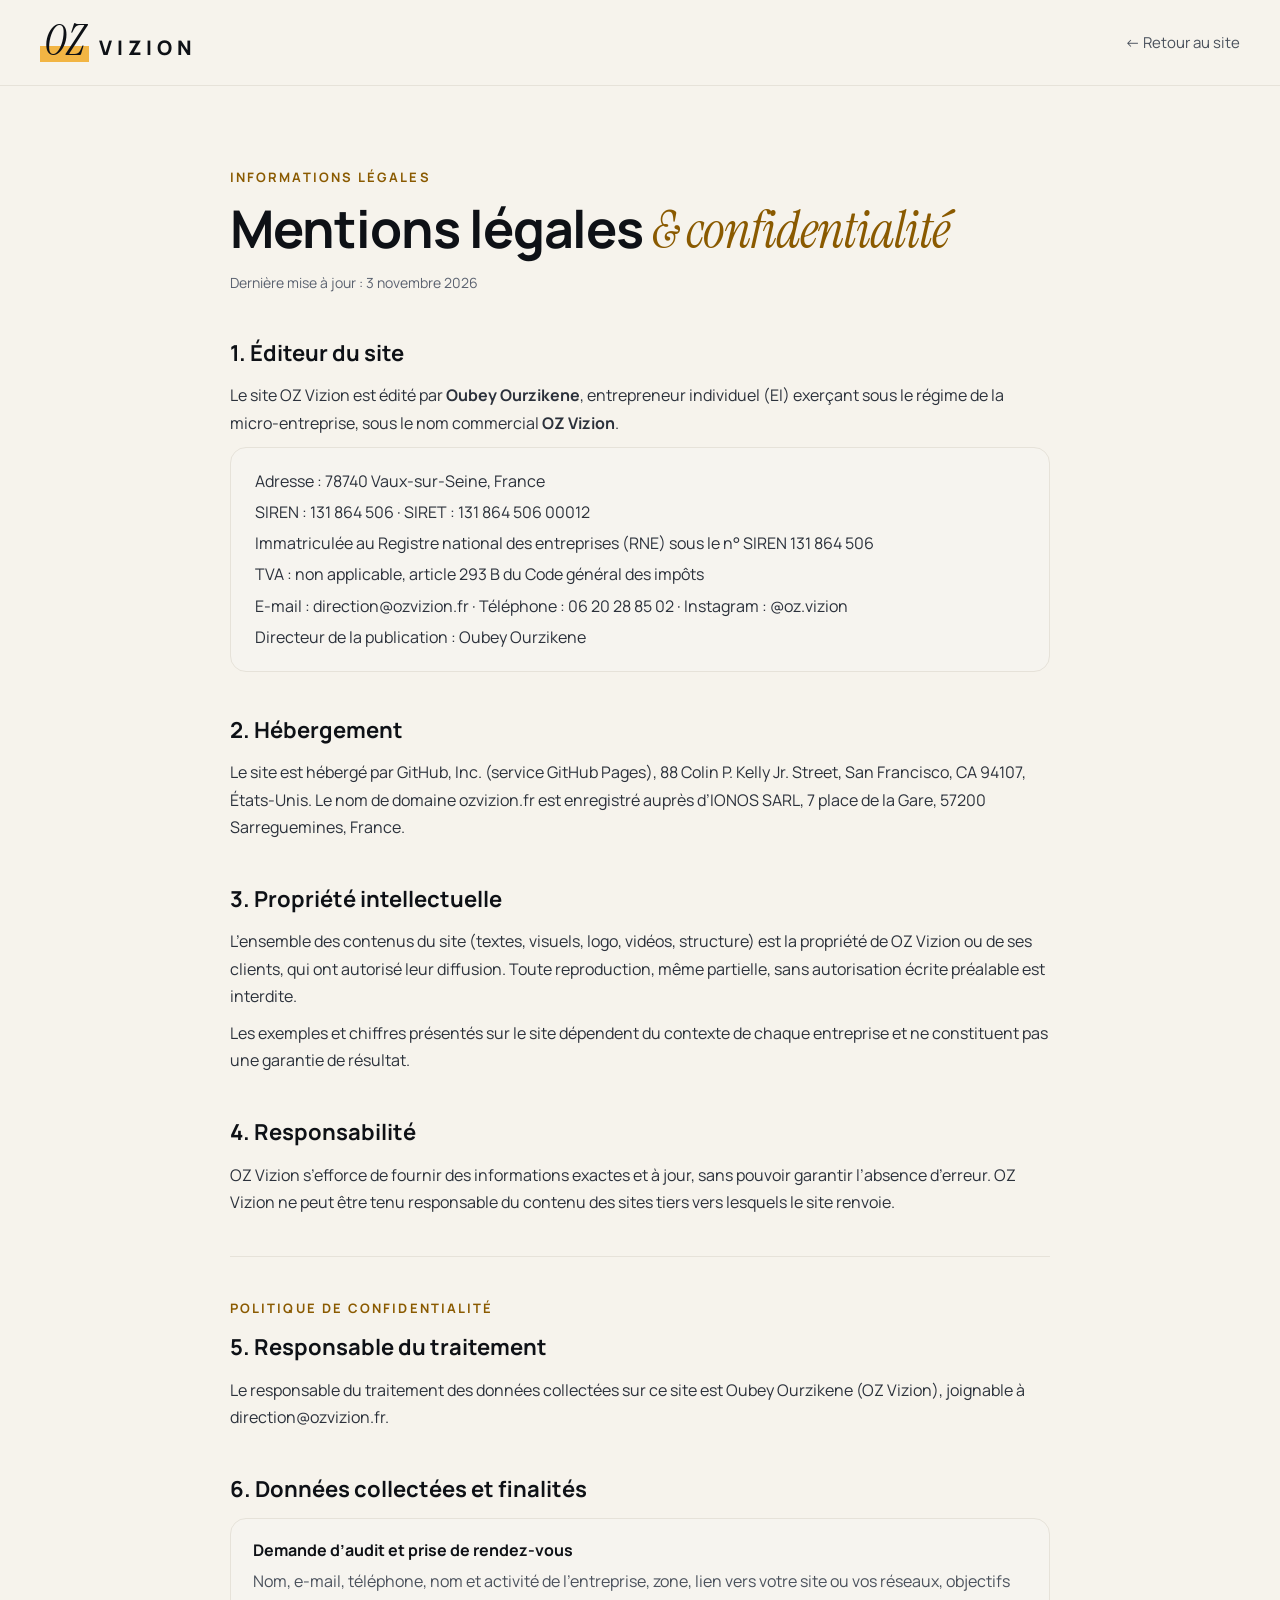
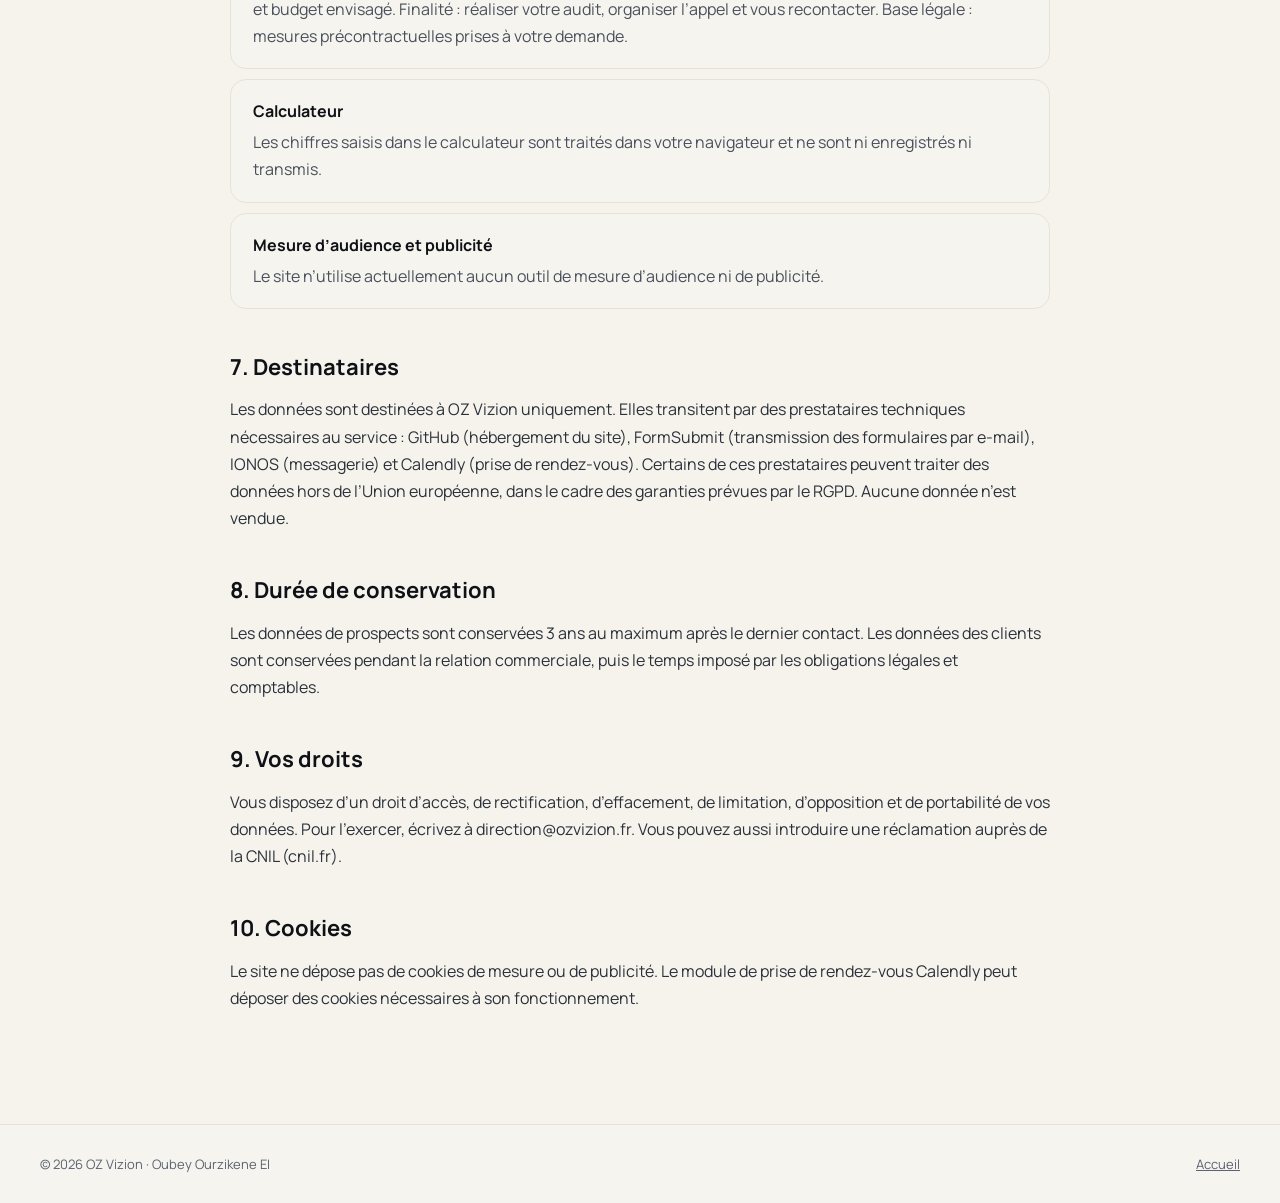
<file: mentions-legales.html>
<!doctype html>
<html lang="fr">
<head>
<meta charset="utf-8">
<meta name="viewport" content="width=device-width, initial-scale=1">
<title>Mentions légales & confidentialité · OZ Vizion</title>
<meta name="description" content="Mentions légales et politique de confidentialité du site OZ Vizion.">
<meta name="theme-color" content="#0E1116">
<meta property="og:type" content="website">
<meta property="og:site_name" content="OZ Vizion">
<meta property="og:title" content="Mentions légales & confidentialité · OZ Vizion">
<meta property="og:description" content="Mentions légales et politique de confidentialité du site OZ Vizion.">
<meta property="og:image" content="https://ozvizion.fr/oubey-ourzikene.jpg">
<link rel="icon" href="data:image/svg+xml,%3Csvg xmlns=%27http://www.w3.org/2000/svg%27 viewBox=%270 0 64 64%27%3E%3Crect width=%2764%27 height=%2764%27 rx=%2714%27 fill=%27%230E1116%27/%3E%3Crect x=%2710%27 y=%2738%27 width=%2744%27 height=%2710%27 fill=%27%23F2B544%27/%3E%3Ctext x=%2732%27 y=%2744%27 text-anchor=%27middle%27 font-family=%27Georgia,serif%27 font-style=%27italic%27 font-size=%2732%27 fill=%27white%27%3EOZ%3C/text%3E%3C/svg%3E">
<link rel="preconnect" href="https://fonts.googleapis.com">
<link rel="preconnect" href="https://fonts.gstatic.com" crossorigin>
<link rel="stylesheet" href="https://fonts.googleapis.com/css2?family=Instrument+Serif:ital@0;1&amp;family=Manrope:wght@400;500;600;700;800&amp;display=swap">
<style>
body{margin:0;background:#F6F3EC}
a{color:#8A5A00}a:hover{color:#0E1116}

html{scroll-behavior:smooth;scroll-padding-top:96px}
[hidden]{display:none !important}
.vz-opt{display:flex;gap:14px;align-items:flex-start;width:100%;text-align:left;padding:18px 20px;border-radius:18px;font-family:inherit;color:#FFFFFF;cursor:pointer;background:transparent;border:1.5px solid rgba(255,255,255,.15);transition:background-color .3s ease,border-color .3s ease}
.vz-opt.is-on{background:rgba(255,255,255,.08);border-color:#F2B544}
.vz-seg{flex:1 1 0;min-height:44px;border:none;border-radius:999px;padding:10px 14px;font-family:inherit;font-size:14px;font-weight:700;cursor:pointer;background:transparent;color:#4A515C;transition:background-color .3s ease,color .3s ease}
.vz-seg.is-on{background:#0E1116;color:#FFFFFF}
.vz-field{display:flex;flex-direction:column;gap:8px}
.vz-field label{font-weight:700;font-size:15px}
.vz-input{font-family:inherit;font-size:16px;padding:14px 16px;border-radius:14px;border:1px solid #E2DDD2;background:#FAF8F4;color:#0E1116;width:100%;box-sizing:border-box;transition:border-color .2s ease,box-shadow .2s ease,background-color .2s ease}
.vz-input:focus{outline:none;border-color:#0E1116;background:#FFFFFF;box-shadow:0 0 0 4px rgba(242,181,68,.35)}
.vz-radio{position:relative}
.vz-radio input{position:absolute;opacity:0;width:1px;height:1px}
.vz-radio span{display:inline-flex;align-items:center;font-size:15px;font-weight:600;padding:11px 18px;min-height:44px;box-sizing:border-box;border-radius:999px;border:1.5px solid #E2DDD2;background:#FAF8F4;color:#0E1116;cursor:pointer;transition:transform .2s ease,background-color .2s ease,border-color .2s ease}
.vz-radio span:hover{transform:translateY(-2px)}
.vz-radio input:checked + span{background:#0E1116;color:#FFFFFF;border-color:#0E1116;font-weight:700}
.vz-radio input:focus-visible + span{box-shadow:0 0 0 3px rgba(242,181,68,.6)}
.vz-tab{display:inline-flex;align-items:center;gap:8px;font-size:14px;font-weight:600;color:#8A909A}
.vz-tab b{width:22px;height:22px;border-radius:999px;display:inline-flex;align-items:center;justify-content:center;font-size:12px;font-weight:800;border:1.5px solid #C9CCD1;color:#8A909A;box-sizing:border-box}
.vz-tab.is-active{font-weight:800;color:#0E1116}
.vz-tab.is-active b{background:#0E1116;color:#FFFFFF;border-color:#0E1116}
.vz-tab.is-done{color:#0E1116}
.vz-tab.is-done b{background:#F2B544;border-color:#F2B544;color:#0E1116}
.vz-next:disabled{opacity:.6;cursor:wait}
@media (max-width: 960px){header nav .vz-nav{display:none}}
[style*="overflow: hidden"]{overflow:clip !important}
@media (max-width: 600px){#top .vz-drift{display:none}}
@media (max-width: 560px){header nav a.vz-btn{padding:10px 14px !important;font-size:14px}}
</style>
</head>
<body>


<div style="background: #F6F3EC; color: #0E1116; font-family: 'Manrope', system-ui, sans-serif; font-size: 16px; line-height: 1.7; min-height: 100vh">

<header style="border-bottom: 1px solid #E6E2D9">
<div style="max-width: 1200px; margin: 0 auto; padding: 20px 24px; display: flex; flex-wrap: wrap; align-items: center; justify-content: space-between; gap: 16px">
<a href="/" style="display: flex; align-items: baseline; gap: 10px; text-decoration: none; color: #0E1116"><span style="font-family: 'Instrument Serif', serif; font-style: italic; font-size: 42px; line-height: 1; padding: 0 4px; background: linear-gradient(transparent 62%, #F2B544 62%)">OZ</span><span style="font-size: 20px; font-weight: 800; letter-spacing: 0.24em">VIZION</span></a>
<a href="/" style="color: #4A515C; text-decoration: none; font-size: 15px; min-height: 44px; display: inline-flex; align-items: center">← Retour au site</a>
</div>
</header>

<main style="max-width: 820px; margin: 0 auto; padding: 80px 24px 112px; display: flex; flex-direction: column; gap: 40px">
<div style="display: flex; flex-direction: column; gap: 12px">
<span style="font-size: 13px; font-weight: 700; letter-spacing: 0.16em; color: #8A5A00">INFORMATIONS LÉGALES</span>
<h1 style="margin: 0; font-size: clamp(34px, 5vw, 52px); line-height: 1.1; font-weight: 700; letter-spacing: -0.02em">Mentions légales <span style="font-family: 'Instrument Serif', serif; font-style: italic; font-weight: 400; color: #8A5A00">&amp; confidentialité</span></h1>
<p style="margin: 0; color: #5B6270; font-size: 14px">Dernière mise à jour : 3 novembre 2026</p>
</div>

<section style="display: flex; flex-direction: column; gap: 10px">
<h2 style="margin: 0; font-size: 22px; font-weight: 700">1. Éditeur du site</h2>
<p style="margin: 0; color: #2B313B">Le site OZ Vizion est édité par <b>Oubey Ourzikene</b>, entrepreneur individuel (EI) exerçant sous le régime de la micro-entreprise, sous le nom commercial <b>OZ Vizion</b>.</p>
<div style="background: #F6F4EF; border: 1px solid #E6E2D9; border-radius: 16px; padding: 20px 24px; display: flex; flex-direction: column; gap: 4px; color: #2B313B">
<span>Adresse : 78740 Vaux-sur-Seine, France</span>
<span>SIREN : 131 864 506 · SIRET : 131 864 506 00012</span>
<span>Immatriculée au Registre national des entreprises (RNE) sous le n° SIREN 131 864 506</span>
<span>TVA : non applicable, article 293 B du Code général des impôts</span>
<span>E-mail : direction@ozvizion.fr · Téléphone : 06 20 28 85 02 · Instagram : @oz.vizion</span>
<span>Directeur de la publication : Oubey Ourzikene</span>
</div>
</section>

<section style="display: flex; flex-direction: column; gap: 10px">
<h2 style="margin: 0; font-size: 22px; font-weight: 700">2. Hébergement</h2>
<p style="margin: 0; color: #2B313B">Le site est hébergé par GitHub, Inc. (service GitHub Pages), 88 Colin P. Kelly Jr. Street, San Francisco, CA 94107, États-Unis. Le nom de domaine ozvizion.fr est enregistré auprès d’IONOS SARL, 7 place de la Gare, 57200 Sarreguemines, France.</p>
</section>

<section style="display: flex; flex-direction: column; gap: 10px">
<h2 style="margin: 0; font-size: 22px; font-weight: 700">3. Propriété intellectuelle</h2>
<p style="margin: 0; color: #2B313B">L’ensemble des contenus du site (textes, visuels, logo, vidéos, structure) est la propriété de OZ Vizion ou de ses clients, qui ont autorisé leur diffusion. Toute reproduction, même partielle, sans autorisation écrite préalable est interdite.</p>
<p style="margin: 0; color: #2B313B">Les exemples et chiffres présentés sur le site dépendent du contexte de chaque entreprise et ne constituent pas une garantie de résultat.</p>
</section>

<section style="display: flex; flex-direction: column; gap: 10px">
<h2 style="margin: 0; font-size: 22px; font-weight: 700">4. Responsabilité</h2>
<p style="margin: 0; color: #2B313B">OZ Vizion s’efforce de fournir des informations exactes et à jour, sans pouvoir garantir l’absence d’erreur. OZ Vizion ne peut être tenu responsable du contenu des sites tiers vers lesquels le site renvoie.</p>
</section>

<div style="height: 1px; background: #E6E2D9"></div>

<section style="display: flex; flex-direction: column; gap: 10px">
<span style="font-size: 13px; font-weight: 700; letter-spacing: 0.16em; color: #8A5A00">POLITIQUE DE CONFIDENTIALITÉ</span>
<h2 style="margin: 0; font-size: 22px; font-weight: 700">5. Responsable du traitement</h2>
<p style="margin: 0; color: #2B313B">Le responsable du traitement des données collectées sur ce site est Oubey Ourzikene (OZ Vizion), joignable à direction@ozvizion.fr.</p>
</section>

<section style="display: flex; flex-direction: column; gap: 10px">
<h2 style="margin: 0; font-size: 22px; font-weight: 700">6. Données collectées et finalités</h2>
<div style="display: flex; flex-direction: column; gap: 10px">
<div style="background: #F6F4EF; border: 1px solid #E6E2D9; border-radius: 16px; padding: 18px 22px"><b>Demande d’audit et prise de rendez-vous</b><p style="margin: 4px 0 0; color: #4A515C">Nom, e-mail, téléphone, nom et activité de l’entreprise, zone, lien vers votre site ou vos réseaux, objectifs et budget envisagé. Finalité : réaliser votre audit, organiser l’appel et vous recontacter. Base légale : mesures précontractuelles prises à votre demande.</p></div>
<div style="background: #F6F4EF; border: 1px solid #E6E2D9; border-radius: 16px; padding: 18px 22px"><b>Calculateur</b><p style="margin: 4px 0 0; color: #4A515C">Les chiffres saisis dans le calculateur sont traités dans votre navigateur et ne sont ni enregistrés ni transmis.</p></div>
<div style="background: #F6F4EF; border: 1px solid #E6E2D9; border-radius: 16px; padding: 18px 22px"><b>Mesure d’audience et publicité</b><p style="margin: 4px 0 0; color: #4A515C">Le site n’utilise actuellement aucun outil de mesure d’audience ni de publicité.</p></div>
</div>
</section>

<section style="display: flex; flex-direction: column; gap: 10px">
<h2 style="margin: 0; font-size: 22px; font-weight: 700">7. Destinataires</h2>
<p style="margin: 0; color: #2B313B">Les données sont destinées à OZ Vizion uniquement. Elles transitent par des prestataires techniques nécessaires au service : GitHub (hébergement du site), FormSubmit (transmission des formulaires par e-mail), IONOS (messagerie) et Calendly (prise de rendez-vous). Certains de ces prestataires peuvent traiter des données hors de l’Union européenne, dans le cadre des garanties prévues par le RGPD. Aucune donnée n’est vendue.</p>
</section>

<section style="display: flex; flex-direction: column; gap: 10px">
<h2 style="margin: 0; font-size: 22px; font-weight: 700">8. Durée de conservation</h2>
<p style="margin: 0; color: #2B313B">Les données de prospects sont conservées 3 ans au maximum après le dernier contact. Les données des clients sont conservées pendant la relation commerciale, puis le temps imposé par les obligations légales et comptables.</p>
</section>

<section style="display: flex; flex-direction: column; gap: 10px">
<h2 style="margin: 0; font-size: 22px; font-weight: 700">9. Vos droits</h2>
<p style="margin: 0; color: #2B313B">Vous disposez d’un droit d’accès, de rectification, d’effacement, de limitation, d’opposition et de portabilité de vos données. Pour l’exercer, écrivez à direction@ozvizion.fr. Vous pouvez aussi introduire une réclamation auprès de la CNIL (cnil.fr).</p>
</section>

<section style="display: flex; flex-direction: column; gap: 10px">
<h2 style="margin: 0; font-size: 22px; font-weight: 700">10. Cookies</h2>
<p style="margin: 0; color: #2B313B">Le site ne dépose pas de cookies de mesure ou de publicité. Le module de prise de rendez-vous Calendly peut déposer des cookies nécessaires à son fonctionnement.</p>
</section>

</main>

<footer style="background: #F6F4EF; border-top: 1px solid #E6E2D9">
<div style="max-width: 1200px; margin: 0 auto; padding: 28px 24px; display: flex; flex-wrap: wrap; justify-content: space-between; gap: 16px; font-size: 13px; color: #5B6270">
<span>© 2026 OZ Vizion · Oubey Ourzikene EI</span>
<div style="display: flex; flex-wrap: wrap; gap: 20px"><a href="/" style="color: #5B6270">Accueil</a></div>
</div>
</footer>

</div>

</body>
</html>
</file>
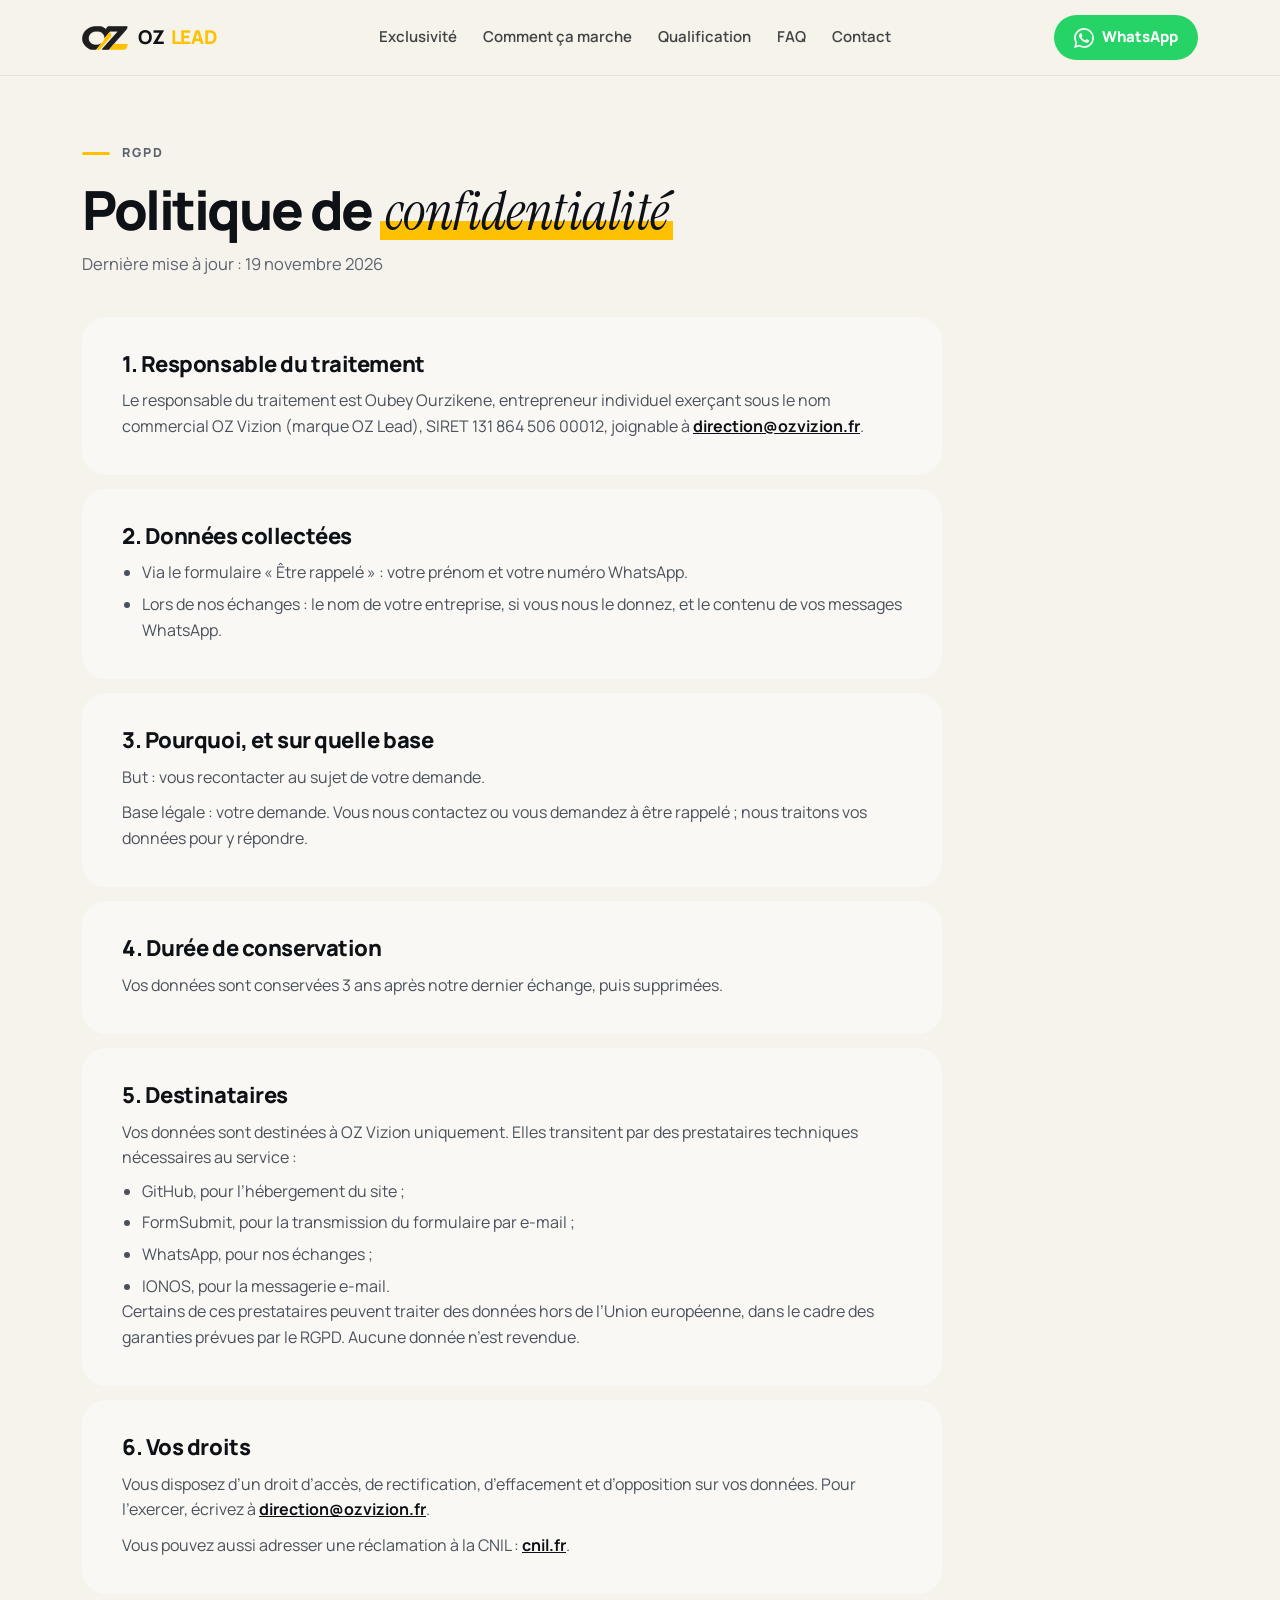
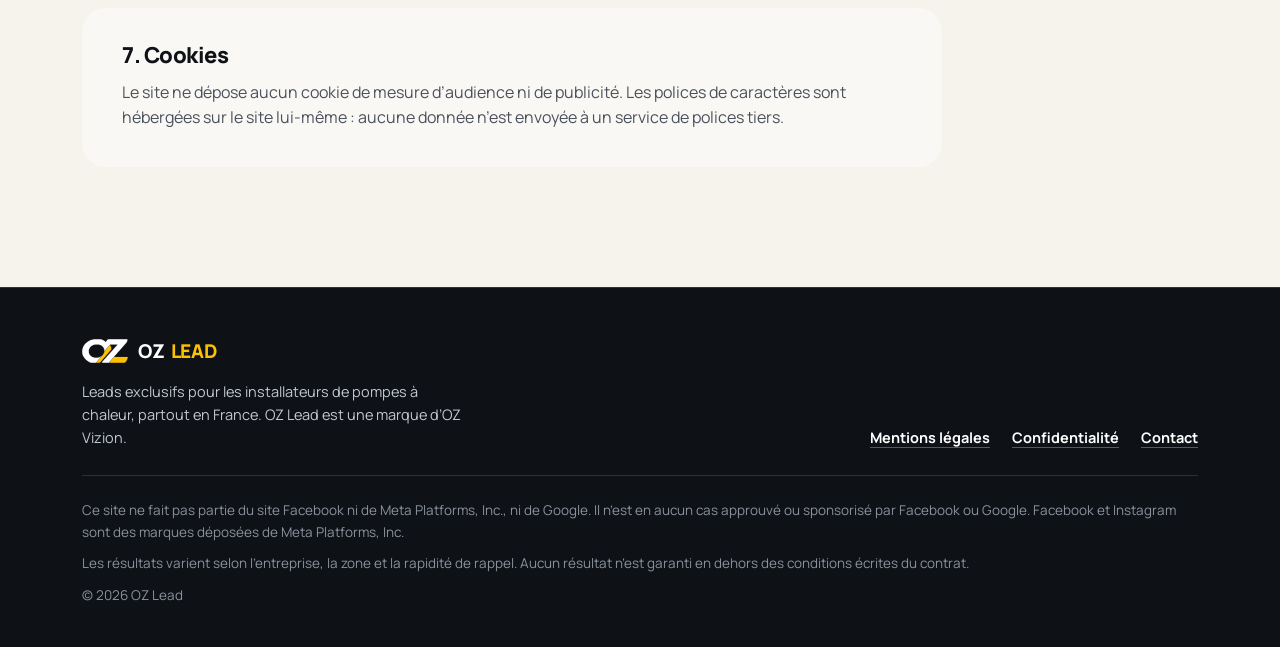
<file: lead/confidentialite.html>
<!DOCTYPE html>

<html class="no-js" lang="fr">
<head>
<meta charset="utf-8"/>
<meta content="width=device-width, initial-scale=1, viewport-fit=cover" name="viewport"/>
<title>Politique de confidentialité · OZ Lead</title>
<meta content="Comment OZ Lead traite les données transmises via le formulaire de rappel et WhatsApp." name="description"/>
<meta content="noindex, follow" name="robots"/>
<meta content="#0E1116" name="theme-color"/>
<link href="assets/favicon.svg" rel="icon" type="image/svg+xml"/>
<link href="assets/style.css?v=2" rel="stylesheet"/>
<script>document.documentElement.classList.remove('no-js')</script>
</head>
<body>
<svg aria-hidden="true" height="0" style="position:absolute" width="0">
<defs>
<symbol fill="none" id="i-arrow" stroke="currentColor" stroke-linecap="round" stroke-linejoin="round" stroke-width="2.4" viewbox="0 0 24 24"><path d="M5 12h14M13 6l6 6-6 6"></path></symbol>
<symbol fill="none" id="i-check" stroke="currentColor" stroke-linecap="round" stroke-linejoin="round" stroke-width="2.4" viewbox="0 0 24 24"><path d="M20 6 9 17l-5-5"></path></symbol>
<symbol fill="none" id="i-x" stroke="currentColor" stroke-linecap="round" stroke-linejoin="round" stroke-width="2.6" viewbox="0 0 24 24"><path d="M18 6 6 18M6 6l12 12"></path></symbol>
<symbol fill="none" id="i-phone" stroke="currentColor" stroke-linecap="round" stroke-linejoin="round" stroke-width="2" viewbox="0 0 24 24"><path d="M22 16.9v3a2 2 0 0 1-2.2 2 19.8 19.8 0 0 1-8.6-3.1 19.5 19.5 0 0 1-6-6A19.8 19.8 0 0 1 2.1 4.2 2 2 0 0 1 4.1 2h3a2 2 0 0 1 2 1.7c.1.9.4 1.8.7 2.7a2 2 0 0 1-.5 2.1L8 9.8a16 16 0 0 0 6 6l1.3-1.3a2 2 0 0 1 2.1-.4c.9.3 1.8.6 2.7.7a2 2 0 0 1 1.7 2z"></path></symbol>
<symbol fill="currentColor" id="i-wa" viewbox="0 0 24 24"><path d="M17.472 14.382c-.297-.149-1.758-.867-2.03-.967-.273-.099-.471-.148-.67.15-.197.297-.767.966-.94 1.164-.173.199-.347.223-.644.075-.297-.15-1.255-.463-2.39-1.475-.883-.788-1.48-1.761-1.653-2.059-.173-.297-.018-.458.13-.606.134-.133.298-.347.446-.52.149-.174.198-.298.298-.497.099-.198.05-.371-.025-.52-.075-.149-.669-1.612-.916-2.207-.242-.579-.487-.5-.669-.51-.173-.008-.371-.01-.57-.01-.198 0-.52.074-.792.372-.272.297-1.04 1.016-1.04 2.479 0 1.462 1.065 2.875 1.213 3.074.149.198 2.096 3.2 5.077 4.487.709.306 1.262.489 1.694.625.712.227 1.36.195 1.871.118.571-.085 1.758-.719 2.006-1.413.248-.694.248-1.289.173-1.413-.074-.124-.272-.198-.57-.347m-5.421 7.403h-.004a9.87 9.87 0 0 1-5.031-1.378l-.361-.214-3.741.982.998-3.648-.235-.374a9.86 9.86 0 0 1-1.51-5.26c.001-5.45 4.436-9.884 9.888-9.884 2.64 0 5.122 1.03 6.988 2.898a9.825 9.825 0 0 1 2.893 6.994c-.003 5.45-4.437 9.884-9.885 9.884m8.413-18.297A11.815 11.815 0 0 0 12.05 0C5.495 0 .16 5.335.157 11.892c0 2.096.547 4.142 1.588 5.945L.057 24l6.305-1.654a11.882 11.882 0 0 0 5.683 1.448h.005c6.554 0 11.89-5.335 11.893-11.893a11.821 11.821 0 0 0-3.48-8.413z"></path></symbol>
</defs>
</svg>
<a class="sr-only" href="#main">Aller au contenu</a>
<header class="topbar">
<div class="wrap">
<a aria-label="OZ Lead, accueil" class="logo" href="./">
<span class="logo__oz">OZ</span><span class="logo__word">LEAD</span>
</a>
<nav aria-label="Navigation principale" class="nav">
<a href="./#exclusif">Exclusivité</a>
<a href="./#comment">Comment ça marche</a>
<a href="./#qualification">Qualification</a>
<a href="./#faq">FAQ</a>
<a href="contact.html">Contact</a>
</nav>
<div class="topbar__right">
<a class="topbar__contact" href="contact.html">Contact</a>
<a aria-label="Écrire sur WhatsApp" class="btn btn--wa btn--top" href="https://wa.me/33695235134" rel="noopener" target="_blank">
<svg aria-hidden="true" class="wa-ico bounce"><use href="#i-wa"></use></svg><span class="wa-label">WhatsApp</span>
</a>
</div>
</div>
</header>
<main id="main">
<section class="legal-hero">
<div class="wrap">
<p class="kicker">RGPD</p>
<h1>Politique&nbsp;de <span class="hl">confidentialité</span></h1>
<p>Dernière mise à jour&nbsp;: 19 novembre 2026</p>
</div>
</section>
<section class="legal">
<div class="wrap">
<div class="legal__card">
<h2>1. Responsable du&nbsp;traitement</h2>
<p>Le responsable du traitement est Oubey Ourzikene, entrepreneur individuel exerçant sous le nom commercial OZ Vizion (marque OZ Lead), SIRET 131&nbsp;864&nbsp;506&nbsp;00012, joignable à <a href="mailto:direction@ozvizion.fr">direction@ozvizion.fr</a>.</p>
</div>
<div class="legal__card">
<h2>2. Données&nbsp;collectées</h2>
<ul>
<li>Via le formulaire «&nbsp;Être rappelé&nbsp;»&nbsp;: votre prénom et votre numéro WhatsApp.</li>
<li>Lors de nos échanges&nbsp;: le nom de votre entreprise, si vous nous le donnez, et le contenu de vos messages WhatsApp.</li>
</ul>
</div>
<div class="legal__card">
<h2>3. Pourquoi, et sur quelle&nbsp;base</h2>
<p>But&nbsp;: vous recontacter au sujet de votre demande.</p>
<p>Base légale&nbsp;: votre demande. Vous nous contactez ou vous demandez à être rappelé&nbsp;; nous traitons vos données pour y répondre.</p>
</div>
<div class="legal__card">
<h2>4. Durée de&nbsp;conservation</h2>
<p>Vos données sont conservées 3&nbsp;ans après notre dernier échange, puis supprimées.</p>
</div>
<div class="legal__card">
<h2>5.&nbsp;Destinataires</h2>
<p>Vos données sont destinées à OZ Vizion uniquement. Elles transitent par des prestataires techniques nécessaires au service&nbsp;:</p>
<ul>
<li>GitHub, pour l’hébergement du site&nbsp;;</li>
<li>FormSubmit, pour la transmission du formulaire par e-mail&nbsp;;</li>
<li>WhatsApp, pour nos échanges&nbsp;;</li>
<li>IONOS, pour la messagerie e-mail.</li>
</ul>
<p>Certains de ces prestataires peuvent traiter des données hors de l’Union européenne, dans le cadre des garanties prévues par le RGPD. Aucune donnée n’est revendue.</p>
</div>
<div class="legal__card">
<h2>6. Vos&nbsp;droits</h2>
<p>Vous disposez d’un droit d’accès, de rectification, d’effacement et d’opposition sur vos données. Pour l’exercer, écrivez à <a href="mailto:direction@ozvizion.fr">direction@ozvizion.fr</a>.</p>
<p>Vous pouvez aussi adresser une réclamation à la CNIL&nbsp;: <a href="https://www.cnil.fr" rel="noopener" target="_blank">cnil.fr</a>.</p>
</div>
<div class="legal__card">
<h2>7.&nbsp;Cookies</h2>
<p>Le site ne dépose aucun cookie de mesure d’audience ni de publicité. Les polices de caractères sont hébergées sur le site lui-même&nbsp;: aucune donnée n’est envoyée à un service de polices tiers.</p>
</div>
</div>
</section>
</main>
<footer class="footer">
<div class="wrap">
<div class="footer__top">
<div>
<a aria-label="OZ Lead, accueil" class="logo" href="./" style="color:#fff"><span class="logo__oz">OZ</span><span class="logo__word">LEAD</span></a>
<p class="footer__tagline">Leads exclusifs pour les installateurs de pompes à chaleur, partout en France. OZ Lead est une marque d’OZ Vizion.</p>
</div>
<nav aria-label="Liens légaux" class="footer__links">
<a href="mentions-legales.html">Mentions légales</a>
<a href="confidentialite.html">Confidentialité</a>
<a href="contact.html">Contact</a>
</nav>
</div>
<div class="footer__legal">
<p>Ce site ne fait pas partie du site Facebook ni de Meta Platforms, Inc., ni de Google. Il n’est en aucun cas approuvé ou sponsorisé par Facebook ou Google. Facebook et Instagram sont des marques déposées de Meta Platforms, Inc.</p>
<p>Les résultats varient selon l’entreprise, la zone et la rapidité de rappel. Aucun résultat n’est garanti en dehors des conditions écrites du contrat.</p>
<p>© 2026 OZ Lead</p>
</div>
</div>
</footer>
<div aria-hidden="true" aria-labelledby="modal-title" aria-modal="true" class="modal" id="contact-modal" role="dialog">
<div class="modal__overlay" data-close=""></div>
<div class="modal__box" tabindex="-1">
<button aria-label="Fermer" class="modal__close" data-close="" type="button"><svg aria-hidden="true"><use href="#i-x"></use></svg></button>
<h2 id="modal-title">Deux façons de démarrer. <span class="hl">Aucune ne vous&nbsp;engage.</span></h2>
<p class="modal__intro">Vous nous écrivez maintenant, ou c’est nous qui vous écrivons. Comme vous préférez.</p>
<div class="options">
<div class="option option--dark">
<span class="option__tag">Contact direct</span>
<h3>Écrivez-nous&nbsp;maintenant</h3>
<p>On répond sur WhatsApp, de patron à patron.</p>
<a class="bignum" href="tel:+33695235134">06&nbsp;95&nbsp;23&nbsp;51&nbsp;34</a>
<a class="btn btn--wa" href="https://wa.me/33695235134?text=Bonjour%2C%20je%20suis%20int%C3%A9ress%C3%A9%20pour%20les%20leads%20exclusifs." rel="noopener" target="_blank"><svg aria-hidden="true" class="wa-ico bounce"><use href="#i-wa"></use></svg>Écrire sur&nbsp;WhatsApp</a>
<a class="btn btn--ghost" href="tel:+33695235134"><svg aria-hidden="true" height="18" width="18"><use href="#i-phone"></use></svg>Appeler</a>
</div>
<div class="option">
<span class="option__tag">Être rappelé</span>
<h3>On vous écrit dans&nbsp;l’heure</h3>
<p>Deux champs, rien de plus.</p>
<form class="callback-form" novalidate="">
<input name="_subject" type="hidden" value="OZ Lead · Nouvelle demande de rappel"/>
<input name="_template" type="hidden" value="table"/>
<input name="_captcha" type="hidden" value="false"/>
<input name="source" type="hidden" value=""/>
<div aria-hidden="true" class="hp"><label>Ne pas remplir <input autocomplete="off" name="_honey" tabindex="-1" type="text"/></label></div>
<div class="field">
<label for="m-prenom">Prénom</label>
<input autocomplete="given-name" id="m-prenom" maxlength="60" name="prenom" placeholder="Votre prénom" required="" type="text"/>
</div>
<div class="field">
<label for="m-tel">Numéro WhatsApp</label>
<input autocomplete="tel" id="m-tel" inputmode="tel" maxlength="25" name="whatsapp" placeholder="06 12 34 56 78" required="" type="tel"/>
</div>
<p aria-live="polite" class="form-err" role="alert"></p>
<button class="btn btn--main btn--full" type="submit">Être rappelé dans&nbsp;l’heure <svg aria-hidden="true" class="arrow" height="20" width="20"><use href="#i-arrow"></use></svg></button>
<p class="form-note">Vos informations servent uniquement à vous recontacter au sujet de votre demande. <a href="confidentialite.html">Confidentialité</a></p>
</form>
<div aria-live="polite" class="success" role="status">
<div class="success__ico"><svg aria-hidden="true"><use href="#i-check"></use></svg></div>
<h3>C’est&nbsp;noté.</h3>
<p>On vous écrit sur WhatsApp dans l’heure.</p>
</div>
</div>
</div>
</div>
</div>
<script defer="" src="assets/main.js"></script>
</body>
</html>
</file>
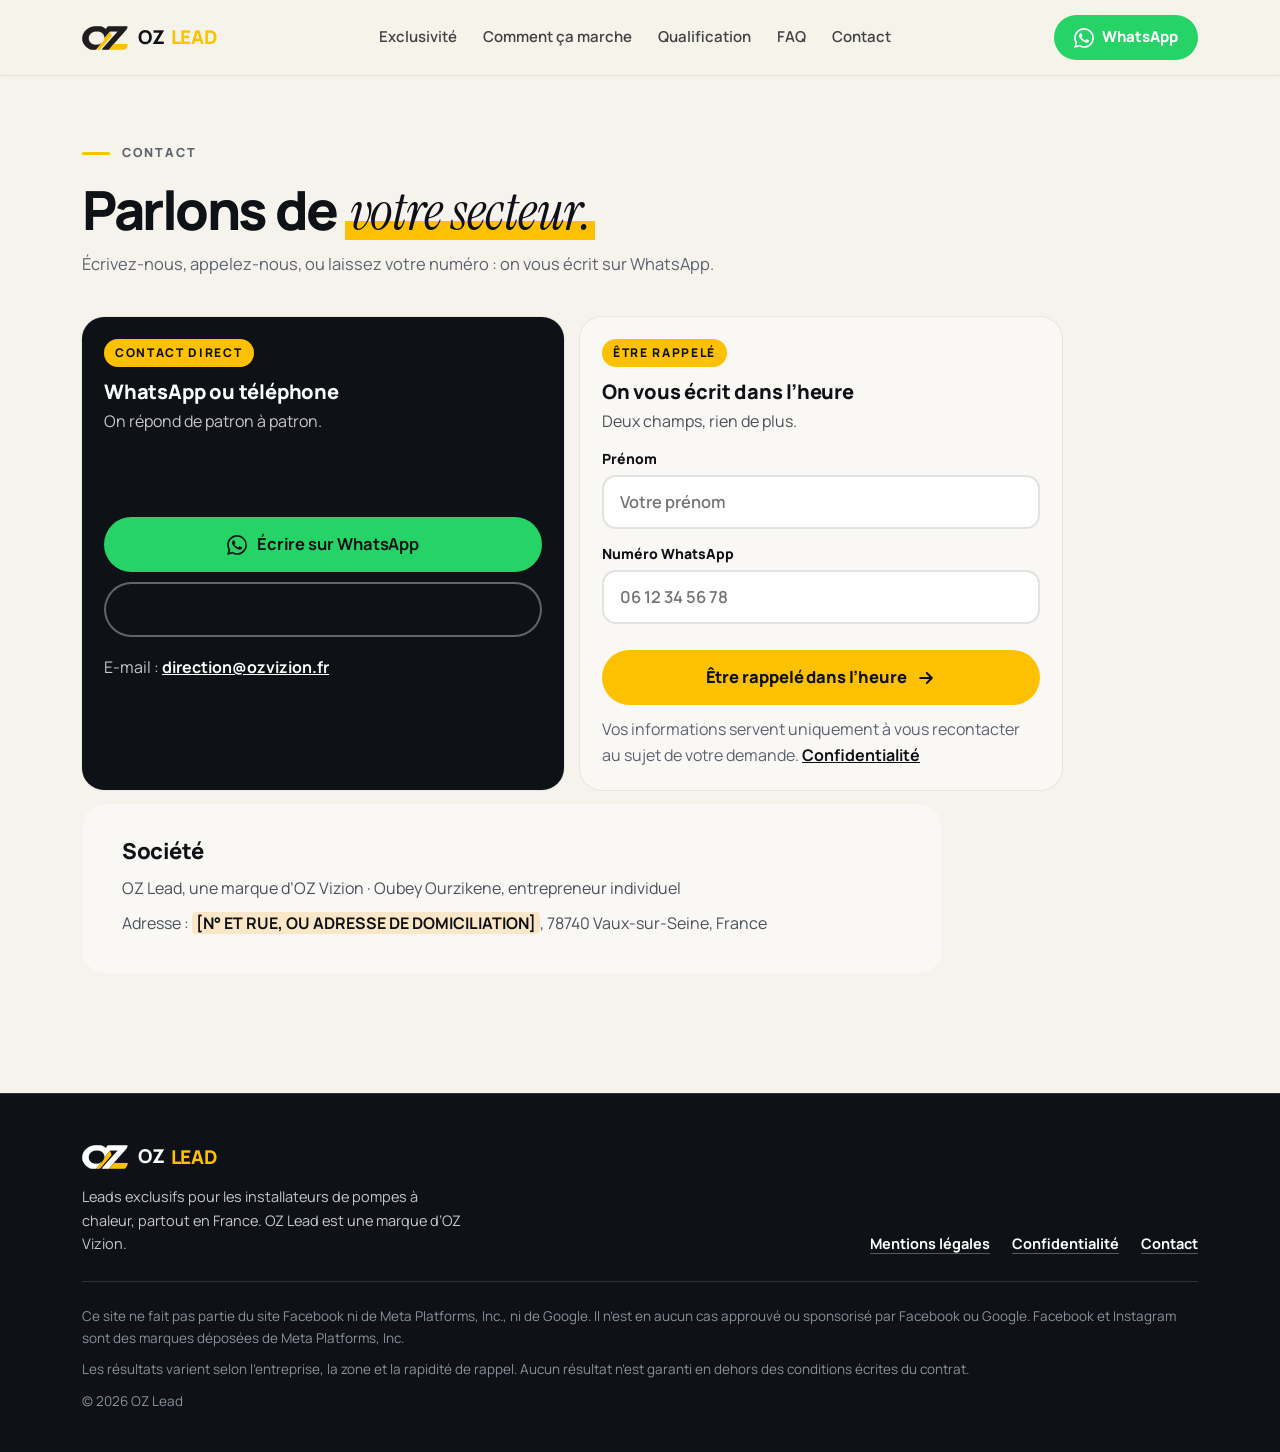
<file: lead/contact.html>
<!DOCTYPE html>

<html class="no-js" lang="fr">
<head>
<meta charset="utf-8"/>
<meta content="width=device-width, initial-scale=1, viewport-fit=cover" name="viewport"/>
<title>Contact · OZ Lead</title>
<meta content="Contactez OZ Lead sur WhatsApp, par téléphone ou par e-mail, ou demandez à être rappelé." name="description"/>
<meta content="#0E1116" name="theme-color"/>
<link href="assets/favicon.svg" rel="icon" type="image/svg+xml"/>
<link href="assets/style.css?v=2" rel="stylesheet"/>
<script>document.documentElement.classList.remove('no-js')</script>
</head>
<body>
<svg aria-hidden="true" height="0" style="position:absolute" width="0">
<defs>
<symbol fill="none" id="i-arrow" stroke="currentColor" stroke-linecap="round" stroke-linejoin="round" stroke-width="2.4" viewbox="0 0 24 24"><path d="M5 12h14M13 6l6 6-6 6"></path></symbol>
<symbol fill="none" id="i-check" stroke="currentColor" stroke-linecap="round" stroke-linejoin="round" stroke-width="2.4" viewbox="0 0 24 24"><path d="M20 6 9 17l-5-5"></path></symbol>
<symbol fill="none" id="i-check-c" stroke="currentColor" stroke-linecap="round" stroke-linejoin="round" stroke-width="2.2" viewbox="0 0 24 24"><circle cx="12" cy="12" r="10"></circle><path d="m8 12 3 3 5-6"></path></symbol>
<symbol fill="none" id="i-x-c" stroke="currentColor" stroke-linecap="round" stroke-linejoin="round" stroke-width="2.2" viewbox="0 0 24 24"><circle cx="12" cy="12" r="10"></circle><path d="m15 9-6 6M9 9l6 6"></path></symbol>
<symbol fill="none" id="i-x" stroke="currentColor" stroke-linecap="round" stroke-linejoin="round" stroke-width="2.6" viewbox="0 0 24 24"><path d="M18 6 6 18M6 6l12 12"></path></symbol>
<symbol fill="none" id="i-mail" stroke="currentColor" stroke-linecap="round" stroke-linejoin="round" stroke-width="2.2" viewbox="0 0 24 24"><rect height="16" rx="2" width="20" x="2" y="4"></rect><path d="m22 7-10 6L2 7"></path></symbol>
<symbol fill="none" id="i-shield" stroke="currentColor" stroke-linecap="round" stroke-linejoin="round" stroke-width="2" viewbox="0 0 24 24"><path d="M12 22s8-4 8-10V5l-8-3-8 3v7c0 6 8 10 8 10z"></path><path d="m9 12 2 2 4-4"></path></symbol>
<symbol fill="none" id="i-zap" stroke="currentColor" stroke-linecap="round" stroke-linejoin="round" stroke-width="2" viewbox="0 0 24 24"><path d="M13 2 3 14h9l-1 8 10-12h-9l1-8z"></path></symbol>
<symbol fill="none" id="i-home" stroke="currentColor" stroke-linecap="round" stroke-linejoin="round" stroke-width="2" viewbox="0 0 24 24"><path d="m3 10 9-7 9 7v10a2 2 0 0 1-2 2H5a2 2 0 0 1-2-2z"></path><path d="M9 22V12h6v10"></path></symbol>
<symbol fill="none" id="i-fan" stroke="currentColor" stroke-linecap="round" stroke-linejoin="round" stroke-width="2" viewbox="0 0 24 24"><circle cx="12" cy="12" r="2"></circle><path d="M12 10c0-4 1-7 4-7 2 0 3 2 1 4l-3 3M14 12c4 0 7 1 7 4 0 2-2 3-4 1l-3-3M12 14c0 4-1 7-4 7-2 0-3-2-1-4l3-3M10 12c-4 0-7-1-7-4 0-2 2-3 4-1l3 3"></path></symbol>
<symbol fill="none" id="i-pin" stroke="currentColor" stroke-linecap="round" stroke-linejoin="round" stroke-width="2" viewbox="0 0 24 24"><path d="M20 10c0 6-8 12-8 12s-8-6-8-12a8 8 0 0 1 16 0z"></path><circle cx="12" cy="10" r="3"></circle></symbol>
<symbol fill="none" id="i-sliders" stroke="currentColor" stroke-linecap="round" stroke-linejoin="round" stroke-width="2" viewbox="0 0 24 24"><path d="M4 21v-7M4 10V3M12 21v-9M12 8V3M20 21v-5M20 12V3M1 14h6M9 8h6M17 16h6"></path></symbol>
<symbol fill="none" id="i-refresh" stroke="currentColor" stroke-linecap="round" stroke-linejoin="round" stroke-width="2" viewbox="0 0 24 24"><path d="M21 12a9 9 0 1 1-3-6.7L21 8"></path><path d="M21 3v5h-5"></path></symbol>
<symbol fill="none" id="i-flask" stroke="currentColor" stroke-linecap="round" stroke-linejoin="round" stroke-width="2" viewbox="0 0 24 24"><path d="M9 3h6M10 3v6L4.5 19A2 2 0 0 0 6.2 22h11.6a2 2 0 0 0 1.7-3L14 9V3"></path><path d="M7 15h10"></path></symbol>
<symbol fill="none" id="i-unlock" stroke="currentColor" stroke-linecap="round" stroke-linejoin="round" stroke-width="2" viewbox="0 0 24 24"><rect height="11" rx="2" width="18" x="3" y="11"></rect><path d="M7 11V7a5 5 0 0 1 9.9-1"></path></symbol>
<symbol fill="none" id="i-phone" stroke="currentColor" stroke-linecap="round" stroke-linejoin="round" stroke-width="2" viewbox="0 0 24 24"><path d="M22 16.9v3a2 2 0 0 1-2.2 2 19.8 19.8 0 0 1-8.6-3.1 19.5 19.5 0 0 1-6-6A19.8 19.8 0 0 1 2.1 4.2 2 2 0 0 1 4.1 2h3a2 2 0 0 1 2 1.7c.1.9.4 1.8.7 2.7a2 2 0 0 1-.5 2.1L8 9.8a16 16 0 0 0 6 6l1.3-1.3a2 2 0 0 1 2.1-.4c.9.3 1.8.6 2.7.7a2 2 0 0 1 1.7 2z"></path></symbol>
<symbol fill="none" id="i-clip" stroke="currentColor" stroke-linecap="round" stroke-linejoin="round" stroke-width="2" viewbox="0 0 24 24"><rect height="4" rx="1" width="8" x="8" y="2"></rect><path d="M16 4h2a2 2 0 0 1 2 2v14a2 2 0 0 1-2 2H6a2 2 0 0 1-2-2V6a2 2 0 0 1 2-2h2"></path><path d="M12 11h4M12 16h4M8 11h.01M8 16h.01"></path></symbol>
<symbol fill="none" id="i-sheet" stroke="currentColor" stroke-linecap="round" stroke-linejoin="round" stroke-width="2" viewbox="0 0 24 24"><rect height="18" rx="2" width="18" x="3" y="3"></rect><path d="M3 9h18M3 15h18M9 3v18"></path></symbol>
<symbol fill="none" id="i-clock" stroke="currentColor" stroke-linecap="round" stroke-linejoin="round" stroke-width="2" viewbox="0 0 24 24"><circle cx="12" cy="12" r="10"></circle><path d="M12 6v6l4 2"></path></symbol>
<symbol fill="none" id="i-msg" stroke="currentColor" stroke-linecap="round" stroke-linejoin="round" stroke-width="2" viewbox="0 0 24 24"><path d="M21 11.5a8.4 8.4 0 0 1-12.4 7.4L3 21l2.1-5.6A8.4 8.4 0 1 1 21 11.5z"></path></symbol>
<symbol fill="none" id="i-eye" stroke="currentColor" stroke-linecap="round" stroke-linejoin="round" stroke-width="2" viewbox="0 0 24 24"><path d="M2 12s3.5-7 10-7 10 7 10 7-3.5 7-10 7S2 12 2 12z"></path><circle cx="12" cy="12" r="3"></circle></symbol>
<symbol fill="none" id="i-mega" stroke="currentColor" stroke-linecap="round" stroke-linejoin="round" stroke-width="2" viewbox="0 0 24 24"><path d="m3 11 18-5v12L3 13v-2z"></path><path d="M11.6 16.8a3 3 0 1 1-5.8-1.6"></path></symbol>
<symbol fill="none" id="i-filter" stroke="currentColor" stroke-linecap="round" stroke-linejoin="round" stroke-width="2" viewbox="0 0 24 24"><path d="M22 3H2l8 9.5V19l4 2v-8.5L22 3z"></path></symbol>
<symbol fill="currentColor" id="i-wa" viewbox="0 0 24 24"><path d="M17.472 14.382c-.297-.149-1.758-.867-2.03-.967-.273-.099-.471-.148-.67.15-.197.297-.767.966-.94 1.164-.173.199-.347.223-.644.075-.297-.15-1.255-.463-2.39-1.475-.883-.788-1.48-1.761-1.653-2.059-.173-.297-.018-.458.13-.606.134-.133.298-.347.446-.52.149-.174.198-.298.298-.497.099-.198.05-.371-.025-.52-.075-.149-.669-1.612-.916-2.207-.242-.579-.487-.5-.669-.51-.173-.008-.371-.01-.57-.01-.198 0-.52.074-.792.372-.272.297-1.04 1.016-1.04 2.479 0 1.462 1.065 2.875 1.213 3.074.149.198 2.096 3.2 5.077 4.487.709.306 1.262.489 1.694.625.712.227 1.36.195 1.871.118.571-.085 1.758-.719 2.006-1.413.248-.694.248-1.289.173-1.413-.074-.124-.272-.198-.57-.347m-5.421 7.403h-.004a9.87 9.87 0 0 1-5.031-1.378l-.361-.214-3.741.982.998-3.648-.235-.374a9.86 9.86 0 0 1-1.51-5.26c.001-5.45 4.436-9.884 9.888-9.884 2.64 0 5.122 1.03 6.988 2.898a9.825 9.825 0 0 1 2.893 6.994c-.003 5.45-4.437 9.884-9.885 9.884m8.413-18.297A11.815 11.815 0 0 0 12.050 0C5.495 0 .16 5.335.157 11.892c0 2.096.547 4.142 1.588 5.945L.057 24l6.305-1.654a11.882 11.882 0 0 0 5.683 1.448h.005c6.554 0 11.890-5.335 11.893-11.893a11.821 11.821 0 0 0-3.480-8.413z"></path></symbol>
</defs>
</svg>
<a class="sr-only" href="#main">Aller au contenu</a>
<header class="topbar">
<div class="wrap">
<a aria-label="OZ Lead, accueil" class="logo" href="./">
<span class="logo__oz">OZ</span><span class="logo__word">LEAD</span>
</a>
<nav aria-label="Navigation principale" class="nav">
<a href="./#exclusif">Exclusivité</a>
<a href="./#comment">Comment ça marche</a>
<a href="./#qualification">Qualification</a>
<a href="./#faq">FAQ</a>
<a href="contact.html">Contact</a>
</nav>
<div class="topbar__right">
<a class="topbar__contact" href="contact.html">Contact</a>
<a aria-label="Écrire sur WhatsApp" class="btn btn--wa btn--top" href="https://wa.me/33695235134" rel="noopener" target="_blank">
<svg aria-hidden="true" class="wa-ico bounce"><use href="#i-wa"></use></svg><span class="wa-label">WhatsApp</span>
</a>
</div>
</div>
</header>
<main id="main">
<section class="legal-hero">
<div class="wrap">
<p class="kicker">Contact</p>
<h1>Parlons de <span class="hl">votre&nbsp;secteur.</span></h1>
<p>Écrivez-nous, appelez-nous, ou laissez votre numéro&nbsp;: on vous écrit sur WhatsApp.</p>
</div>
</section>
<section class="legal">
<div class="wrap">
<div class="contact-grid">
<div class="option option--dark">
<span class="option__tag">Contact direct</span>
<h3>WhatsApp ou&nbsp;téléphone</h3>
<p>On répond de patron à patron.</p>
<a class="bignum" href="tel:+33695235134">06&nbsp;95&nbsp;23&nbsp;51&nbsp;34</a>
<a class="btn btn--wa" href="https://wa.me/33695235134?text=Bonjour%2C%20je%20suis%20int%C3%A9ress%C3%A9%20pour%20les%20leads%20exclusifs." rel="noopener" target="_blank"><svg aria-hidden="true" class="wa-ico bounce"><use href="#i-wa"></use></svg>Écrire sur&nbsp;WhatsApp</a>
<a class="btn btn--ghost" href="tel:+33695235134"><svg aria-hidden="true" height="18" width="18"><use href="#i-phone"></use></svg>Appeler</a>
<p style="margin-top:18px">E-mail&nbsp;: <a href="mailto:direction@ozvizion.fr" style="color:#fff;font-weight:700">direction@ozvizion.fr</a></p>
</div>
<div class="option">
<span class="option__tag">Être rappelé</span>
<h3>On vous écrit dans&nbsp;l’heure</h3>
<p>Deux champs, rien de plus.</p>
<form class="callback-form" novalidate="">
<input name="_subject" type="hidden" value="OZ Lead · Nouvelle demande de rappel"/>
<input name="_template" type="hidden" value="table"/>
<input name="_captcha" type="hidden" value="false"/>
<input name="source" type="hidden" value=""/>
<div aria-hidden="true" class="hp"><label>Ne pas remplir <input autocomplete="off" name="_honey" tabindex="-1" type="text"/></label></div>
<div class="field">
<label for="p-prenom">Prénom</label>
<input autocomplete="given-name" id="p-prenom" maxlength="60" name="prenom" placeholder="Votre prénom" required="" type="text"/>
</div>
<div class="field">
<label for="p-tel">Numéro WhatsApp</label>
<input autocomplete="tel" id="p-tel" inputmode="tel" maxlength="25" name="whatsapp" placeholder="06 12 34 56 78" required="" type="tel"/>
</div>
<p aria-live="polite" class="form-err" role="alert"></p>
<button class="btn btn--main btn--full" type="submit">Être rappelé dans&nbsp;l’heure <svg aria-hidden="true" class="arrow" height="20" width="20"><use href="#i-arrow"></use></svg></button>
<p class="form-note">Vos informations servent uniquement à vous recontacter au sujet de votre demande. <a href="confidentialite.html">Confidentialité</a></p>
</form>
<div aria-live="polite" class="success" role="status">
<div class="success__ico"><svg aria-hidden="true"><use href="#i-check"></use></svg></div>
<h3>C’est&nbsp;noté.</h3>
<p>On vous écrit sur WhatsApp dans l’heure.</p>
</div>
</div>
</div>
<div class="legal__card" style="margin-top:14px">
<h2>Société</h2>
<p>OZ Lead, une marque d’OZ Vizion · Oubey Ourzikene, entrepreneur individuel</p>
<p>Adresse&nbsp;: <span class="todo">[N° ET RUE, OU ADRESSE DE DOMICILIATION]</span>, 78740 Vaux-sur-Seine, France</p>
</div>
</div>
</section>
</main>
<footer class="footer">
<div class="wrap">
<div class="footer__top">
<div>
<a aria-label="OZ Lead, accueil" class="logo" href="./" style="color:#fff"><span class="logo__oz">OZ</span><span class="logo__word">LEAD</span></a>
<p class="footer__tagline">Leads exclusifs pour les installateurs de pompes à chaleur, partout en France. OZ Lead est une marque d’OZ Vizion.</p>
</div>
<nav aria-label="Liens légaux" class="footer__links">
<a href="mentions-legales.html">Mentions légales</a>
<a href="confidentialite.html">Confidentialité</a>
<a href="contact.html">Contact</a>
</nav>
</div>
<div class="footer__legal">
<p>Ce site ne fait pas partie du site Facebook ni de Meta Platforms, Inc., ni de Google. Il n’est en aucun cas approuvé ou sponsorisé par Facebook ou Google. Facebook et Instagram sont des marques déposées de Meta Platforms, Inc.</p>
<p>Les résultats varient selon l’entreprise, la zone et la rapidité de rappel. Aucun résultat n’est garanti en dehors des conditions écrites du contrat.</p>
<p>© 2026 OZ Lead</p>
</div>
</div>
</footer>
<div aria-hidden="true" aria-labelledby="modal-title" aria-modal="true" class="modal" id="contact-modal" role="dialog">
<div class="modal__overlay" data-close=""></div>
<div class="modal__box" tabindex="-1">
<button aria-label="Fermer" class="modal__close" data-close="" type="button"><svg aria-hidden="true"><use href="#i-x"></use></svg></button>
<h2 id="modal-title">Deux façons de démarrer. <span class="hl">Aucune ne vous&nbsp;engage.</span></h2>
<p class="modal__intro">Vous nous écrivez maintenant, ou c’est nous qui vous écrivons. Comme vous préférez.</p>
<div class="options">
<div class="option option--dark">
<span class="option__tag">Contact direct</span>
<h3>Écrivez-nous&nbsp;maintenant</h3>
<p>On répond sur WhatsApp, de patron à patron.</p>
<a class="bignum" href="tel:+33695235134">06&nbsp;95&nbsp;23&nbsp;51&nbsp;34</a>
<a class="btn btn--wa" href="https://wa.me/33695235134?text=Bonjour%2C%20je%20suis%20int%C3%A9ress%C3%A9%20pour%20les%20leads%20exclusifs." rel="noopener" target="_blank"><svg aria-hidden="true" class="wa-ico bounce"><use href="#i-wa"></use></svg>Écrire sur&nbsp;WhatsApp</a>
<a class="btn btn--ghost" href="tel:+33695235134"><svg aria-hidden="true" height="18" width="18"><use href="#i-phone"></use></svg>Appeler</a>
</div>
<div class="option">
<span class="option__tag">Être rappelé</span>
<h3>On vous écrit dans&nbsp;l’heure</h3>
<p>Deux champs, rien de plus.</p>
<form class="callback-form" novalidate="">
<input name="_subject" type="hidden" value="OZ Lead · Nouvelle demande de rappel"/>
<input name="_template" type="hidden" value="table"/>
<input name="_captcha" type="hidden" value="false"/>
<input name="source" type="hidden" value=""/>
<div aria-hidden="true" class="hp"><label>Ne pas remplir <input autocomplete="off" name="_honey" tabindex="-1" type="text"/></label></div>
<div class="field">
<label for="m-prenom">Prénom</label>
<input autocomplete="given-name" id="m-prenom" maxlength="60" name="prenom" placeholder="Votre prénom" required="" type="text"/>
</div>
<div class="field">
<label for="m-tel">Numéro WhatsApp</label>
<input autocomplete="tel" id="m-tel" inputmode="tel" maxlength="25" name="whatsapp" placeholder="06 12 34 56 78" required="" type="tel"/>
</div>
<p aria-live="polite" class="form-err" role="alert"></p>
<button class="btn btn--main btn--full" type="submit">Être rappelé dans&nbsp;l’heure <svg aria-hidden="true" class="arrow" height="20" width="20"><use href="#i-arrow"></use></svg></button>
<p class="form-note">Vos informations servent uniquement à vous recontacter au sujet de votre demande. <a href="confidentialite.html">Confidentialité</a></p>
</form>
<div aria-live="polite" class="success" role="status">
<div class="success__ico"><svg aria-hidden="true"><use href="#i-check"></use></svg></div>
<h3>C’est&nbsp;noté.</h3>
<p>On vous écrit sur WhatsApp dans l’heure.</p>
</div>
</div>
</div>
</div>
</div>
<script defer="" src="assets/main.js"></script>
</body>
</html>
</file>
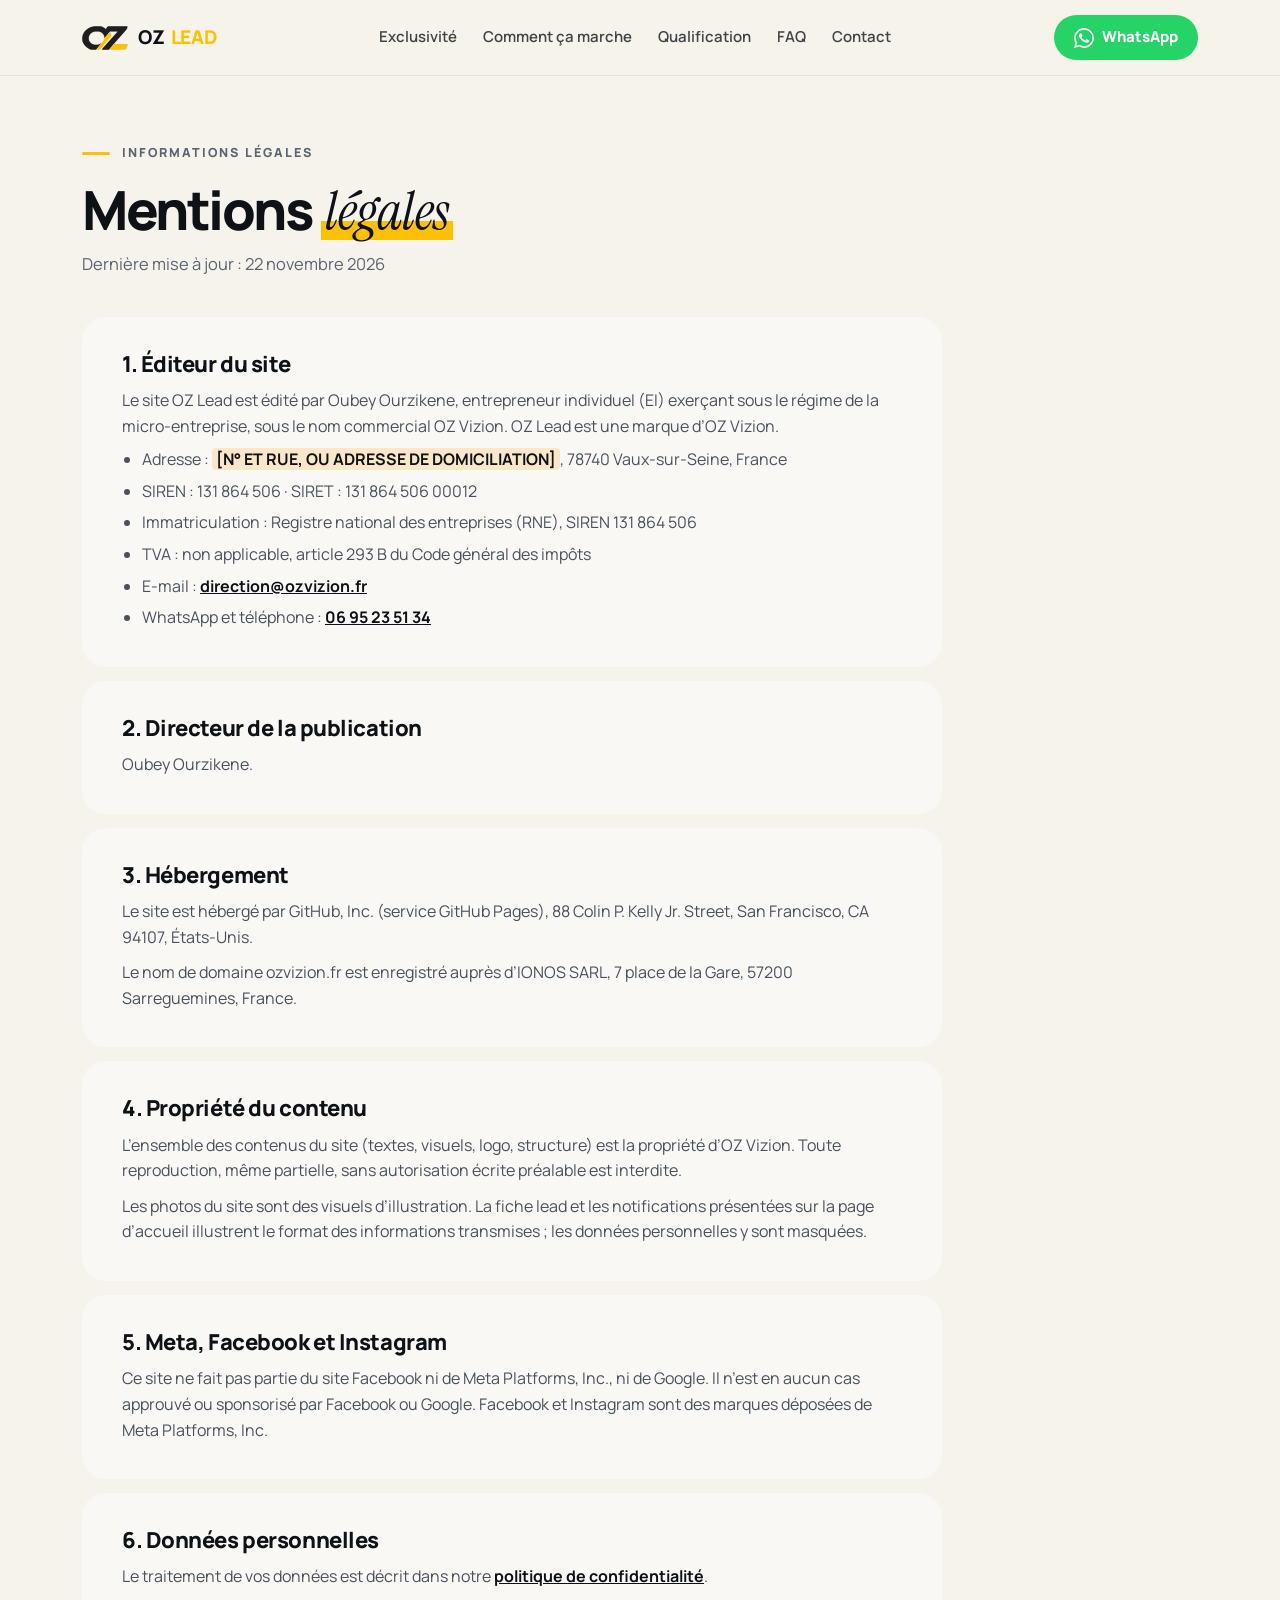
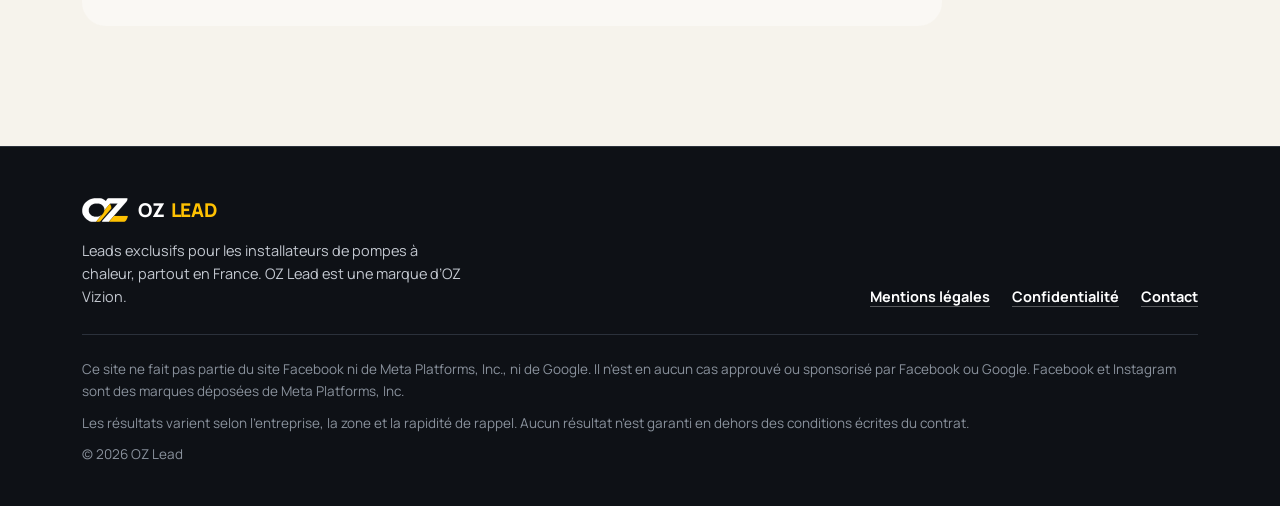
<file: lead/mentions-legales.html>
<!DOCTYPE html>

<html class="no-js" lang="fr">
<head>
<meta charset="utf-8"/>
<meta content="width=device-width, initial-scale=1, viewport-fit=cover" name="viewport"/>
<title>Mentions légales · OZ Lead</title>
<meta content="Mentions légales du site OZ Lead, une marque d'OZ Vizion." name="description"/>
<meta content="noindex, follow" name="robots"/>
<meta content="#0E1116" name="theme-color"/>
<link href="assets/favicon.svg" rel="icon" type="image/svg+xml"/>
<link href="assets/style.css?v=2" rel="stylesheet"/>
<script>document.documentElement.classList.remove('no-js')</script>
</head>
<body>
<svg aria-hidden="true" height="0" style="position:absolute" width="0">
<defs>
<symbol fill="none" id="i-arrow" stroke="currentColor" stroke-linecap="round" stroke-linejoin="round" stroke-width="2.4" viewbox="0 0 24 24"><path d="M5 12h14M13 6l6 6-6 6"></path></symbol>
<symbol fill="none" id="i-check" stroke="currentColor" stroke-linecap="round" stroke-linejoin="round" stroke-width="2.4" viewbox="0 0 24 24"><path d="M20 6 9 17l-5-5"></path></symbol>
<symbol fill="none" id="i-x" stroke="currentColor" stroke-linecap="round" stroke-linejoin="round" stroke-width="2.6" viewbox="0 0 24 24"><path d="M18 6 6 18M6 6l12 12"></path></symbol>
<symbol fill="none" id="i-phone" stroke="currentColor" stroke-linecap="round" stroke-linejoin="round" stroke-width="2" viewbox="0 0 24 24"><path d="M22 16.9v3a2 2 0 0 1-2.2 2 19.8 19.8 0 0 1-8.6-3.1 19.5 19.5 0 0 1-6-6A19.8 19.8 0 0 1 2.1 4.2 2 2 0 0 1 4.1 2h3a2 2 0 0 1 2 1.7c.1.9.4 1.8.7 2.7a2 2 0 0 1-.5 2.1L8 9.8a16 16 0 0 0 6 6l1.3-1.3a2 2 0 0 1 2.1-.4c.9.3 1.8.6 2.7.7a2 2 0 0 1 1.7 2z"></path></symbol>
<symbol fill="currentColor" id="i-wa" viewbox="0 0 24 24"><path d="M17.472 14.382c-.297-.149-1.758-.867-2.03-.967-.273-.099-.471-.148-.67.15-.197.297-.767.966-.94 1.164-.173.199-.347.223-.644.075-.297-.15-1.255-.463-2.39-1.475-.883-.788-1.48-1.761-1.653-2.059-.173-.297-.018-.458.13-.606.134-.133.298-.347.446-.52.149-.174.198-.298.298-.497.099-.198.05-.371-.025-.52-.075-.149-.669-1.612-.916-2.207-.242-.579-.487-.5-.669-.51-.173-.008-.371-.01-.57-.01-.198 0-.52.074-.792.372-.272.297-1.04 1.016-1.04 2.479 0 1.462 1.065 2.875 1.213 3.074.149.198 2.096 3.2 5.077 4.487.709.306 1.262.489 1.694.625.712.227 1.36.195 1.871.118.571-.085 1.758-.719 2.006-1.413.248-.694.248-1.289.173-1.413-.074-.124-.272-.198-.57-.347m-5.421 7.403h-.004a9.87 9.87 0 0 1-5.031-1.378l-.361-.214-3.741.982.998-3.648-.235-.374a9.86 9.86 0 0 1-1.51-5.26c.001-5.45 4.436-9.884 9.888-9.884 2.64 0 5.122 1.03 6.988 2.898a9.825 9.825 0 0 1 2.893 6.994c-.003 5.45-4.437 9.884-9.885 9.884m8.413-18.297A11.815 11.815 0 0 0 12.05 0C5.495 0 .16 5.335.157 11.892c0 2.096.547 4.142 1.588 5.945L.057 24l6.305-1.654a11.882 11.882 0 0 0 5.683 1.448h.005c6.554 0 11.89-5.335 11.893-11.893a11.821 11.821 0 0 0-3.48-8.413z"></path></symbol>
</defs>
</svg>
<a class="sr-only" href="#main">Aller au contenu</a>
<header class="topbar">
<div class="wrap">
<a aria-label="OZ Lead, accueil" class="logo" href="./">
<span class="logo__oz">OZ</span><span class="logo__word">LEAD</span>
</a>
<nav aria-label="Navigation principale" class="nav">
<a href="./#exclusif">Exclusivité</a>
<a href="./#comment">Comment ça marche</a>
<a href="./#qualification">Qualification</a>
<a href="./#faq">FAQ</a>
<a href="contact.html">Contact</a>
</nav>
<div class="topbar__right">
<a class="topbar__contact" href="contact.html">Contact</a>
<a aria-label="Écrire sur WhatsApp" class="btn btn--wa btn--top" href="https://wa.me/33695235134" rel="noopener" target="_blank">
<svg aria-hidden="true" class="wa-ico bounce"><use href="#i-wa"></use></svg><span class="wa-label">WhatsApp</span>
</a>
</div>
</div>
</header>
<main id="main">
<section class="legal-hero">
<div class="wrap">
<p class="kicker">Informations légales</p>
<h1>Mentions <span class="hl">légales</span></h1>
<p>Dernière mise à jour&nbsp;: 22 novembre 2026</p>
</div>
</section>
<section class="legal">
<div class="wrap">
<div class="legal__card">
<h2>1. Éditeur du&nbsp;site</h2>
<p>Le site OZ Lead est édité par Oubey Ourzikene, entrepreneur individuel (EI) exerçant sous le régime de la micro-entreprise, sous le nom commercial OZ Vizion. OZ Lead est une marque d’OZ Vizion.</p>
<ul>
<li>Adresse&nbsp;: <span class="todo">[N° ET RUE, OU ADRESSE DE DOMICILIATION]</span>, 78740 Vaux-sur-Seine, France</li>
<li>SIREN&nbsp;: 131&nbsp;864&nbsp;506 · SIRET&nbsp;: 131&nbsp;864&nbsp;506&nbsp;00012</li>
<li>Immatriculation&nbsp;: Registre national des entreprises (RNE), SIREN 131&nbsp;864&nbsp;506</li>
<li>TVA&nbsp;: non applicable, article 293 B du Code général des impôts</li>
<li>E-mail&nbsp;: <a href="mailto:direction@ozvizion.fr">direction@ozvizion.fr</a></li>
<li>WhatsApp et téléphone&nbsp;: <a href="tel:+33695235134">06&nbsp;95&nbsp;23&nbsp;51&nbsp;34</a></li>
</ul>
</div>
<div class="legal__card">
<h2>2. Directeur de la&nbsp;publication</h2>
<p>Oubey Ourzikene.</p>
</div>
<div class="legal__card">
<h2>3.&nbsp;Hébergement</h2>
<p>Le site est hébergé par GitHub, Inc. (service GitHub Pages), 88 Colin P. Kelly Jr. Street, San Francisco, CA 94107, États-Unis.</p>
<p>Le nom de domaine ozvizion.fr est enregistré auprès d’IONOS SARL, 7 place de la Gare, 57200 Sarreguemines, France.</p>
</div>
<div class="legal__card">
<h2>4. Propriété du&nbsp;contenu</h2>
<p>L’ensemble des contenus du site (textes, visuels, logo, structure) est la propriété d’OZ Vizion. Toute reproduction, même partielle, sans autorisation écrite préalable est interdite.</p>
<p>Les photos du site sont des visuels d’illustration. La fiche lead et les notifications présentées sur la page d’accueil illustrent le format des informations transmises&nbsp;; les données personnelles y sont masquées.</p>
</div>
<div class="legal__card">
<h2>5. Meta, Facebook et&nbsp;Instagram</h2>
<p>Ce site ne fait pas partie du site Facebook ni de Meta Platforms, Inc., ni de Google. Il n’est en aucun cas approuvé ou sponsorisé par Facebook ou Google. Facebook et Instagram sont des marques déposées de Meta Platforms, Inc.</p>
</div>
<div class="legal__card">
<h2>6. Données&nbsp;personnelles</h2>
<p>Le traitement de vos données est décrit dans notre <a href="confidentialite.html">politique de confidentialité</a>.</p>
</div>
</div>
</section>
</main>
<footer class="footer">
<div class="wrap">
<div class="footer__top">
<div>
<a aria-label="OZ Lead, accueil" class="logo" href="./" style="color:#fff"><span class="logo__oz">OZ</span><span class="logo__word">LEAD</span></a>
<p class="footer__tagline">Leads exclusifs pour les installateurs de pompes à chaleur, partout en France. OZ Lead est une marque d’OZ Vizion.</p>
</div>
<nav aria-label="Liens légaux" class="footer__links">
<a href="mentions-legales.html">Mentions légales</a>
<a href="confidentialite.html">Confidentialité</a>
<a href="contact.html">Contact</a>
</nav>
</div>
<div class="footer__legal">
<p>Ce site ne fait pas partie du site Facebook ni de Meta Platforms, Inc., ni de Google. Il n’est en aucun cas approuvé ou sponsorisé par Facebook ou Google. Facebook et Instagram sont des marques déposées de Meta Platforms, Inc.</p>
<p>Les résultats varient selon l’entreprise, la zone et la rapidité de rappel. Aucun résultat n’est garanti en dehors des conditions écrites du contrat.</p>
<p>© 2026 OZ Lead</p>
</div>
</div>
</footer>
<div aria-hidden="true" aria-labelledby="modal-title" aria-modal="true" class="modal" id="contact-modal" role="dialog">
<div class="modal__overlay" data-close=""></div>
<div class="modal__box" tabindex="-1">
<button aria-label="Fermer" class="modal__close" data-close="" type="button"><svg aria-hidden="true"><use href="#i-x"></use></svg></button>
<h2 id="modal-title">Deux façons de démarrer. <span class="hl">Aucune ne vous&nbsp;engage.</span></h2>
<p class="modal__intro">Vous nous écrivez maintenant, ou c’est nous qui vous écrivons. Comme vous préférez.</p>
<div class="options">
<div class="option option--dark">
<span class="option__tag">Contact direct</span>
<h3>Écrivez-nous&nbsp;maintenant</h3>
<p>On répond sur WhatsApp, de patron à patron.</p>
<a class="bignum" href="tel:+33695235134">06&nbsp;95&nbsp;23&nbsp;51&nbsp;34</a>
<a class="btn btn--wa" href="https://wa.me/33695235134?text=Bonjour%2C%20je%20suis%20int%C3%A9ress%C3%A9%20pour%20les%20leads%20exclusifs." rel="noopener" target="_blank"><svg aria-hidden="true" class="wa-ico bounce"><use href="#i-wa"></use></svg>Écrire sur&nbsp;WhatsApp</a>
<a class="btn btn--ghost" href="tel:+33695235134"><svg aria-hidden="true" height="18" width="18"><use href="#i-phone"></use></svg>Appeler</a>
</div>
<div class="option">
<span class="option__tag">Être rappelé</span>
<h3>On vous écrit dans&nbsp;l’heure</h3>
<p>Deux champs, rien de plus.</p>
<form class="callback-form" novalidate="">
<input name="_subject" type="hidden" value="OZ Lead · Nouvelle demande de rappel"/>
<input name="_template" type="hidden" value="table"/>
<input name="_captcha" type="hidden" value="false"/>
<input name="source" type="hidden" value=""/>
<div aria-hidden="true" class="hp"><label>Ne pas remplir <input autocomplete="off" name="_honey" tabindex="-1" type="text"/></label></div>
<div class="field">
<label for="m-prenom">Prénom</label>
<input autocomplete="given-name" id="m-prenom" maxlength="60" name="prenom" placeholder="Votre prénom" required="" type="text"/>
</div>
<div class="field">
<label for="m-tel">Numéro WhatsApp</label>
<input autocomplete="tel" id="m-tel" inputmode="tel" maxlength="25" name="whatsapp" placeholder="06 12 34 56 78" required="" type="tel"/>
</div>
<p aria-live="polite" class="form-err" role="alert"></p>
<button class="btn btn--main btn--full" type="submit">Être rappelé dans&nbsp;l’heure <svg aria-hidden="true" class="arrow" height="20" width="20"><use href="#i-arrow"></use></svg></button>
<p class="form-note">Vos informations servent uniquement à vous recontacter au sujet de votre demande. <a href="confidentialite.html">Confidentialité</a></p>
</form>
<div aria-live="polite" class="success" role="status">
<div class="success__ico"><svg aria-hidden="true"><use href="#i-check"></use></svg></div>
<h3>C’est&nbsp;noté.</h3>
<p>On vous écrit sur WhatsApp dans l’heure.</p>
</div>
</div>
</div>
</div>
</div>
<script defer="" src="assets/main.js"></script>
</body>
</html>
</file>
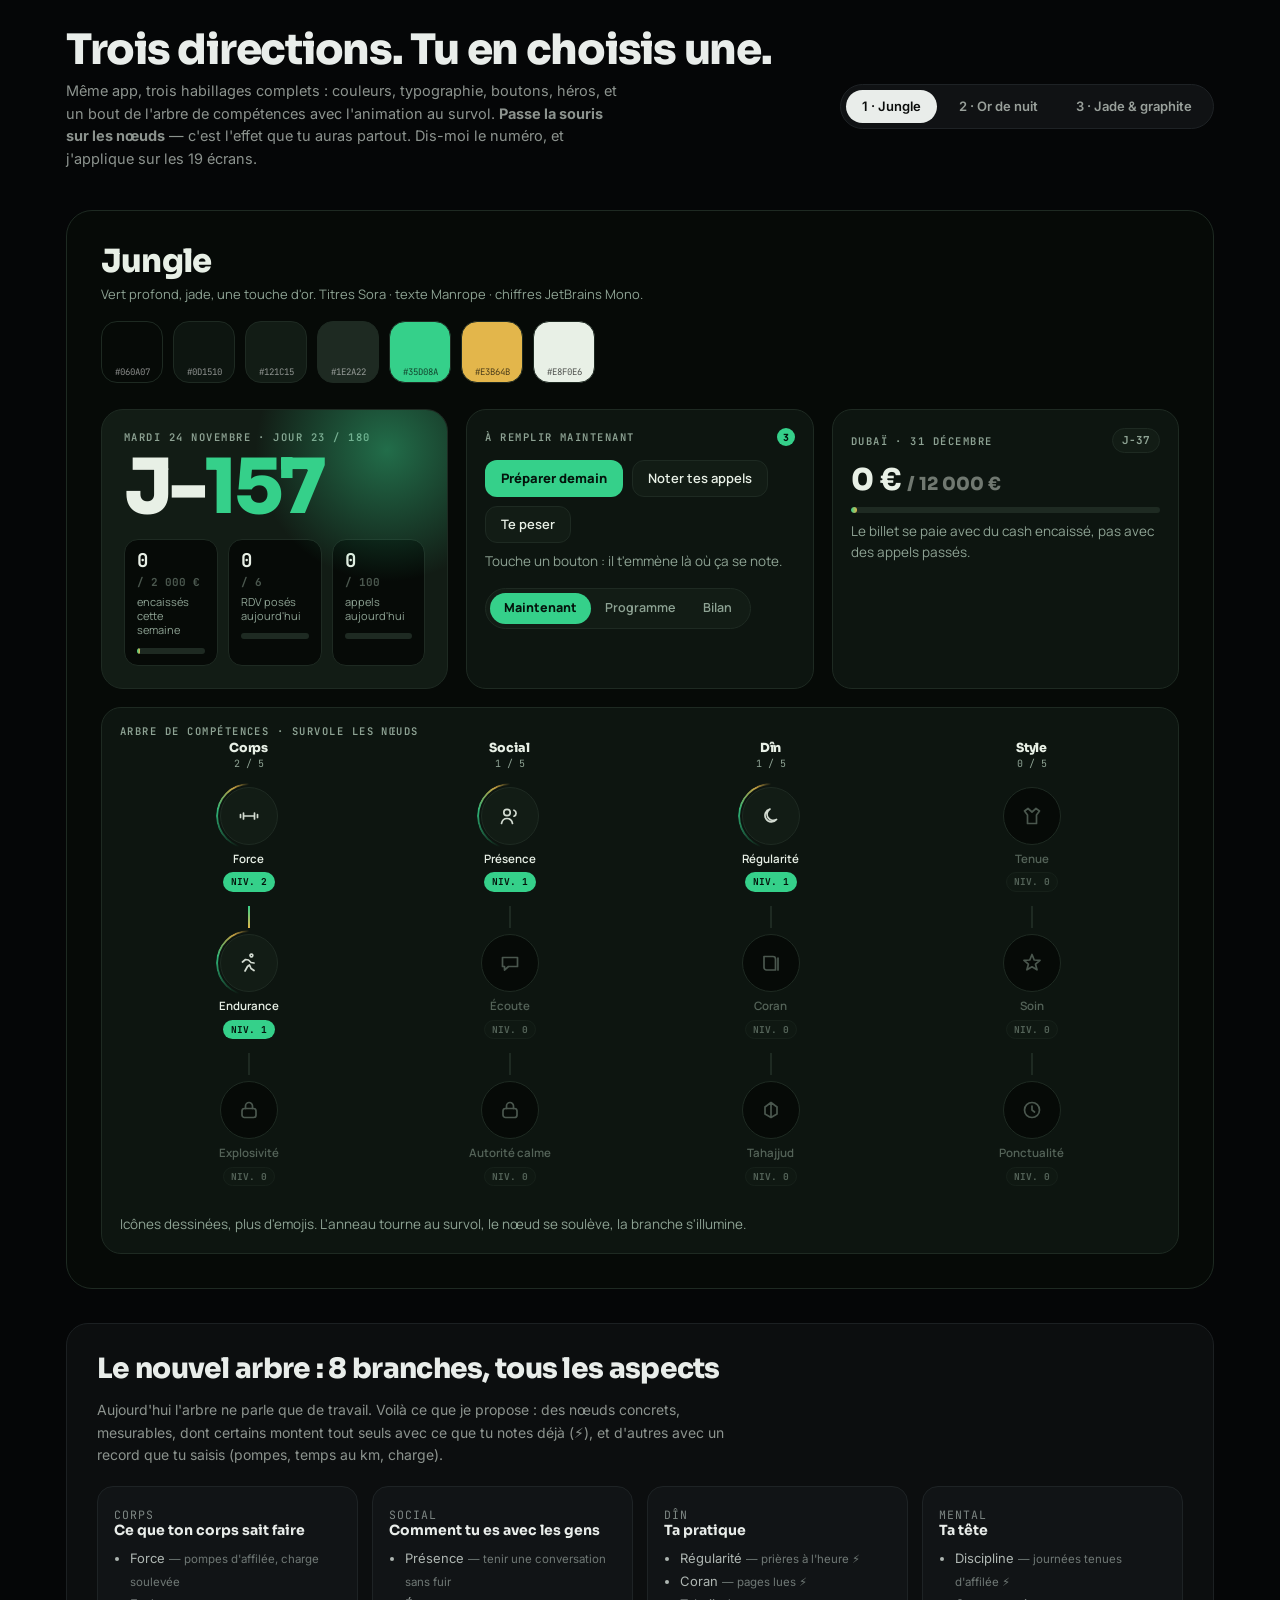
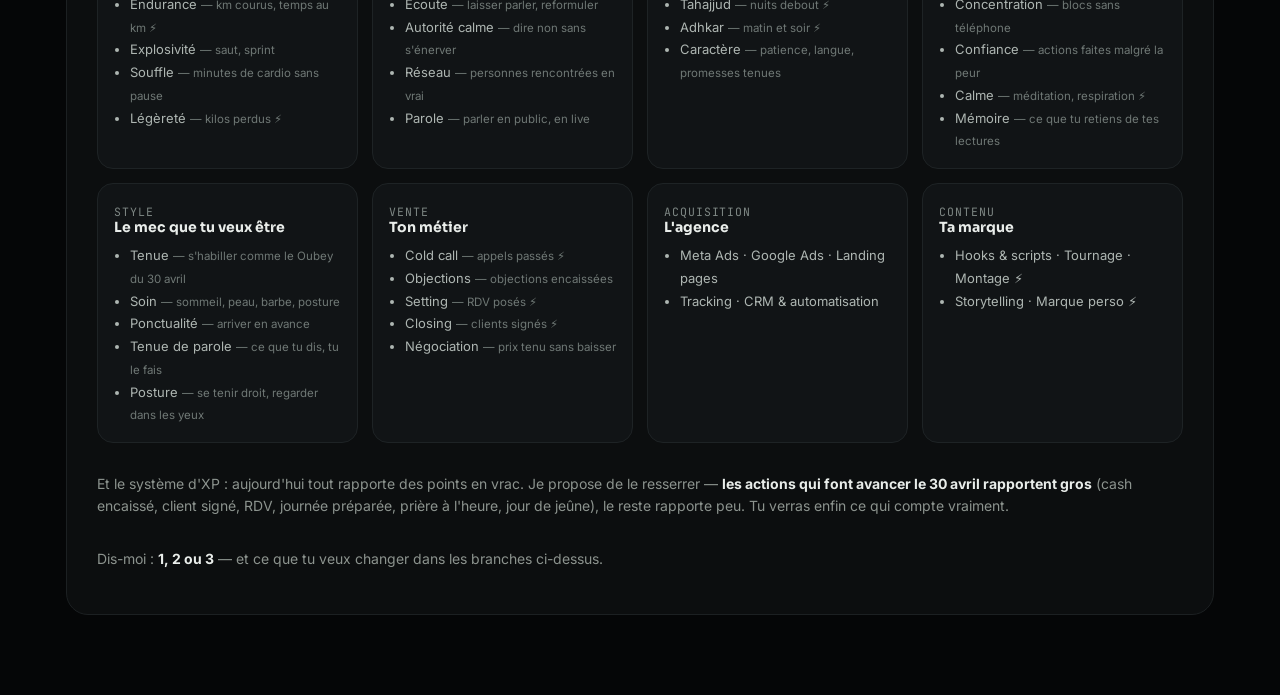
<file: tracking/style.html>
<!doctype html>
<html lang="fr">
<head>
<meta charset="utf-8">
<meta name="viewport" content="width=device-width, initial-scale=1, viewport-fit=cover">
<meta name="robots" content="noindex, nofollow">
<title>Direction artistique · 30.04.2027</title>
<link rel="preconnect" href="https://fonts.googleapis.com">
<link rel="preconnect" href="https://fonts.gstatic.com" crossorigin>
<link rel="stylesheet" href="https://fonts.googleapis.com/css2?family=Sora:wght@400;600;800&family=Manrope:wght@400;600;800&family=Bricolage+Grotesque:opsz,wght@12..96,600;12..96,800&family=Inter:wght@400;600;800&family=Space+Grotesk:wght@500;700&family=JetBrains+Mono:wght@400;700&family=IBM+Plex+Mono:wght@400;600&family=Space+Mono:wght@400;700&display=swap">
<style>
@property --a { syntax:'<angle>'; inherits:false; initial-value:0deg }

/* ---------- les trois directions ---------- */
.dir{
  --bg:#060A07; --s1:#0D1510; --s2:#121C15; --line:#1E2A22;
  --fg:#E8F0E6; --mut:#8EA394;
  --acc:#35D08A; --acc2:#E3B64B; --on-acc:#04140C;
  --glow:rgba(53,208,138,.45);
  --disp:"Sora",system-ui,sans-serif; --body:"Manrope",system-ui,sans-serif; --mono:"JetBrains Mono",monospace;
  --dw:800;
}
.dir[data-d="2"]{
  --bg:#0A0A0B; --s1:#121214; --s2:#17181A; --line:#26272B;
  --fg:#F2F0EA; --mut:#9A978E;
  --acc:#D9B44F; --acc2:#3E8265; --on-acc:#17130A;
  --glow:rgba(217,180,79,.42);
  --disp:"Bricolage Grotesque",system-ui,sans-serif; --body:"Inter",system-ui,sans-serif; --mono:"IBM Plex Mono",monospace;
  --dw:800;
}
.dir[data-d="3"]{
  --bg:#0B0D0E; --s1:#14181A; --s2:#1A2023; --line:#263033;
  --fg:#EDF2F1; --mut:#8E9C9B;
  --acc:#2FD4A8; --acc2:#C98A3A; --on-acc:#04140F;
  --glow:rgba(47,212,168,.4);
  --disp:"Space Grotesk",system-ui,sans-serif; --body:"Inter",system-ui,sans-serif; --mono:"Space Mono",monospace;
  --dw:700;
}

*{box-sizing:border-box}
body{margin:0;background:#050607;color:#E9EDEA;font-family:"Inter",system-ui,sans-serif;-webkit-font-smoothing:antialiased}
.wrap{max-width:1180px;margin:0 auto;padding:28px 16px 80px}
.top{display:flex;align-items:center;justify-content:space-between;gap:16px;flex-wrap:wrap;margin-bottom:26px}
h1{font:800 clamp(26px,4vw,42px)/1.05 "Sora",sans-serif;margin:0;letter-spacing:-.03em}
.sub{color:#8C938E;font-size:14.5px;margin-top:8px;max-width:62ch;line-height:1.55}
.switch{display:flex;gap:6px;background:#101214;border:1px solid #1E2225;border-radius:99px;padding:5px}
.switch button{appearance:none;border:0;background:transparent;color:#99A09B;font:600 13px/1 "Inter",sans-serif;padding:10px 16px;border-radius:99px;cursor:pointer;transition:.18s}
.switch button[aria-pressed="true"]{background:#E9EDEA;color:#0A0C0B}

/* ---------- la maquette ---------- */
.dir{background:var(--bg);color:var(--fg);font-family:var(--body);border:1px solid var(--line);border-radius:26px;padding:clamp(18px,3vw,34px);margin-top:18px}
.dname{font:var(--dw) clamp(22px,3vw,32px)/1 var(--disp);letter-spacing:-.025em}
.dmeta{color:var(--mut);font-size:13px;margin-top:8px}
.sw{display:flex;gap:10px;flex-wrap:wrap;margin:18px 0 26px}
.sw i{width:62px;height:62px;border-radius:16px;display:grid;place-items:end center;padding-bottom:5px;font:400 9px/1 var(--mono);color:#0008;border:1px solid var(--line)}
.grid{display:grid;grid-template-columns:repeat(auto-fit,minmax(290px,1fr));gap:18px}
.card{background:var(--s1);border:1px solid var(--line);border-radius:20px;padding:18px}
.k{font:600 10.5px/1 var(--mono);letter-spacing:.14em;text-transform:uppercase;color:var(--mut)}
.h3{font:var(--dw) 17px/1.2 var(--disp);margin:10px 0 0;letter-spacing:-.01em}
.p{color:var(--mut);font-size:13.5px;line-height:1.55;margin:8px 0 0}
.num{font-family:var(--mono);font-variant-numeric:tabular-nums}

/* héros */
.hero{background:var(--s2);border:1px solid var(--line);border-radius:22px;padding:22px;overflow:hidden;position:relative}
.hero::after{content:"";position:absolute;right:-90px;top:-110px;width:300px;height:300px;border-radius:50%;background:radial-gradient(circle,var(--glow),transparent 62%);pointer-events:none}
.jb{font:var(--dw) clamp(46px,7vw,76px)/.9 var(--disp);letter-spacing:-.045em;margin:10px 0 0;position:relative}
.jb span{color:var(--acc)}
.kpis{display:grid;grid-template-columns:repeat(3,1fr);gap:10px;margin-top:18px;position:relative}
.kpi{background:var(--bg);border:1px solid var(--line);border-radius:14px;padding:11px 12px}
.kpi b{font:700 19px/1 var(--mono);display:block}
.kpi small{color:var(--mut);font-size:11px;display:block;margin-top:5px;line-height:1.3}
.bar{height:6px;border-radius:99px;background:var(--line);overflow:hidden;margin-top:10px}
.bar i{display:block;height:100%;border-radius:99px;background:linear-gradient(90deg,var(--acc),var(--acc2))}

/* boutons, pastilles, segments */
.row{display:flex;gap:9px;flex-wrap:wrap;align-items:center;margin-top:14px}
.btn{appearance:none;border:1px solid var(--line);background:var(--s2);color:var(--fg);font:600 13px/1 var(--body);padding:11px 15px;border-radius:12px;cursor:pointer;transition:.18s}
.btn:hover{border-color:var(--acc);transform:translateY(-1px)}
.btn.pri{background:var(--acc);color:var(--on-acc);border-color:transparent;font-weight:800}
.btn.pri:hover{filter:brightness(1.08)}
.pill{font:700 11px/1 var(--mono);padding:6px 9px;border-radius:99px;background:var(--s2);border:1px solid var(--line);color:var(--mut)}
.pill.on{background:var(--acc);color:var(--on-acc);border-color:transparent}
.dot{min-width:18px;height:18px;border-radius:99px;background:var(--acc);color:var(--on-acc);font:800 10px/18px var(--body);text-align:center;display:inline-block;padding:0 5px}
.seg{display:inline-flex;background:var(--s2);border:1px solid var(--line);border-radius:99px;padding:4px}
.seg button{appearance:none;border:0;background:transparent;color:var(--mut);font:600 12.5px/1 var(--body);padding:9px 14px;border-radius:99px;cursor:pointer}
.seg button[aria-pressed="true"]{background:var(--acc);color:var(--on-acc);font-weight:800}

/* ---------- l'arbre ---------- */
.tree{display:grid;grid-template-columns:repeat(auto-fit,minmax(120px,1fr));gap:4px;margin-top:6px}
.br{display:flex;flex-direction:column;align-items:center;gap:0}
.brh{font:var(--dw) 12.5px/1 var(--disp);margin-bottom:4px;letter-spacing:-.01em}
.brs{font:400 10px/1 var(--mono);color:var(--mut);margin-bottom:12px}
.node{position:relative;display:flex;flex-direction:column;align-items:center;gap:7px;padding:6px 2px 14px;width:100%;cursor:pointer;background:none;border:0;color:inherit;font:inherit}
.ni{position:relative;width:58px;height:58px;border-radius:50%;display:grid;place-items:center;background:var(--s2);border:1px solid var(--line);transition:transform .25s cubic-bezier(.2,.9,.25,1)}
.ni svg{width:24px;height:24px;stroke:var(--fg);fill:none;stroke-width:1.7;stroke-linecap:round;stroke-linejoin:round;opacity:.9;transition:.25s}
.node.lock .ni{background:var(--bg)}
.node.lock .ni svg{stroke:var(--mut);opacity:.5}
.node.lock .nl,.node.lock .nv{color:var(--mut);opacity:.55}
.ring{position:absolute;inset:-5px;border-radius:50%;padding:2px;opacity:0;transition:opacity .25s;
  background:conic-gradient(from var(--a), transparent 0 55%, var(--acc) 78%, var(--acc2) 92%, transparent 100%);
  -webkit-mask:linear-gradient(#000 0 0) content-box,linear-gradient(#000 0 0);-webkit-mask-composite:xor;mask-composite:exclude}
.node.on .ring{opacity:.85}
.node:hover .ring,.node:focus-visible .ring{opacity:1;animation:sp 2.2s linear infinite}
.node:hover .ni{transform:translateY(-3px) scale(1.07)}
.node:hover .ni svg{stroke:var(--acc);opacity:1}
.node:hover .nl{color:var(--acc)}
@keyframes sp{to{--a:360deg}}
.nl{font:600 11.5px/1.2 var(--body);text-align:center;transition:.2s}
.nv{font:700 9.5px/1 var(--mono);color:var(--mut);background:var(--s2);border:1px solid var(--line);padding:4px 7px;border-radius:99px}
.node.on .nv{background:var(--acc);color:var(--on-acc);border-color:transparent}
.lk{width:2px;height:22px;background:var(--line);position:relative;overflow:hidden}
.lk.done{background:linear-gradient(180deg,var(--acc),var(--acc2))}
.br:hover .lk::after{content:"";position:absolute;inset:0;background:var(--acc);animation:fl 1.1s ease-in-out infinite}
@keyframes fl{0%{transform:translateY(-100%)}100%{transform:translateY(100%)}}
@media (prefers-reduced-motion:reduce){ .node:hover .ring,.br:hover .lk::after{animation:none} }

/* liste des branches proposées */
.plan{margin-top:34px;background:#0C0E0F;border:1px solid #1C2022;border-radius:22px;padding:clamp(18px,3vw,30px)}
.plan h2{font:800 clamp(20px,3vw,28px)/1.1 "Sora",sans-serif;margin:0 0 6px;letter-spacing:-.025em}
.plan .lead{color:#8C938E;font-size:14px;line-height:1.6;max-width:70ch}
.bl{display:grid;grid-template-columns:repeat(auto-fit,minmax(260px,1fr));gap:14px;margin-top:20px}
.bx{background:#111416;border:1px solid #1E2325;border-radius:16px;padding:16px}
.bx b{font:700 14px/1 "Sora",sans-serif;display:block;margin-bottom:4px}
.bx .t{color:#7E8784;font-size:11.5px;font-family:"JetBrains Mono",monospace;letter-spacing:.08em;text-transform:uppercase}
.bx ul{margin:10px 0 0;padding-left:16px;color:#AEB6B2;font-size:13px;line-height:1.75}
.bx li span{color:#6F7875;font-size:11.5px}
.foot{margin-top:30px;color:#8C938E;font-size:14px;line-height:1.6}
.foot b{color:#E9EDEA}
</style>
</head>
<body>
<div class="wrap">
  <div class="top">
    <div>
      <h1>Trois directions. Tu en choisis une.</h1>
      <p class="sub">Même app, trois habillages complets : couleurs, typographie, boutons, héros, et un bout de l'arbre de compétences avec l'animation au survol. <b>Passe la souris sur les nœuds</b> — c'est l'effet que tu auras partout. Dis-moi le numéro, et j'applique sur les 19 écrans.</p>
    </div>
    <div class="switch" role="group" aria-label="Changer de direction">
      <button data-s="1" aria-pressed="true">1 · Jungle</button>
      <button data-s="2" aria-pressed="false">2 · Or de nuit</button>
      <button data-s="3" aria-pressed="false">3 · Jade &amp; graphite</button>
    </div>
  </div>

  <section class="dir" id="demo" data-d="1">
    <div class="dname" id="dn">Jungle</div>
    <div class="dmeta" id="dm">Vert profond, jade, une touche d'or. Titres Sora · texte Manrope · chiffres JetBrains Mono.</div>
    <div class="sw" id="sw"></div>

    <div class="grid">
      <div class="hero">
        <div class="k">Mardi 24 novembre · jour 23 / 180</div>
        <div class="jb">J-<span>157</span></div>
        <div class="kpis">
          <div class="kpi"><b class="num">0 <small style="opacity:.5">/ 2 000 €</small></b><small>encaissés cette semaine</small><div class="bar"><i style="width:4%"></i></div></div>
          <div class="kpi"><b class="num">0 <small style="opacity:.5">/ 6</small></b><small>RDV posés aujourd'hui</small><div class="bar"><i style="width:0"></i></div></div>
          <div class="kpi"><b class="num">0 <small style="opacity:.5">/ 100</small></b><small>appels aujourd'hui</small><div class="bar"><i style="width:0"></i></div></div>
        </div>
      </div>

      <div class="card">
        <div style="display:flex;justify-content:space-between;align-items:center;gap:10px">
          <div class="k">À remplir maintenant</div><span class="dot">3</span>
        </div>
        <div class="row">
          <button class="btn pri">Préparer demain</button>
          <button class="btn">Noter tes appels</button>
          <button class="btn">Te peser</button>
        </div>
        <p class="p">Touche un bouton : il t'emmène là où ça se note.</p>
        <div class="row" style="margin-top:16px">
          <div class="seg"><button aria-pressed="true">Maintenant</button><button aria-pressed="false">Programme</button><button aria-pressed="false">Bilan</button></div>
        </div>
      </div>

      <div class="card">
        <div style="display:flex;justify-content:space-between;align-items:center;gap:10px">
          <div class="k">Dubaï · 31 décembre</div><span class="pill">J−37</span>
        </div>
        <div class="num" style="font:var(--dw) 30px/1 var(--disp);margin-top:12px">0 € <span style="opacity:.45;font-size:18px">/ 12 000 €</span></div>
        <div class="bar" style="margin-top:12px"><i style="width:2%"></i></div>
        <p class="p">Le billet se paie avec du cash encaissé, pas avec des appels passés.</p>
      </div>
    </div>

    <div class="card" style="margin-top:18px">
      <div class="k">Arbre de compétences · survole les nœuds</div>
      <div class="tree">
        <div class="br">
          <div class="brh">Corps</div><div class="brs">2 / 5</div>
          <button class="node on"><span class="ni"><span class="ring"></span><svg viewBox="0 0 24 24"><path d="M6.5 9v6M17.5 9v6M3.5 10.5v3M20.5 10.5v3M6.5 12h11"/></svg></span><span class="nl">Force</span><span class="nv">NIV. 2</span></button>
          <span class="lk done"></span>
          <button class="node on"><span class="ni"><span class="ring"></span><svg viewBox="0 0 24 24"><path d="M13 4.5a1.4 1.4 0 1 0 0-.1M8 20l2.5-4.5 2-1.5 1.5 3.5 3 2M5.5 11l3-2.5 3 .5 2.5 2.5 3 .5"/></svg></span><span class="nl">Endurance</span><span class="nv">NIV. 1</span></button>
          <span class="lk"></span>
          <button class="node lock"><span class="ni"><span class="ring"></span><svg viewBox="0 0 24 24"><rect x="5" y="10.5" width="14" height="9" rx="2.5"/><path d="M8.5 10.5V8a3.5 3.5 0 0 1 7 0v2.5"/></svg></span><span class="nl">Explosivité</span><span class="nv">NIV. 0</span></button>
        </div>
        <div class="br">
          <div class="brh">Social</div><div class="brs">1 / 5</div>
          <button class="node on"><span class="ni"><span class="ring"></span><svg viewBox="0 0 24 24"><circle cx="9" cy="8.5" r="3.2"/><path d="M3.5 19.5c.6-3.2 2.8-5 5.5-5s4.9 1.8 5.5 5M16 6.2a3.2 3.2 0 0 1 0 6"/></svg></span><span class="nl">Présence</span><span class="nv">NIV. 1</span></button>
          <span class="lk"></span>
          <button class="node lock"><span class="ni"><span class="ring"></span><svg viewBox="0 0 24 24"><path d="M4.5 6.5h15v9h-9l-4 3.5v-3.5h-2z"/></svg></span><span class="nl">Écoute</span><span class="nv">NIV. 0</span></button>
          <span class="lk"></span>
          <button class="node lock"><span class="ni"><span class="ring"></span><svg viewBox="0 0 24 24"><rect x="5" y="10.5" width="14" height="9" rx="2.5"/><path d="M8.5 10.5V8a3.5 3.5 0 0 1 7 0v2.5"/></svg></span><span class="nl">Autorité calme</span><span class="nv">NIV. 0</span></button>
        </div>
        <div class="br">
          <div class="brh">Dîn</div><div class="brs">1 / 5</div>
          <button class="node on"><span class="ni"><span class="ring"></span><svg viewBox="0 0 24 24"><path d="M17.5 15.5A6.5 6.5 0 1 1 11 5a5.2 5.2 0 0 0 6.5 10.5z"/></svg></span><span class="nl">Régularité</span><span class="nv">NIV. 1</span></button>
          <span class="lk"></span>
          <button class="node lock"><span class="ni"><span class="ring"></span><svg viewBox="0 0 24 24"><path d="M5 5.5h9a2.5 2.5 0 0 1 2.5 2.5v11H7.5A2.5 2.5 0 0 1 5 16.5z"/><path d="M19 7v12"/></svg></span><span class="nl">Coran</span><span class="nv">NIV. 0</span></button>
          <span class="lk"></span>
          <button class="node lock"><span class="ni"><span class="ring"></span><svg viewBox="0 0 24 24"><path d="M12 4.5v15M6 9l6-4.5L18 9M6 9v7l6 3.5 6-3.5V9"/></svg></span><span class="nl">Tahajjud</span><span class="nv">NIV. 0</span></button>
        </div>
        <div class="br">
          <div class="brh">Style</div><div class="brs">0 / 5</div>
          <button class="node lock"><span class="ni"><span class="ring"></span><svg viewBox="0 0 24 24"><path d="M8 4.5 12 8l4-3.5 3.5 2.5-3 4v8.5h-9V11l-3-4z"/></svg></span><span class="nl">Tenue</span><span class="nv">NIV. 0</span></button>
          <span class="lk"></span>
          <button class="node lock"><span class="ni"><span class="ring"></span><svg viewBox="0 0 24 24"><path d="M12 3.5 14.2 9l5.8.4-4.5 3.8 1.5 5.6L12 15.8 6.9 18.8l1.5-5.6L4 9.4 9.8 9z"/></svg></span><span class="nl">Soin</span><span class="nv">NIV. 0</span></button>
          <span class="lk"></span>
          <button class="node lock"><span class="ni"><span class="ring"></span><svg viewBox="0 0 24 24"><circle cx="12" cy="12" r="7.5"/><path d="M12 8v4l2.5 2"/></svg></span><span class="nl">Ponctualité</span><span class="nv">NIV. 0</span></button>
        </div>
      </div>
      <p class="p" style="margin-top:14px">Icônes dessinées, plus d'emojis. L'anneau tourne au survol, le nœud se soulève, la branche s'illumine.</p>
    </div>
  </section>

  <section class="plan">
    <h2>Le nouvel arbre : 8 branches, tous les aspects</h2>
    <p class="lead">Aujourd'hui l'arbre ne parle que de travail. Voilà ce que je propose : des nœuds concrets, mesurables, dont certains montent tout seuls avec ce que tu notes déjà (⚡), et d'autres avec un record que tu saisis (pompes, temps au km, charge).</p>
    <div class="bl">
      <div class="bx"><span class="t">Corps</span><b>Ce que ton corps sait faire</b><ul>
        <li>Force <span>— pompes d'affilée, charge soulevée</span></li>
        <li>Endurance <span>— km courus, temps au km ⚡</span></li>
        <li>Explosivité <span>— saut, sprint</span></li>
        <li>Souffle <span>— minutes de cardio sans pause</span></li>
        <li>Légèreté <span>— kilos perdus ⚡</span></li></ul></div>
      <div class="bx"><span class="t">Social</span><b>Comment tu es avec les gens</b><ul>
        <li>Présence <span>— tenir une conversation sans fuir</span></li>
        <li>Écoute <span>— laisser parler, reformuler</span></li>
        <li>Autorité calme <span>— dire non sans s'énerver</span></li>
        <li>Réseau <span>— personnes rencontrées en vrai</span></li>
        <li>Parole <span>— parler en public, en live</span></li></ul></div>
      <div class="bx"><span class="t">Dîn</span><b>Ta pratique</b><ul>
        <li>Régularité <span>— prières à l'heure ⚡</span></li>
        <li>Coran <span>— pages lues ⚡</span></li>
        <li>Tahajjud <span>— nuits debout ⚡</span></li>
        <li>Adhkar <span>— matin et soir ⚡</span></li>
        <li>Caractère <span>— patience, langue, promesses tenues</span></li></ul></div>
      <div class="bx"><span class="t">Mental</span><b>Ta tête</b><ul>
        <li>Discipline <span>— journées tenues d'affilée ⚡</span></li>
        <li>Concentration <span>— blocs sans téléphone</span></li>
        <li>Confiance <span>— actions faites malgré la peur</span></li>
        <li>Calme <span>— méditation, respiration ⚡</span></li>
        <li>Mémoire <span>— ce que tu retiens de tes lectures</span></li></ul></div>
      <div class="bx"><span class="t">Style</span><b>Le mec que tu veux être</b><ul>
        <li>Tenue <span>— s'habiller comme le Oubey du 30 avril</span></li>
        <li>Soin <span>— sommeil, peau, barbe, posture</span></li>
        <li>Ponctualité <span>— arriver en avance</span></li>
        <li>Tenue de parole <span>— ce que tu dis, tu le fais</span></li>
        <li>Posture <span>— se tenir droit, regarder dans les yeux</span></li></ul></div>
      <div class="bx"><span class="t">Vente</span><b>Ton métier</b><ul>
        <li>Cold call <span>— appels passés ⚡</span></li>
        <li>Objections <span>— objections encaissées</span></li>
        <li>Setting <span>— RDV posés ⚡</span></li>
        <li>Closing <span>— clients signés ⚡</span></li>
        <li>Négociation <span>— prix tenu sans baisser</span></li></ul></div>
      <div class="bx"><span class="t">Acquisition</span><b>L'agence</b><ul>
        <li>Meta Ads · Google Ads · Landing pages</li>
        <li>Tracking · CRM &amp; automatisation</li></ul></div>
      <div class="bx"><span class="t">Contenu</span><b>Ta marque</b><ul>
        <li>Hooks &amp; scripts · Tournage · Montage ⚡</li>
        <li>Storytelling · Marque perso ⚡</li></ul></div>
    </div>
    <p class="foot">Et le système d'XP : aujourd'hui tout rapporte des points en vrac. Je propose de le resserrer — <b>les actions qui font avancer le 30 avril rapportent gros</b> (cash encaissé, client signé, RDV, journée préparée, prière à l'heure, jour de jeûne), le reste rapporte peu. Tu verras enfin ce qui compte vraiment.</p>
    <p class="foot">Dis-moi : <b>1, 2 ou 3</b> — et ce que tu veux changer dans les branches ci-dessus.</p>
  </section>
</div>
<script>
const NAMES = {
  "1":["Jungle","Vert profond, jade, une touche d'or. Titres Sora · texte Manrope · chiffres JetBrains Mono."],
  "2":["Or de nuit","Noir neutre, or mat, vert sapin en second. Titres Bricolage Grotesque · texte Inter · chiffres IBM Plex Mono."],
  "3":["Jade & graphite","Graphite froid, jade vif, cuivre. Titres Space Grotesk · texte Inter · chiffres Space Mono."]
};
const SW = ["--bg","--s1","--s2","--line","--acc","--acc2","--fg"];
const demo = document.getElementById("demo");
function paint(){
  const d = demo.dataset.d, cs = getComputedStyle(demo);
  document.getElementById("dn").textContent = NAMES[d][0];
  document.getElementById("dm").textContent = NAMES[d][1];
  document.getElementById("sw").innerHTML = SW.map(v => {
    const c = cs.getPropertyValue(v).trim();
    return `<i style="background:${c};color:${v === "--fg" || v === "--acc" || v === "--acc2" ? "#000a" : "#fff8"}">${c}</i>`;
  }).join("");
}
document.querySelectorAll(".switch button").forEach(b => b.addEventListener("click", () => {
  document.querySelectorAll(".switch button").forEach(x => x.setAttribute("aria-pressed", String(x === b)));
  demo.dataset.d = b.dataset.s; paint();
}));
paint();
</script>
</body>
</html>
</file>
<file: lead/assets/style.css>
/* =========================================================
   OZ Lead — une marque d'OZ Vizion
   DA reprise d'ozvizion.fr : encre / crème / ambre
   Manrope (texte) + Instrument Serif italique (mots clés)
   ========================================================= */

@font-face {
  font-family: "Manrope";
  src: url("fonts/manrope.woff2") format("woff2");
  font-weight: 200 800;
  font-style: normal;
  font-display: swap;
}
@font-face {
  font-family: "Instrument Serif";
  src: url("fonts/instrument-serif-italic.woff2") format("woff2");
  font-weight: 400;
  font-style: italic;
  font-display: swap;
}

:root {
  --ink: #0E1116;
  --ink-2: #161B22;
  --ink-3: #1C2129;
  --line-dark: #2B313B;
  --amber: #F2B544;
  --amber-deep: #C98A0B;
  --cream: #F6F3EC;
  --cream-2: #EFEADF;
  --paper: #FAF8F4;
  --text: #4A515C;
  --muted: #5B6270;
  --muted-dark: #A3AAB5;
  --red: #E5484D;
  --green: #2E9E5B;
  --wa: #25D366;
  --wa-dark: #1DA851;

  --radius-card: 24px;
  --radius-sm: 14px;
  --pill: 999px;

  --sans: "Manrope", system-ui, -apple-system, "Segoe UI", Roboto, sans-serif;
  --serif: "Instrument Serif", Georgia, "Times New Roman", serif;

  --wrap: 1180px;
  --gutter: 22px;
  --section: 72px;
  --topbar-h: 64px;
}

@media (min-width: 900px) {
  :root { --gutter: 32px; --section: 120px; --topbar-h: 76px; }
}

*, *::before, *::after { box-sizing: border-box; }
html { -webkit-text-size-adjust: 100%; scroll-behavior: smooth; scroll-padding-top: calc(var(--topbar-h) + 12px); }
body {
  margin: 0;
  font-family: var(--sans);
  font-size: 16.5px;
  line-height: 1.5;
  color: var(--text);
  background: var(--cream);
  -webkit-font-smoothing: antialiased;
  overflow-x: hidden;
}
img { max-width: 100%; display: block; }
a { color: inherit; }
button { font: inherit; cursor: pointer; }
:focus-visible { outline: 3px solid var(--amber); outline-offset: 3px; border-radius: 6px; }

.wrap { width: 100%; max-width: var(--wrap); margin: 0 auto; padding: 0 var(--gutter); }
.section { padding: var(--section) 0; position: relative; }
.sr-only { position: absolute; width: 1px; height: 1px; overflow: hidden; clip: rect(0 0 0 0); white-space: nowrap; }

/* ---------- Titres ---------- */
h1, h2, h3, h4 { color: var(--ink); font-weight: 800; margin: 0; text-wrap: balance; }
h1 { font-size: clamp(34px, 9.4vw, 66px); line-height: 1.04; letter-spacing: -0.045em; }
h2 { font-size: clamp(30px, 7.4vw, 50px); line-height: 1.06; letter-spacing: -0.035em; }
h3 { font-size: 19px; line-height: 1.3; letter-spacing: -0.01em; }
p { margin: 0; }

/* mot clé : italique serif surligné ambre (signature OZ) */
.hl {
  font-family: var(--serif);
  font-style: italic;
  font-weight: 400;
  letter-spacing: -0.01em;
  padding: 0 0.08em;
  background: linear-gradient(var(--amber), var(--amber)) no-repeat 0 88% / 100% 0.36em;
  -webkit-box-decoration-break: clone;
  box-decoration-break: clone;
}
.dark .hl, .hl--dark { color: var(--amber); background: none; padding: 0; }

.lead { font-size: 18px; line-height: 1.55; color: var(--text); max-width: 640px; }
.dark .lead { color: #C3C8D0; }
@media (min-width: 900px) { .lead { font-size: 20px; } }

/* sur-titre de section : trait ambre + numéro */
.kicker {
  display: inline-flex; align-items: center; gap: 12px;
  font-size: 12.5px; font-weight: 800; letter-spacing: 0.16em; text-transform: uppercase;
  color: var(--muted); margin-bottom: 18px;
}
.kicker::before { content: ""; width: 28px; height: 3px; border-radius: 3px; background: var(--amber); }
.dark .kicker { color: var(--muted-dark); }

.section-head { margin-bottom: 40px; }
.section-head .lead { margin-top: 16px; }
@media (min-width: 900px) { .section-head { margin-bottom: 56px; } }

/* ---------- Boutons ---------- */
.btn {
  --bg: var(--amber); --fg: var(--ink);
  position: relative;
  display: inline-flex; align-items: center; justify-content: center; gap: 10px;
  min-height: 54px; padding: 15px 28px;
  border-radius: var(--pill); border: 0;
  background: var(--bg); color: var(--fg);
  font-size: 16.5px; font-weight: 800; letter-spacing: -0.005em;
  text-decoration: none; text-align: center;
  transition: transform .2s ease, box-shadow .2s ease, background-color .2s ease;
  -webkit-tap-highlight-color: transparent;
}
.btn .arrow { transition: transform .25s ease; flex: none; }
.btn:hover { transform: scale(1.03); }
.btn:hover .arrow { transform: translateX(4px); }
.btn:active { transform: scale(.97) translateY(1px); box-shadow: none; }
.btn--full { width: 100%; }
.btn--ink { --bg: var(--ink); --fg: #fff; }
.btn--ghost { --bg: transparent; --fg: var(--ink); box-shadow: inset 0 0 0 2px var(--ink); }
.dark .btn--ghost, .option--dark .btn--ghost { --fg: #fff; box-shadow: inset 0 0 0 2px rgba(255,255,255,.35); }
.btn--wa { --bg: var(--wa); --fg: #fff; }
.btn--wa:hover { --bg: var(--wa-dark); }

/* halo qui pulse toutes les 3 s sur le bouton principal */
.btn--main::after {
  content: ""; position: absolute; inset: 0; border-radius: inherit;
  box-shadow: 0 0 0 0 rgba(242, 181, 68, .55);
  animation: halo 3s ease-out infinite;
  pointer-events: none;
}
@keyframes halo {
  0% { box-shadow: 0 0 0 0 rgba(242,181,68,.55); }
  45%, 100% { box-shadow: 0 0 0 16px rgba(242,181,68,0); }
}

@media (max-width: 599px) { .btn-row .btn { width: 100%; } }
.btn-row { display: flex; flex-wrap: wrap; gap: 12px; margin-top: 32px; }
.btn-note { font-size: 14px; color: var(--muted); margin-top: 12px; }
.dark .btn-note { color: var(--muted-dark); }

/* icône WhatsApp : petit rebond toutes les 6 s */
.wa-ico { width: 20px; height: 20px; flex: none; fill: currentColor; }
.bounce { animation: bounce 6s ease-in-out infinite; }
@keyframes bounce {
  0%, 88%, 100% { transform: translateY(0); }
  91% { transform: translateY(-5px); }
  94% { transform: translateY(0); }
  97% { transform: translateY(-2px); }
}

/* ---------- Barre du haut ---------- */
.topbar {
  position: sticky; top: 0; z-index: 50;
  height: var(--topbar-h);
  background: rgba(246, 243, 236, .9);
  -webkit-backdrop-filter: saturate(1.4) blur(14px);
  backdrop-filter: saturate(1.4) blur(14px);
  border-bottom: 1px solid rgba(14,17,22,.07);
}
.topbar .wrap { height: 100%; display: flex; align-items: center; justify-content: space-between; gap: 16px; }
.logo { display: inline-flex; align-items: baseline; gap: 9px; text-decoration: none; color: var(--ink); flex: none; }
.logo__oz {
  font-family: var(--serif); font-style: italic; font-size: 34px; line-height: 1; letter-spacing: -0.02em;
  background: linear-gradient(var(--amber), var(--amber)) no-repeat 0 92% / 100% 0.42em;
  padding: 0 3px 0 1px;
}
.logo__word { font-weight: 800; font-size: 15px; letter-spacing: 0.32em; }
.dark .logo { color: #fff; }
.nav { display: none; gap: 26px; align-items: center; }
.nav a { text-decoration: none; font-weight: 600; font-size: 15px; color: var(--ink); opacity: .78; }
.nav a:hover { opacity: 1; }
.topbar__right { display: flex; align-items: center; gap: 14px; }
.topbar__contact { font-weight: 700; font-size: 14.5px; text-decoration: none; color: var(--ink); }
.btn--top { min-height: 44px; padding: 10px 16px; font-size: 15px; gap: 8px; }
@media (min-width: 980px) { .nav { display: flex; } .topbar__contact { display: none; } .btn--top { padding: 11px 20px; } }
@media (max-width: 380px) { .btn--top .wa-label { display: none; } .btn--top { padding: 10px 12px; } }

/* ---------- HERO ---------- */
.hero {
  position: relative; overflow: hidden;
  background: var(--ink); color: #C3C8D0;
  padding: 36px 0 64px;
}
.hero::before { /* lueur ambre + grille fine */
  content: ""; position: absolute; inset: 0; pointer-events: none;
  background:
    radial-gradient(60% 50% at 85% 20%, rgba(242,181,68,.16), transparent 70%),
    radial-gradient(40% 40% at 0% 100%, rgba(242,181,68,.08), transparent 70%),
    linear-gradient(rgba(255,255,255,.035) 1px, transparent 1px) 0 0 / 100% 64px,
    linear-gradient(90deg, rgba(255,255,255,.035) 1px, transparent 1px) 0 0 / 64px 100%;
  -webkit-mask-image: linear-gradient(180deg, #000 55%, transparent);
  mask-image: linear-gradient(180deg, #000 55%, transparent);
}
.hero .wrap { position: relative; display: grid; gap: 44px; }
.hero h1 { color: #fff; }
.eyebrow {
  display: inline-flex; align-items: center; gap: 10px;
  padding: 8px 14px; border-radius: var(--pill);
  background: rgba(255,255,255,.06); box-shadow: inset 0 0 0 1px rgba(255,255,255,.1);
  color: #fff; font-size: 12px; font-weight: 800; letter-spacing: .14em; text-transform: uppercase;
  margin-bottom: 22px;
}
.eyebrow .dot { width: 8px; height: 8px; border-radius: 50%; background: var(--amber); box-shadow: 0 0 0 4px rgba(242,181,68,.2); }
.hero__sub { margin-top: 20px; font-size: 17px; line-height: 1.55; max-width: 560px; }
.hero__sub + .hero__sub { margin-top: 10px; }
.hero__sub strong { color: #fff; }
.hero .btn-row { margin-top: 28px; }
.badges { list-style: none; display: flex; flex-wrap: wrap; gap: 8px 18px; padding: 0; margin: 22px 0 0; font-size: 14.5px; font-weight: 700; color: #fff; }
.badges li { display: inline-flex; align-items: center; gap: 7px; }
.badges svg { color: var(--amber); }

@media (min-width: 900px) {
  .hero { padding: 72px 0 120px; }
  .hero .wrap { grid-template-columns: 1.08fr .92fr; align-items: center; gap: 56px; }
  .hero__sub { font-size: 19px; }
}

/* visuel du hero : photo + téléphone + stickers */
.hero__visual { position: relative; max-width: 460px; width: 100%; margin: 0 auto; padding: 0 0 0 0; }
.photo {
  position: relative; overflow: hidden; border-radius: 28px;
  aspect-ratio: 4 / 5; background: var(--ink-3);
  box-shadow: 0 30px 80px -30px rgba(0,0,0,.7);
}
.photo img { width: 100%; height: 100%; object-fit: cover; }
.photo--hero { width: 80%; margin-left: auto; }
.photo--hero img { object-position: 62% 50%; }
.hero__visual { margin-bottom: 36px; }
@media (min-width: 900px) { .phone { width: 50%; } }
.photo__fallback {
  position: absolute; inset: 0; display: grid; place-items: center; text-align: center; padding: 24px;
  background: radial-gradient(80% 60% at 50% 30%, #2B313B, #161B22);
  color: var(--muted-dark); font-size: 13px; font-weight: 700;
}
.photo img + .photo__fallback { display: none; }

.phone {
  position: absolute; left: 0; bottom: -36px; width: 45%; max-width: 224px;
  aspect-ratio: 9 / 18.5; border-radius: 36px;
  background: #05070A; padding: 9px;
  box-shadow: 0 0 0 1.5px #2B313B, 0 30px 60px -18px rgba(0,0,0,.8);
}
.phone__screen {
  position: relative; height: 100%; border-radius: 28px; overflow: hidden;
  background: linear-gradient(170deg, #2a2418 0%, #12161d 55%, #0b0e13 100%);
  padding: 34px 9px 12px;
}
.phone__screen::before { /* encoche */
  content: ""; position: absolute; top: 8px; left: 50%; transform: translateX(-50%);
  width: 34%; height: 16px; border-radius: 10px; background: #05070A;
}
.phone__time { text-align: center; color: #fff; font-weight: 800; font-size: 34px; letter-spacing: -0.03em; line-height: 1; }
.phone__date { text-align: center; color: rgba(255,255,255,.7); font-size: 10.5px; font-weight: 600; margin: 4px 0 12px; }
.notifs { display: grid; gap: 6px; }
.notif {
  display: grid; grid-template-columns: 24px 1fr; gap: 7px; align-items: start;
  padding: 7px 8px; border-radius: 13px;
  background: rgba(246,243,236,.92); color: var(--ink);
  font-size: 9.5px; line-height: 1.3;
  opacity: 0; transform: translateY(-14px) scale(.96);
  transition: opacity .45s ease, transform .45s cubic-bezier(.2,.9,.3,1.2);
}
.notif.show { opacity: 1; transform: none; }
.notif__ico { width: 24px; height: 24px; border-radius: 7px; background: var(--ink); display: grid; place-items: center; }
.notif__ico svg { width: 13px; height: 13px; color: var(--amber); }
.notif__top { display: flex; justify-content: space-between; gap: 4px; font-weight: 800; font-size: 9px; text-transform: uppercase; letter-spacing: .04em; color: var(--muted); }
.notif__title { font-weight: 800; font-size: 10.5px; }
.notif__txt { color: var(--text); }

.sticker {
  position: absolute; z-index: 3;
  padding: 9px 14px; border-radius: var(--pill);
  font-size: 13px; font-weight: 800; white-space: nowrap;
  box-shadow: 0 14px 30px -12px rgba(0,0,0,.6);
  animation: float 6s ease-in-out infinite;
}
.sticker--amber { background: var(--amber); color: var(--ink); }
.sticker--cream { background: var(--cream); color: var(--ink); }
.sticker--line { background: var(--ink); color: #fff; box-shadow: inset 0 0 0 1.5px var(--amber), 0 14px 30px -12px rgba(0,0,0,.6); }
.sticker .hl { background-size: 100% .3em; }
.s1 { top: -3%; right: -2%; --r: 5deg; }
.s2 { bottom: 4%; left: -3%; --r: -4deg; animation-delay: -2s; }
.s3 { top: 50%; right: -4%; --r: -3deg; animation-delay: -4s; }
@keyframes float {
  0%, 100% { transform: translateY(0) rotate(var(--r, 0deg)); }
  50% { transform: translateY(-9px) rotate(var(--r, 0deg)); }
}
@media (max-width: 420px) {
  .sticker { font-size: 12px; padding: 7px 11px; }
  .s1 { right: 0; } .s2 { left: 0; } .s3 { right: 0; }
}

/* ---------- 4 cartes bénéfices ---------- */
.benefits { position: relative; z-index: 2; margin-top: -36px; }
.benefits__grid { display: grid; gap: 12px; }
.benefit {
  background: var(--paper); border-radius: 22px; padding: 22px;
  box-shadow: 0 1px 0 rgba(14,17,22,.04), 0 20px 40px -28px rgba(14,17,22,.35);
  display: grid; grid-template-columns: 48px 1fr; gap: 4px 16px; align-items: start;
}
.benefit .ico { grid-row: span 2; }
.benefit h3 { font-size: 17.5px; }
.benefit p { font-size: 15px; color: var(--muted); }
@media (min-width: 700px) { .benefits__grid { grid-template-columns: 1fr 1fr; } }
@media (min-width: 1080px) {
  .benefits { margin-top: -64px; }
  .benefits__grid { grid-template-columns: repeat(4, 1fr); }
  .benefit { grid-template-columns: 1fr; padding: 26px; }
  .benefit .ico { grid-row: auto; margin-bottom: 14px; }
}
.ico {
  width: 48px; height: 48px; border-radius: 14px; background: #fff; color: var(--ink);
  display: grid; place-items: center; box-shadow: 0 1px 0 rgba(14,17,22,.06);
}
.ico svg { width: 22px; height: 22px; }
.ico--amber { background: var(--amber); }
.ico--dark { background: var(--ink-3); color: var(--amber); box-shadow: inset 0 0 0 1px var(--line-dark); }
.tags { display: flex; flex-wrap: wrap; gap: 6px; margin-top: 2px; }
.tag { display: inline-flex; align-items: center; gap: 4px; font-size: 13px; font-weight: 800; padding: 3px 9px; border-radius: var(--pill); }
.tag--no { background: rgba(229,72,77,.1); color: #B4262B; }
.tag--yes { background: rgba(46,158,91,.12); color: #1F7A44; }

/* ---------- Bandeau défilant ---------- */
.marquee {
  margin-top: 56px; background: var(--cream-2); border-block: 1px solid rgba(14,17,22,.06);
  overflow: hidden; padding: 16px 0;
}
.marquee__track { display: flex; width: max-content; animation: marquee 38s linear infinite; }
.marquee:hover .marquee__track { animation-play-state: paused; }
.marquee__group { display: flex; align-items: center; flex: none; }
.marquee__item { display: inline-flex; align-items: center; gap: 28px; padding-right: 28px; font-weight: 800; font-size: 16px; color: var(--ink); white-space: nowrap; }
.marquee__item::after { content: "✦"; color: var(--amber-deep); font-size: 14px; }
@keyframes marquee { to { transform: translateX(-50%); } }

/* ---------- Compteurs ---------- */
.counters { display: grid; grid-template-columns: 1fr 1fr; gap: 1px; background: rgba(14,17,22,.08); border-radius: var(--radius-card); overflow: hidden; }
.counter { background: var(--cream); padding: 26px 20px; }
.counter__num { display: flex; align-items: baseline; gap: 6px; color: var(--ink); font-weight: 800; font-size: clamp(44px, 12vw, 64px); line-height: 1; letter-spacing: -0.05em; font-variant-numeric: tabular-nums; }
.counter__unit { font-family: var(--serif); font-style: italic; font-weight: 400; font-size: .55em; letter-spacing: 0; color: var(--amber-deep); }
.counter__label { margin-top: 10px; font-size: 15px; font-weight: 600; color: var(--text); max-width: 220px; }
@media (min-width: 900px) { .counters { grid-template-columns: repeat(4, 1fr); } .counter { padding: 36px 30px; } }

/* ---------- Sections sombres + séparateur diagonal ---------- */
.dark { background: var(--ink); color: #C3C8D0; }
.dark h2, .dark h3 { color: #fff; }
.diag-top { clip-path: polygon(0 36px, 100% 0, 100% 100%, 0 100%); padding-top: calc(var(--section) + 36px); margin-top: -1px; }
.diag-both { clip-path: polygon(0 36px, 100% 0, 100% calc(100% - 36px), 0 100%); padding-block: calc(var(--section) + 36px); }
@media (min-width: 900px) {
  .diag-top { clip-path: polygon(0 72px, 100% 0, 100% 100%, 0 100%); padding-top: calc(var(--section) + 72px); }
  .diag-both { clip-path: polygon(0 72px, 100% 0, 100% calc(100% - 72px), 0 100%); padding-block: calc(var(--section) + 72px); }
}

/* ---------- Avant / Après ---------- */
.ba { display: grid; gap: 16px; }
@media (min-width: 900px) { .ba { grid-template-columns: 1fr 1fr; gap: 20px; } }
.ba__col { border-radius: var(--radius-card); padding: 26px 22px; }
@media (min-width: 900px) { .ba__col { padding: 36px; } }
.ba__col--before { background: var(--ink-2); box-shadow: inset 0 0 0 1px var(--line-dark); }
.ba__col--after { background: var(--cream); color: var(--text); }
.ba__col--after h3 { color: var(--ink); }
.ba__label { display: inline-flex; align-items: center; gap: 8px; font-size: 12.5px; font-weight: 800; letter-spacing: .14em; text-transform: uppercase; margin-bottom: 18px; padding: 6px 12px; border-radius: var(--pill); }
.ba__col--before .ba__label { background: rgba(229,72,77,.14); color: #FF8A8E; }
.ba__col--after .ba__label { background: var(--amber); color: var(--ink); }
.ba__col h3 { font-size: 22px; margin-bottom: 18px; }
.ba ul { list-style: none; margin: 0; padding: 0; display: grid; gap: 12px; }
.ba li { display: grid; grid-template-columns: 22px 1fr; gap: 12px; font-size: 16.5px; line-height: 1.45; }
.ba li svg { width: 20px; height: 20px; margin-top: 2px; }
.ba__col--before li { color: #A3AAB5; }
.ba__col--before li span { text-decoration: line-through; text-decoration-color: rgba(229,72,77,.6); text-decoration-thickness: 1.5px; }
.ba__col--before svg { color: var(--red); }
.ba__col--after svg { color: var(--green); }
.ba__col--after li strong { color: var(--ink); }
.profiles { display: grid; gap: 12px; margin-top: 22px; }
@media (min-width: 700px) { .profiles { grid-template-columns: 1fr 1fr; } }
.profile { background: var(--ink-2); box-shadow: inset 0 0 0 1px var(--line-dark); border-radius: 18px; padding: 18px 20px; font-size: 15.5px; color: #C3C8D0; }
.profile b { display: block; color: var(--amber); font-size: 12.5px; letter-spacing: .12em; text-transform: uppercase; margin-bottom: 6px; }

/* ---------- Comparatif ---------- */
.compare { background: var(--paper); border-radius: var(--radius-card); overflow: hidden; box-shadow: 0 30px 60px -40px rgba(14,17,22,.4); }
.compare__row { display: grid; grid-template-columns: 1fr 1fr; border-top: 1px solid rgba(14,17,22,.07); }
.compare__row:first-child { border-top: 0; }
.compare__crit { grid-column: 1 / -1; padding: 16px 16px 0; font-size: 12.5px; font-weight: 800; letter-spacing: .1em; text-transform: uppercase; color: var(--muted); }
.compare__cell { padding: 10px 16px 18px; font-size: 15px; line-height: 1.4; display: grid; grid-template-columns: 20px 1fr; gap: 8px; align-items: start; }
.compare__cell svg { width: 18px; height: 18px; margin-top: 1px; }
.compare__cell--them { color: var(--muted); }
.compare__cell--them svg { color: var(--red); }
.compare__cell--us { background: rgba(242,181,68,.12); color: var(--ink); font-weight: 700; }
.compare__cell--us svg { color: var(--green); }
.compare__head .compare__cell { padding: 18px 16px; font-weight: 800; font-size: 14px; display: block; }
.compare__head .compare__cell--them { color: var(--muted); }
.compare__head .compare__cell--us { background: var(--ink); color: #fff; }
.compare__head .compare__cell--us .hl { color: var(--amber); background: none; }
@media (min-width: 900px) {
  .compare__row { grid-template-columns: 1.1fr 1fr 1fr; align-items: stretch; }
  .compare__crit { grid-column: auto; padding: 22px 26px; display: flex; align-items: center; font-size: 13px; }
  .compare__cell { padding: 22px 26px; font-size: 16px; }
  .compare__head .compare__cell { padding: 22px 26px; font-size: 16px; }
  .compare__head .compare__crit { visibility: hidden; }
}
@media (max-width: 899px) { .compare__head .compare__crit { display: none; } }

/* ---------- Frise ---------- */
.steps { position: relative; list-style: none; margin: 0; padding: 0 0 0 0; display: grid; gap: 22px; }
.steps__rail { position: absolute; left: 23px; top: 10px; bottom: 10px; width: 3px; border-radius: 3px; background: var(--line-dark); }
.steps__fill { position: absolute; left: 0; top: 0; width: 100%; height: 0; background: var(--amber); border-radius: 3px; transition: height .15s linear; }
.step { position: relative; display: grid; grid-template-columns: 48px 1fr; gap: 18px; }
.step__num {
  position: relative; z-index: 1; width: 48px; height: 48px; border-radius: 50%;
  display: grid; place-items: center; font-weight: 800; font-size: 15px;
  background: var(--ink); color: #fff; box-shadow: inset 0 0 0 2px var(--line-dark);
  transition: background .3s, color .3s, box-shadow .3s;
}
.step.is-on .step__num { background: var(--amber); color: var(--ink); box-shadow: 0 0 0 6px rgba(242,181,68,.18); }
.step__card { background: var(--ink-2); box-shadow: inset 0 0 0 1px var(--line-dark); border-radius: 20px; padding: 20px 20px 22px; }
.step__card h3 { font-size: 19px; margin-bottom: 6px; }
.step__card p { font-size: 15.5px; color: #A3AAB5; }
.step--you .step__card { background: var(--cream); box-shadow: none; }
.step--you .step__card h3 { color: var(--ink); }
.step--you .step__card p { color: var(--text); }
.yourpart { display: inline-flex; align-items: center; gap: 6px; margin-bottom: 10px; padding: 5px 11px; border-radius: var(--pill); background: var(--amber); color: var(--ink); font-size: 12px; font-weight: 800; letter-spacing: .1em; text-transform: uppercase; }
.yourpart-list { list-style: none; padding: 0; margin: 12px 0 0; display: grid; gap: 6px; font-size: 15px; font-weight: 700; color: var(--ink); }
.yourpart-list li { display: flex; gap: 8px; align-items: center; }
.yourpart-list svg { width: 16px; height: 16px; color: var(--amber-deep); }
@media (min-width: 900px) {
  .how { display: grid; grid-template-columns: .9fr 1.1fr; gap: 64px; align-items: start; }
  .how .section-head { position: sticky; top: calc(var(--topbar-h) + 40px); }
  .step__card { padding: 24px 26px 26px; }
}

/* ---------- Bande photo technicien ---------- */
.band { position: relative; border-radius: 28px; overflow: hidden; aspect-ratio: 4 / 5; background: var(--ink-3); }
.band img { width: 100%; height: 100%; object-fit: cover; }
.band__caption {
  position: absolute; left: 14px; right: 14px; bottom: 14px;
  background: rgba(14,17,22,.82); -webkit-backdrop-filter: blur(10px); backdrop-filter: blur(10px);
  color: #fff; border-radius: 18px; padding: 16px 18px; font-weight: 700; font-size: 16px; line-height: 1.4;
}
.band__caption .hl { color: var(--amber); background: none; }
@media (min-width: 700px) { .band { aspect-ratio: 21 / 9; } .band__caption { left: 28px; right: auto; bottom: 28px; max-width: 460px; font-size: 18px; } }

/* ---------- Qualification ---------- */
.guarantee {
  background: var(--ink); color: #C3C8D0; border-radius: 28px; padding: 28px 22px; position: relative; overflow: hidden;
}
.guarantee::after { content: ""; position: absolute; right: -60px; top: -60px; width: 220px; height: 220px; border-radius: 50%; border: 1.5px dashed rgba(242,181,68,.3); }
.guarantee h3 { color: #fff; font-size: clamp(24px, 6vw, 34px); line-height: 1.1; letter-spacing: -0.03em; }
.guarantee__list { display: flex; flex-wrap: wrap; gap: 8px; margin: 18px 0 20px; }
.guarantee__list span { padding: 7px 13px; border-radius: var(--pill); background: rgba(255,255,255,.07); box-shadow: inset 0 0 0 1px rgba(255,255,255,.12); color: #fff; font-weight: 700; font-size: 14px; }
.guarantee__why { border-top: 1px solid var(--line-dark); padding-top: 18px; display: grid; gap: 10px; }
.guarantee__why b { color: var(--amber); font-size: 12.5px; letter-spacing: .14em; text-transform: uppercase; }
.guarantee__why p { font-size: 16px; }
@media (min-width: 900px) { .guarantee { padding: 48px; } }

.qual { display: grid; gap: 20px; margin-top: 20px; }
@media (min-width: 900px) { .qual { grid-template-columns: .95fr 1.05fr; gap: 24px; align-items: start; } }
.filters { background: var(--paper); border-radius: var(--radius-card); padding: 24px 22px; }
.filters h3 { margin-bottom: 4px; }
.filters > p { font-size: 15px; color: var(--muted); margin-bottom: 16px; }
.filters ol { list-style: none; margin: 0; padding: 0; display: grid; gap: 10px; counter-reset: f; }
.filters li { counter-increment: f; display: grid; grid-template-columns: 34px 1fr; gap: 12px; align-items: center; background: #fff; border-radius: 14px; padding: 12px 14px; font-weight: 700; color: var(--ink); font-size: 15.5px; }
.filters li::before { content: counter(f, decimal-leading-zero); width: 34px; height: 34px; border-radius: 10px; background: var(--ink); color: var(--amber); display: grid; place-items: center; font-size: 13px; }
.filters li small { display: block; font-weight: 500; color: var(--muted); font-size: 13.5px; }
@media (min-width: 900px) { .filters { padding: 32px; } }

/* fiche lead façon Google Sheet */
.sheet { background: #fff; border-radius: 18px; overflow: hidden; box-shadow: 0 30px 60px -36px rgba(14,17,22,.45), 0 0 0 1px rgba(14,17,22,.08); font-size: 14px; }
.sheet__bar { display: flex; align-items: center; gap: 10px; padding: 12px 14px; border-bottom: 1px solid #E3E6EA; }
.sheet__doc { width: 22px; height: 28px; border-radius: 3px; background: #1E8E3E; position: relative; flex: none; }
.sheet__doc::after { content: ""; position: absolute; inset: 9px 5px 6px; border: 1.5px solid #fff; border-radius: 1px; background: linear-gradient(#fff,#fff) 50% 0/1.5px 100% no-repeat, linear-gradient(#fff,#fff) 0 50%/100% 1.5px no-repeat; }
.sheet__title { font-weight: 700; color: #1F2328; font-size: 14px; line-height: 1.2; }
.sheet__title small { display: block; font-weight: 500; color: #6B7280; font-size: 12px; }
.sheet__new { margin-left: auto; padding: 4px 10px; border-radius: var(--pill); background: rgba(46,158,91,.12); color: #1F7A44; font-weight: 800; font-size: 12px; white-space: nowrap; }
.sheet__grid { display: grid; grid-template-columns: 34px minmax(0, .9fr) minmax(0, 1.3fr); }
.sheet__grid > div { padding: 9px 10px; border-right: 1px solid #E3E6EA; border-bottom: 1px solid #E3E6EA; min-width: 0; overflow-wrap: anywhere; }
.sheet__grid > div:nth-child(3n) { border-right: 0; }
.sheet__h { background: #F1F3F4; color: #5F6368; font-size: 11.5px; font-weight: 700; text-align: center; padding: 5px !important; }
.sheet__n { background: #F8F9FA; color: #80868B; font-size: 11.5px; text-align: center; }
.sheet__k { color: #5F6368; font-weight: 600; }
.sheet__v { color: #1F2328; font-weight: 700; }
.sheet__v .ok { color: #1F7A44; }
.sheet__v .mono { font-family: ui-monospace, SFMono-Regular, Menlo, monospace; font-size: 12.5px; font-weight: 600; }
.sheet__grid .sel { background: rgba(242,181,68,.14); }

/* ---------- Bento ---------- */
.bento { display: grid; gap: 12px; }
.tile { border-radius: 22px; padding: 22px; background: var(--paper); position: relative; overflow: hidden; }
.tile h3 { font-size: 18px; margin: 14px 0 6px; }
.tile p { font-size: 15px; color: var(--muted); }
.tile--dark { background: var(--ink); }
.tile--dark h3 { color: #fff; }
.tile--dark p { color: #A3AAB5; }
.tile--amber { background: var(--amber); }
.tile--amber p { color: #3A2A06; }
.tile--amber .ico { background: var(--ink); color: var(--amber); }
.tile--photo { padding: 0; min-height: 260px; background: var(--ink-3); }
.tile--photo img { position: absolute; inset: 0; width: 100%; height: 100%; object-fit: cover; }
.tile--photo .tile__over { position: absolute; left: 14px; right: 14px; bottom: 14px; background: rgba(246,243,236,.94); border-radius: 14px; padding: 12px 14px; font-weight: 700; color: var(--ink); font-size: 14.5px; }
.tile .big { font-size: clamp(26px, 6vw, 34px); line-height: 1.08; letter-spacing: -0.03em; margin-top: 16px; }
@media (min-width: 700px) { .bento { grid-template-columns: repeat(2, 1fr); } .tile--wide { grid-column: span 2; } }
@media (min-width: 1000px) {
  .bento { grid-template-columns: repeat(4, 1fr); grid-auto-rows: minmax(170px, auto); }
  .tile { padding: 26px; }
  .tile--xl { grid-column: span 2; grid-row: span 2; }
  .tile--wide { grid-column: span 2; }
  .tile--tall { grid-row: span 2; }
}

/* ---------- Pour qui ---------- */
.fit { display: grid; gap: 16px; }
@media (min-width: 900px) { .fit { grid-template-columns: 1fr 1fr; gap: 20px; } }
.fit__col { border-radius: var(--radius-card); padding: 26px 22px; }
.fit__col--yes { background: var(--paper); box-shadow: inset 0 0 0 2px var(--green); }
.fit__col--no { background: var(--cream-2); }
.fit__col h3 { font-size: 21px; margin-bottom: 16px; display: flex; gap: 10px; align-items: center; }
.fit__col ul { list-style: none; margin: 0; padding: 0; display: grid; gap: 12px; }
.fit__col li { display: grid; grid-template-columns: 22px 1fr; gap: 10px; font-size: 16px; }
.fit__col li svg { width: 20px; height: 20px; margin-top: 2px; }
.fit__col--yes svg { color: var(--green); }
.fit__col--no svg { color: var(--red); }
@media (min-width: 900px) { .fit__col { padding: 36px; } }

/* ---------- FAQ ---------- */
.faq { display: grid; gap: 10px; max-width: 860px; }
.faq details { background: var(--paper); border-radius: 18px; transition: background .2s; }
.faq details[open] { background: #fff; box-shadow: 0 20px 40px -32px rgba(14,17,22,.4); }
.faq summary {
  list-style: none; cursor: pointer; padding: 18px 20px; min-height: 60px;
  display: grid; grid-template-columns: 1fr 30px; gap: 14px; align-items: center;
  font-weight: 800; color: var(--ink); font-size: 16.5px; line-height: 1.35;
  -webkit-tap-highlight-color: transparent;
}
.faq summary::-webkit-details-marker { display: none; }
.faq summary .pm { width: 30px; height: 30px; border-radius: 50%; background: var(--cream-2); position: relative; transition: background .2s, transform .3s; }
.faq summary .pm::before, .faq summary .pm::after { content: ""; position: absolute; left: 50%; top: 50%; width: 12px; height: 2px; background: var(--ink); border-radius: 2px; transform: translate(-50%,-50%); }
.faq summary .pm::after { transform: translate(-50%,-50%) rotate(90deg); transition: transform .3s; }
.faq details[open] .pm { background: var(--amber); }
.faq details[open] .pm::after { transform: translate(-50%,-50%) rotate(0deg); }
.faq .answer { padding: 0 20px 20px; font-size: 16px; color: var(--text); max-width: 720px; }
@media (min-width: 900px) { .faq summary { padding: 22px 26px; font-size: 17.5px; } .faq .answer { padding: 0 26px 24px; } .faq-layout { display: grid; grid-template-columns: .8fr 1.2fr; gap: 64px; align-items: start; } .faq-layout .section-head { position: sticky; top: calc(var(--topbar-h) + 40px); } }

/* ---------- Après votre message ---------- */
.after { display: grid; gap: 12px; counter-reset: a; }
@media (min-width: 900px) { .after { grid-template-columns: repeat(3, 1fr); gap: 16px; } }
.after__item { background: var(--paper); border-radius: 22px; padding: 22px; counter-increment: a; }
.after__item::before { content: "0" counter(a); display: block; font-family: var(--serif); font-style: italic; font-size: 44px; line-height: 1; color: var(--ink); margin-bottom: 14px; }
.after__item h3 { margin-bottom: 6px; }
.after__item p { font-size: 15.5px; color: var(--muted); }
@media (min-width: 900px) { .after__item { padding: 30px; } }

/* ---------- CTA final ---------- */
.final { text-align: center; }
.final h2 { font-size: clamp(34px, 8.6vw, 64px); max-width: 900px; margin: 0 auto; }
.final .lead { margin: 18px auto 0; }
.final .btn { margin-top: 32px; min-height: 62px; padding: 18px 36px; font-size: 18px; }
.final__direct { margin-top: 22px; font-size: 16px; color: #C3C8D0; }
.final__direct a { color: #fff; font-weight: 800; text-decoration: none; border-bottom: 2px solid var(--wa); white-space: nowrap; }
@media (max-width: 599px) { .final .btn { width: 100%; font-size: 17px; padding: 16px 18px; } }

/* ---------- Footer ---------- */
.footer { background: var(--ink); color: #8A929D; padding: 48px 0 40px; font-size: 13.5px; line-height: 1.6; border-top: 1px solid var(--line-dark); }
.footer__top { display: grid; gap: 22px; padding-bottom: 26px; border-bottom: 1px solid var(--line-dark); }
.footer__tagline { color: #C3C8D0; font-size: 14.5px; max-width: 380px; margin-top: 10px; }
.footer__links { display: flex; flex-wrap: wrap; gap: 10px 22px; }
.footer__links a { color: #fff; font-weight: 700; font-size: 14.5px; text-decoration: underline; text-underline-offset: 4px; text-decoration-color: rgba(255,255,255,.3); }
.footer__links a:hover { text-decoration-color: var(--amber); }
.footer__legal { display: grid; gap: 10px; padding-top: 24px; }
@media (min-width: 900px) { .footer__top { grid-template-columns: 1fr auto; align-items: end; } }

/* ---------- Barre mobile collante ---------- */
.mbar {
  position: fixed; left: 0; right: 0; bottom: 0; z-index: 60;
  display: flex; gap: 10px; padding: 10px 14px calc(10px + env(safe-area-inset-bottom));
  background: rgba(14,17,22,.94); -webkit-backdrop-filter: blur(12px); backdrop-filter: blur(12px);
  border-top: 1px solid var(--line-dark);
  transform: translateY(110%); transition: transform .35s ease;
}
.mbar.show { transform: none; }
.mbar .btn { flex: 1; min-height: 52px; padding: 12px 16px; font-size: 16px; }
.mbar .btn--wa { flex: 0 0 52px; padding: 0; }
.mbar .btn--wa .wa-ico { width: 26px; height: 26px; }
@media (min-width: 900px) { .mbar { display: none; } }
@media (max-width: 899px) { body.has-mbar .footer { padding-bottom: calc(40px + 76px + env(safe-area-inset-bottom)); } }

/* ---------- Pop-up ---------- */
.modal { position: fixed; inset: 0; z-index: 100; display: none; }
.modal.open { display: block; }
.modal__overlay { position: absolute; inset: 0; background: rgba(8,10,14,.66); -webkit-backdrop-filter: blur(4px); backdrop-filter: blur(4px); animation: fade .25s ease; }
.modal__box {
  position: relative; z-index: 1; background: var(--cream);
  width: 100%; height: 100%; overflow-y: auto; -webkit-overflow-scrolling: touch;
  padding: 64px 20px 32px;
  animation: pop .3s cubic-bezier(.2,.9,.3,1.1);
}
@media (min-width: 760px) {
  .modal__box { width: min(880px, calc(100% - 48px)); height: auto; max-height: calc(100% - 48px); margin: 24px auto; top: 50%; transform: translateY(-50%); border-radius: 28px; padding: 48px 40px 40px; margin: 0 auto; }
  .modal.open .modal__box { animation: popd .3s cubic-bezier(.2,.9,.3,1.1); }
}
@keyframes fade { from { opacity: 0; } }
@keyframes pop { from { opacity: 0; transform: translateY(18px); } }
@keyframes popd { from { opacity: 0; transform: translateY(calc(-50% + 18px)); } }
.modal__close {
  position: absolute; top: 14px; right: 14px; width: 44px; height: 44px; border-radius: 50%; border: 0;
  background: var(--ink); color: #fff; display: grid; place-items: center;
}
.modal__close svg { width: 18px; height: 18px; }
.modal h2 { font-size: clamp(28px, 7vw, 40px); }
.modal__intro { margin-top: 10px; color: var(--text); font-size: 16.5px; }
.options { display: grid; gap: 14px; margin-top: 26px; }
@media (min-width: 760px) { .options { grid-template-columns: 1fr 1fr; gap: 16px; } }
.option { background: var(--paper); border-radius: 22px; padding: 22px; box-shadow: 0 0 0 1px rgba(14,17,22,.06); }
.option--dark { background: var(--ink); color: #C3C8D0; }
.option__tag { display: inline-block; font-size: 12px; font-weight: 800; letter-spacing: .14em; text-transform: uppercase; padding: 5px 11px; border-radius: var(--pill); background: var(--amber); color: var(--ink); margin-bottom: 12px; }
.option h3 { font-size: 20px; margin-bottom: 4px; }
.option--dark h3 { color: #fff; }
.option p { font-size: 15px; }
.bignum { display: block; margin: 16px 0 16px; font-size: clamp(28px, 8vw, 34px); font-weight: 800; letter-spacing: -0.02em; color: #fff; text-decoration: none; white-space: nowrap; }
.option .btn { width: 100%; }
.option .btn + .btn { margin-top: 10px; }
.field { display: grid; gap: 6px; margin-top: 14px; }
.field label { font-weight: 800; font-size: 14px; color: var(--ink); }
.field input {
  width: 100%; min-height: 54px; padding: 14px 16px; border-radius: 14px;
  border: 2px solid rgba(14,17,22,.12); background: #fff; color: var(--ink);
  font: 600 16.5px/1.2 var(--sans);
}
.field input:focus { outline: none; border-color: var(--ink); box-shadow: 0 0 0 4px rgba(242,181,68,.35); }
.field input[aria-invalid="true"] { border-color: var(--red); }
.form-err { color: #B4262B; font-size: 14px; font-weight: 700; margin-top: 10px; min-height: 0; }
.form-note { font-size: 12.5px; color: var(--muted); margin-top: 12px; line-height: 1.45; }
.form-note a { color: var(--ink); }
.hp { position: absolute; left: -9999px; width: 1px; height: 1px; overflow: hidden; }
form .btn { margin-top: 16px; }
.success { display: none; text-align: center; padding: 18px 6px 6px; }
.success.show { display: block; }
.success__ico { width: 64px; height: 64px; margin: 0 auto 14px; border-radius: 50%; background: var(--green); color: #fff; display: grid; place-items: center; }
.success__ico svg { width: 30px; height: 30px; }
.success h3 { font-size: 22px; }
.success p { margin-top: 6px; }
body.modal-open { overflow: hidden; }

/* ---------- Apparition au scroll ---------- */
.reveal { opacity: 0; transform: translateY(26px); transition: opacity .7s ease, transform .7s cubic-bezier(.2,.8,.2,1); }
.reveal.in { opacity: 1; transform: none; }
.no-js .reveal { opacity: 1; transform: none; }

/* ---------- Pages légales ---------- */
.legal-hero { padding: 56px 0 24px; }
.legal-hero h1 { font-size: clamp(34px, 8vw, 54px); }
.legal-hero p { margin-top: 12px; color: var(--muted); }
.legal { padding: 16px 0 var(--section); }
.legal__card { background: var(--paper); border-radius: var(--radius-card); padding: 26px 22px; max-width: 860px; }
.legal__card + .legal__card { margin-top: 14px; }
.legal h2 { font-size: 22px; letter-spacing: -0.02em; margin-bottom: 12px; }
.legal p, .legal li { font-size: 16px; line-height: 1.6; }
.legal p + p { margin-top: 10px; }
.legal ul { padding-left: 20px; margin: 8px 0 0; }
.legal li + li { margin-top: 6px; }
.legal a { color: var(--ink); font-weight: 700; }
.todo { background: rgba(242,181,68,.25); color: var(--ink); padding: 0 4px; border-radius: 4px; font-weight: 700; }
@media (min-width: 900px) { .legal__card { padding: 36px 40px; } }
.contact-grid { display: grid; gap: 14px; max-width: 980px; }
@media (min-width: 860px) { .contact-grid { grid-template-columns: 1fr 1fr; gap: 16px; } }

/* ---------- Mouvement réduit : tout s'arrête ---------- */
@media (prefers-reduced-motion: reduce) {
  html { scroll-behavior: auto; }
  *, *::before, *::after { animation: none !important; transition: none !important; }
  .reveal { opacity: 1; transform: none; }
  .notif { opacity: 1; transform: none; }
  .marquee__track { transform: none; }
}

/* ---------- Compléments bento ---------- */
.tile--photo { background: radial-gradient(90% 70% at 30% 20%, rgba(242,181,68,.18), transparent 60%), var(--ink); }
.tile__deco { position: absolute; inset: 0; display: grid; place-items: center; color: rgba(242,181,68,.28); }
.tile__deco svg { width: 96px; height: 96px; }
.tile--photo img { z-index: 1; }
.tile--photo .tile__over { z-index: 2; }
@media (min-width: 700px) { .tile--full { grid-column: 1 / -1; } }
@media (min-width: 700px) and (max-width: 999px) { .tile--photo { grid-column: span 2; min-height: 320px; } }
@media (min-width: 1000px) { .tile--full { display: grid; grid-template-columns: auto 1fr auto; gap: 8px 28px; align-items: center; } .tile--full .ico { grid-row: span 2; } .tile--full h3.big { margin: 0; } .tile--full p { grid-column: 2; } .tile--full .btn-row { grid-column: 3; grid-row: 1 / span 2; margin: 0 !important; } }
.notif__top span:first-child { overflow: hidden; text-overflow: ellipsis; white-space: nowrap; min-width: 0; }
.notif__top { flex-wrap: nowrap; }
.notif > div:last-child { min-width: 0; }
.notif__title { overflow-wrap: anywhere; }
@media (max-width: 520px) {
  .phone { width: 50%; }
  .notif { grid-template-columns: 1fr; padding: 7px 8px; }
  .notif__ico { display: none; }
}
:root { --amber: #FEC102; --amber-deep: #B98C00; }
@keyframes halo { 0% { box-shadow: 0 0 0 0 rgba(254,193,2,.55); } 45%, 100% { box-shadow: 0 0 0 16px rgba(254,193,2,0); } }
.btn--main::after { animation-name: halo; }
/* =========== DA claire OZ Lead (logo + hero clair façon ozvizion.fr) =========== */
.logo { align-items: center; gap: 10px; }
.logo::before { content: ""; width: 46px; height: 24px; background: url("oz-symbol.svg") no-repeat center / contain; flex: none; }
.footer .logo::before { background-image: url("oz-symbol-white.svg"); }
.logo__oz { font-family: var(--sans); font-style: normal; font-weight: 800; font-size: 19px; letter-spacing: -0.01em; background: none; padding: 0; }
.logo__word { font-weight: 800; font-size: 19px; letter-spacing: -0.01em; color: var(--amber); }
.logo .logo__oz + .logo__word { margin-left: -4px; }
.compare__head .logo__oz { color: #fff; font-size: 16px !important; }
.compare__head .logo__word { font-size: 16px !important; }

.hero { background: var(--cream); color: var(--text); }
.hero::before {
  background:
    radial-gradient(55% 60% at 8% 0%, rgba(196, 181, 253, .35), transparent 70%),
    radial-gradient(50% 55% at 100% 10%, rgba(254, 215, 170, .55), transparent 70%),
    radial-gradient(40% 40% at 70% 100%, rgba(254, 193, 2, .12), transparent 70%);
  -webkit-mask-image: none; mask-image: none;
}
.hero h1 { color: var(--ink); }
.hero__sub strong { color: var(--ink); }
.eyebrow { background: #fff; color: var(--ink); box-shadow: 0 1px 0 rgba(14,17,22,.06), 0 8px 24px -16px rgba(14,17,22,.4); letter-spacing: .02em; text-transform: none; font-size: 13.5px; font-weight: 700; }
.eyebrow .dot { background: var(--green); box-shadow: 0 0 0 4px rgba(46,158,91,.18); animation: dotpulse 2s ease-in-out infinite; }
@keyframes dotpulse { 50% { box-shadow: 0 0 0 7px rgba(46,158,91,.05); } }
.badges { color: var(--ink); font-weight: 600; }
.badges svg { color: var(--green); }
.hero-note { margin-top: 14px; font-size: 14px; color: var(--muted); }
.spark { position: absolute; color: var(--amber); font-size: 16px; animation: float 5s ease-in-out infinite; pointer-events: none; }

.hero__visual { max-width: 380px; margin-bottom: 0; display: flex; justify-content: center; padding: 24px 0 8px; }
.phone { position: relative; left: auto; bottom: auto; width: 74%; max-width: 300px; box-shadow: 0 0 0 1.5px #2B313B, 0 40px 80px -30px rgba(14,17,22,.55); }
@media (min-width: 900px) { .phone { width: 300px; } .hero__visual { max-width: 460px; } }
.notif__ico { background: #fff; }
.notif__ico img { width: 18px; height: auto; }
.phone__screen { padding: 40px 11px 14px; }
.notif { font-size: 11px; }
.notif__top { font-size: 10px; text-transform: none; letter-spacing: 0; }
.notif__title { font-size: 12px; }
.s1 { top: 18%; left: -4%; right: auto; --r: -5deg; }
.s2 { top: 6%; right: -4%; left: auto; bottom: auto; --r: 3deg; }
.s3 { bottom: 10%; left: -2%; right: auto; top: auto; --r: -3deg; }
@media (max-width: 420px) { .s1 { left: 0; } .s2 { right: 0; } .s3 { left: 0; } }
@media (max-width: 520px) { .phone { width: 78%; } .notif { grid-template-columns: 24px 1fr; } .notif__ico { display: grid; } }
</file>
